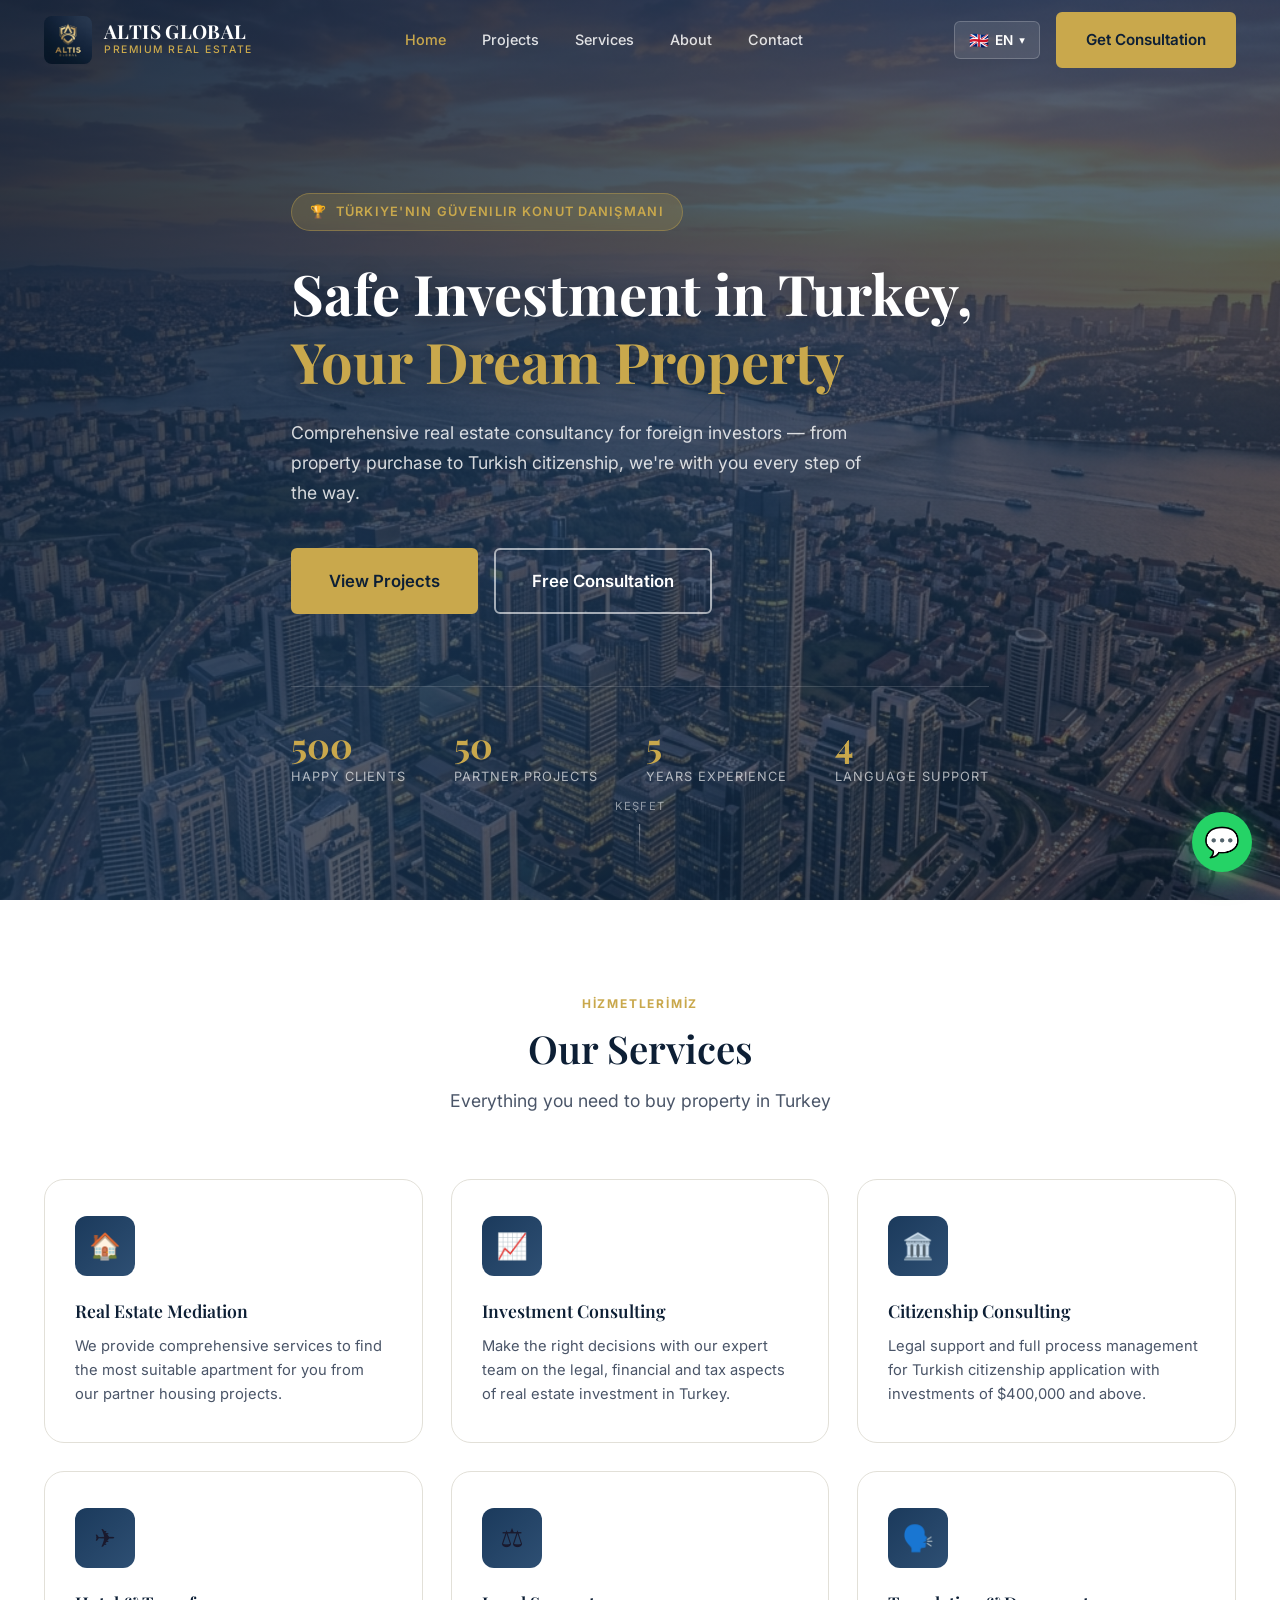
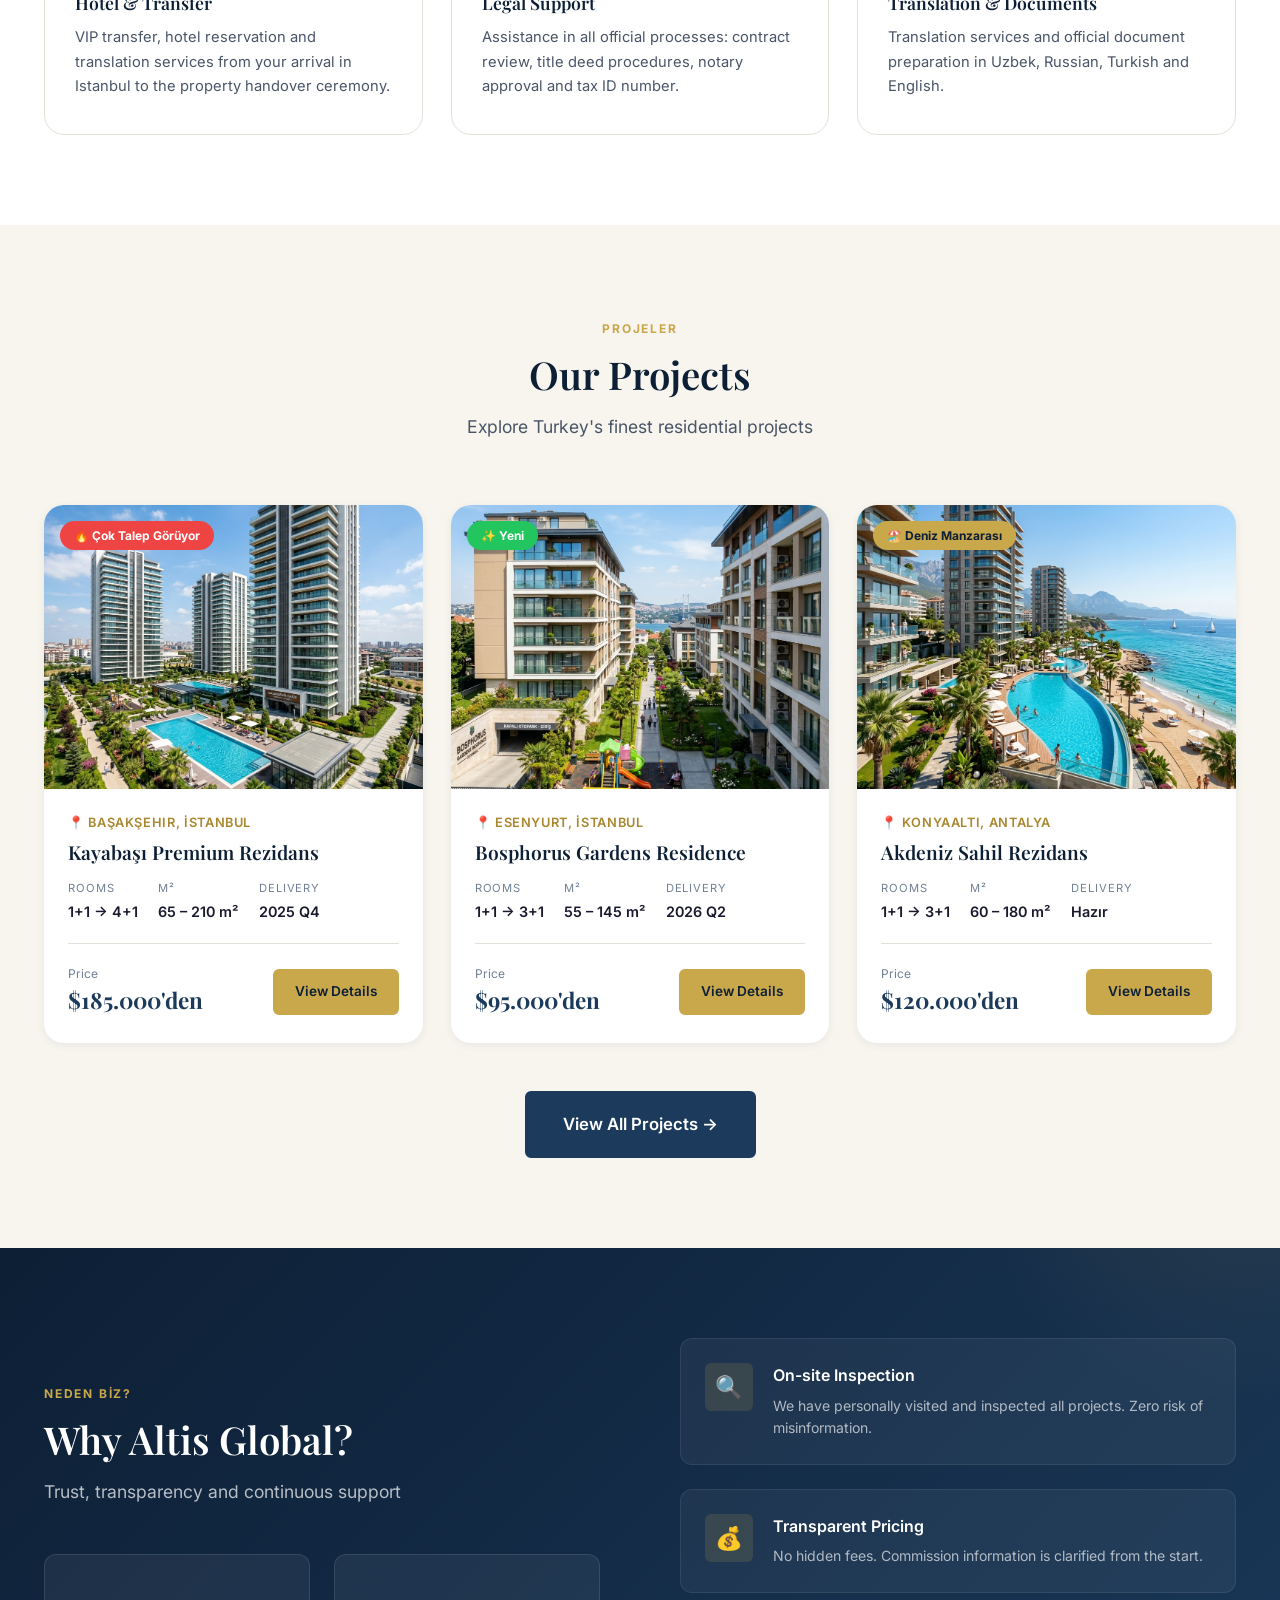
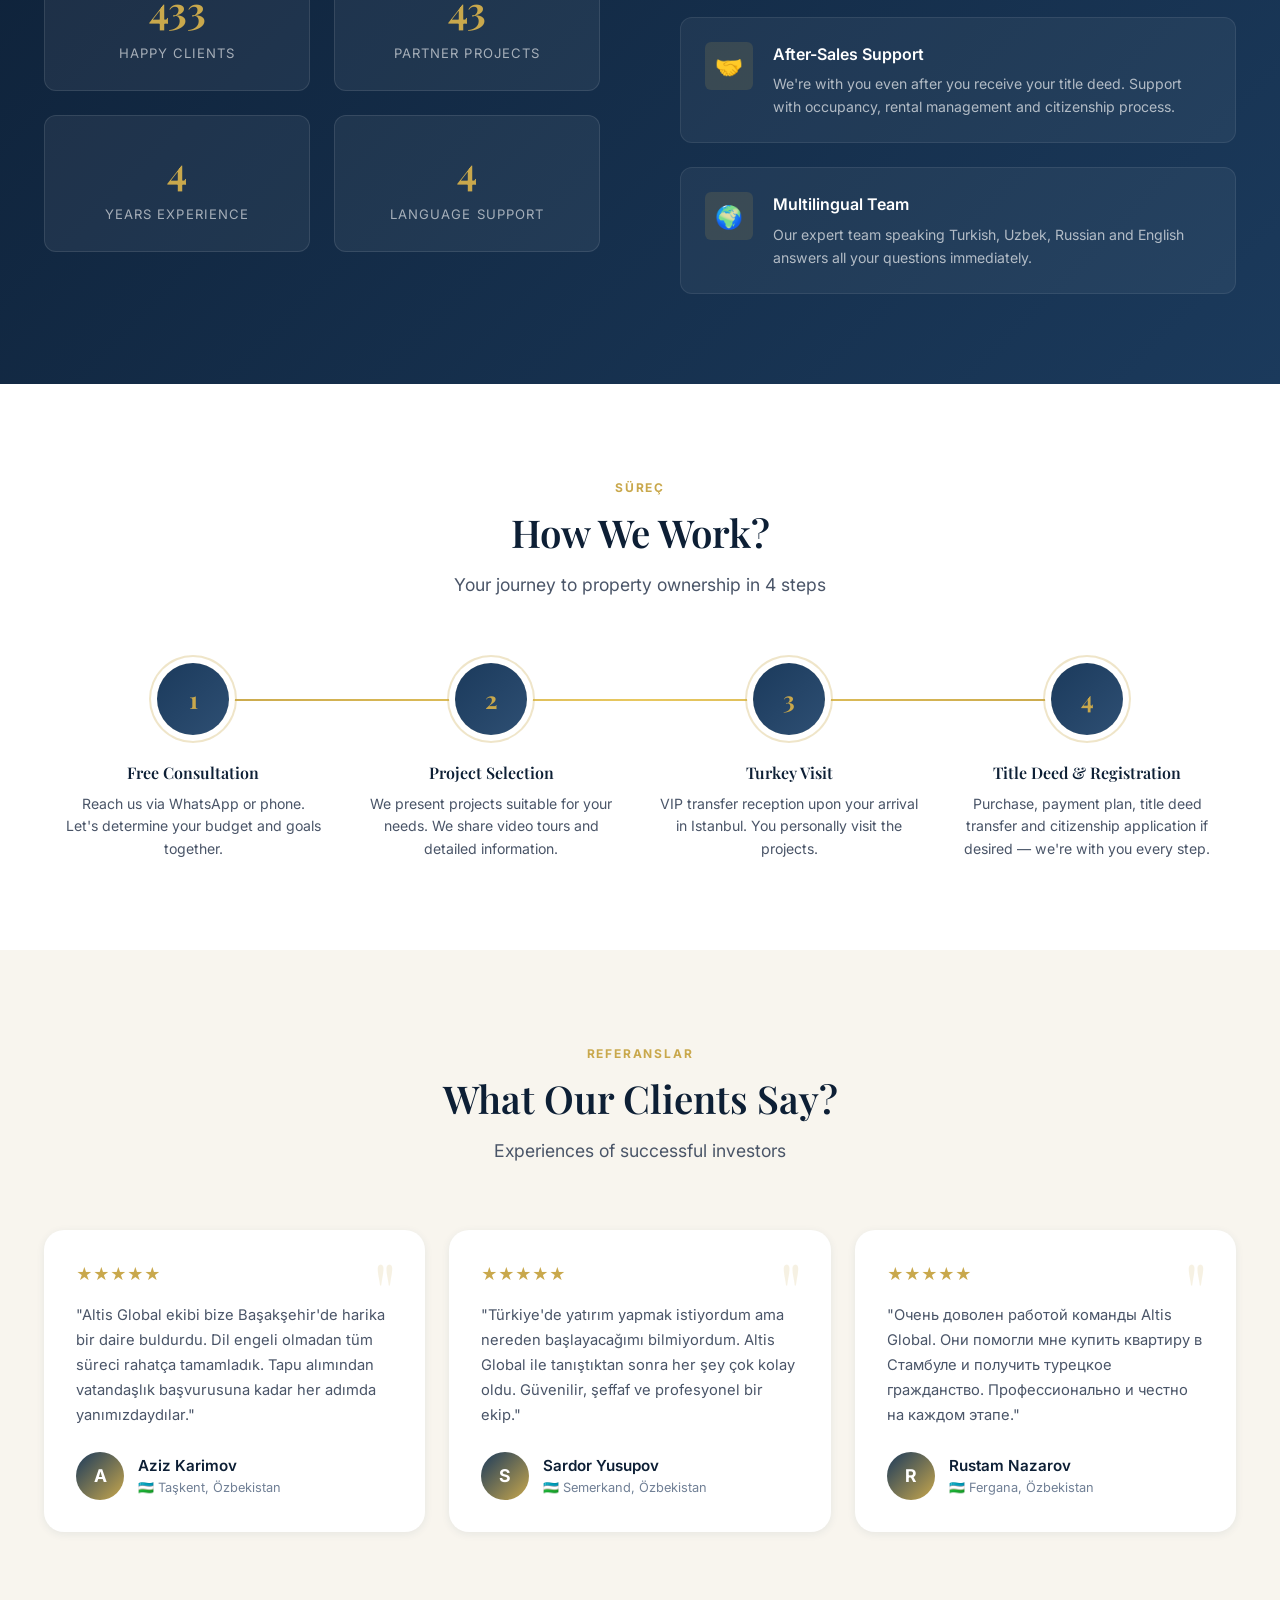
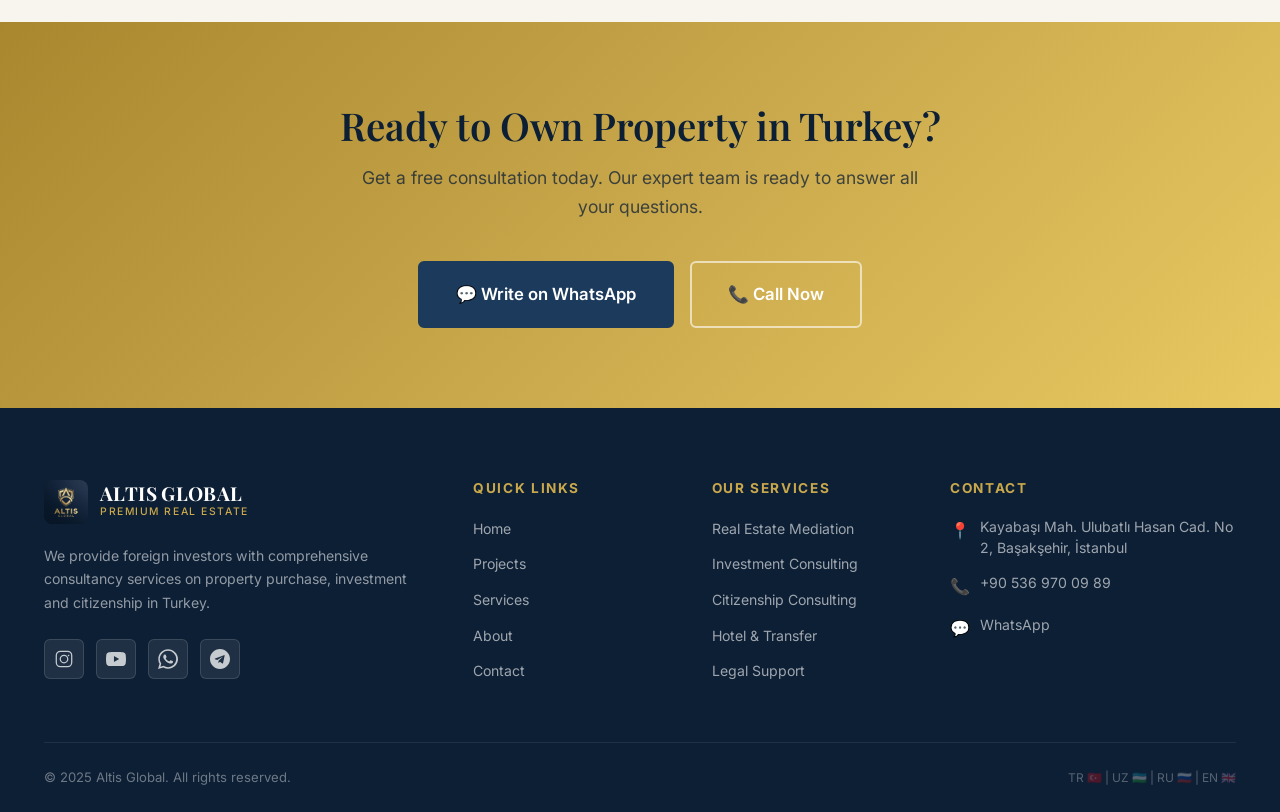
<file: index.html>
<!DOCTYPE html>
<html lang="tr" dir="ltr">
<head>
  <meta charset="UTF-8" />
  <meta name="viewport" content="width=device-width, initial-scale=1.0" />
  <title>Altis Global — Türkiye'de Konut & Yatırım Danışmanlığı</title>
  <meta name="description" content="Yabancı yatırımcılara Türkiye'de konut alımı, yatırım danışmanlığı ve vatandaşlık hizmetleri. Özbekistan ve Orta Asya'dan müşterilere özel çok dilli hizmet." />
  <meta property="og:title" content="Altis Global — Türkiye'de Konut & Yatırım" />
  <meta property="og:description" content="Yabancı yatırımcılara Türkiye'de konut alımı ve vatandaşlık danışmanlığı." />
  <meta property="og:type" content="website" />
  <link rel="stylesheet" href="assets/css/main.css" />
  <link rel="icon" type="image/png" href="assets/images/logo.png" />
</head>
<body>

<!-- ============================================================ NAVBAR -->
<nav id="navbar" class="transparent">
  <div class="nav-inner">
    <a href="index.html" class="nav-logo">
      <img src="assets/images/logo.png" alt="Altis Global Logo" />
      <div class="nav-logo-text">
        <span class="brand-name">ALTIS GLOBAL</span>
        <span class="brand-sub">Premium Real Estate</span>
      </div>
    </a>
    <ul class="nav-links">
      <li><a href="index.html" data-i18n="nav.home">Ana Sayfa</a></li>
      <li><a href="projects.html" data-i18n="nav.projects">Projeler</a></li>
      <li><a href="services.html" data-i18n="nav.services">Hizmetler</a></li>
      <li><a href="about.html" data-i18n="nav.about">Hakkımızda</a></li>
      <li><a href="contact.html" data-i18n="nav.contact">İletişim</a></li>
    </ul>
    <div class="nav-right">
      <div class="lang-switcher">
        <button class="lang-btn" id="langBtn" aria-label="Dil Seç">
          <span class="flag">🇹🇷</span>
          <span class="lang-code">TR</span>
          <span class="chevron">▾</span>
        </button>
        <div class="lang-dropdown" id="langDropdown">
          <div class="lang-option" data-lang="tr"><span class="flag">🇹🇷</span> Türkçe</div>
          <div class="lang-option" data-lang="uz"><span class="flag">🇺🇿</span> O'zbekcha</div>
          <div class="lang-option" data-lang="ru"><span class="flag">🇷🇺</span> Русский</div>
          <div class="lang-option" data-lang="en"><span class="flag">🇬🇧</span> English</div>
        </div>
      </div>
      <a href="contact.html" class="btn btn-primary nav-cta" data-i18n="nav.cta">Danışmanlık Al</a>
      <button class="hamburger" id="hamburger" aria-label="Menü">
        <span></span><span></span><span></span>
      </button>
    </div>
  </div>
</nav>

<!-- Mobile Menu -->
<div class="mobile-menu" id="mobileMenu">
  <a href="index.html"    data-i18n="nav.home">Ana Sayfa</a>
  <a href="projects.html" data-i18n="nav.projects">Projeler</a>
  <a href="services.html" data-i18n="nav.services">Hizmetler</a>
  <a href="about.html"    data-i18n="nav.about">Hakkımızda</a>
  <a href="contact.html"  data-i18n="nav.contact">İletişim</a>
  <a href="contact.html" class="btn btn-primary mobile-cta" data-i18n="nav.cta">Danışmanlık Al</a>
</div>

<!-- ============================================================ HERO -->
<section id="hero">
  <div class="hero-bg"></div>
  <div class="hero-overlay"></div>
  <div class="container hero-content">
    <div class="hero-badge">🏆 <span>Türkiye'nin Güvenilir Konut Danışmanı</span></div>
    <h1 class="hero-title">
      <span data-i18n="hero.tagline">Türkiye'de Güvenli Yatırım,<br/><span class="gold">Hayalinizdeki Konut</span></span>
    </h1>
    <p class="hero-subtitle" data-i18n="hero.subtitle">
      Yabancı yatırımcılar için kapsamlı emlak danışmanlığı — konut alımından Türk vatandaşlığına kadar her adımda yanınızdayız.
    </p>
    <div class="hero-buttons">
      <a href="projects.html" class="btn btn-primary btn-lg" data-i18n="hero.btn_projects">Projeleri İncele</a>
      <a href="contact.html"  class="btn btn-outline btn-lg" data-i18n="hero.btn_contact">Ücretsiz Danışmanlık</a>
    </div>
    <div class="hero-stats">
      <div>
        <div class="hero-stat-val" data-count="500">0</div>
        <div class="hero-stat-label" data-i18n="why.stat1_label">Mutlu Müşteri</div>
      </div>
      <div>
        <div class="hero-stat-val" data-count="50">0</div>
        <div class="hero-stat-label" data-i18n="why.stat2_label">Anlaşmalı Proje</div>
      </div>
      <div>
        <div class="hero-stat-val" data-count="5">0</div>
        <div class="hero-stat-label" data-i18n="why.stat3_label">Yıl Tecrübe</div>
      </div>
      <div>
        <div class="hero-stat-val">4</div>
        <div class="hero-stat-label" data-i18n="why.stat4_label">Dil Desteği</div>
      </div>
    </div>
  </div>
  <div class="scroll-indicator">Keşfet</div>
</section>

<!-- ============================================================ SERVICES -->
<section id="services">
  <div class="container">
    <div class="section-header">
      <span class="section-label">HİZMETLERİMİZ</span>
      <h2 class="section-title" data-i18n="services.title">Hizmetlerimiz</h2>
      <p class="section-subtitle" data-i18n="services.subtitle">Türkiye'de konut satın alma sürecinde ihtiyaç duyduğunuz her şeyi sunuyoruz</p>
    </div>
    <div class="services-grid">
      <div class="service-card reveal">
        <div class="service-icon">🏠</div>
        <h3 class="service-title" data-i18n="services.realty_title">Emlak Aracılığı</h3>
        <p class="service-desc" data-i18n="services.realty_desc">Anlaşmalı olduğumuz seçkin konut projelerinden size en uygun daireyi bulmak için kapsamlı hizmet sunuyoruz.</p>
      </div>
      <div class="service-card reveal reveal-delay-1">
        <div class="service-icon">📈</div>
        <h3 class="service-title" data-i18n="services.consulting_title">Yatırım Danışmanlığı</h3>
        <p class="service-desc" data-i18n="services.consulting_desc">Türkiye'de gayrimenkul yatırımlarının hukuki, finansal ve vergisel boyutlarında uzman ekibimizle doğru kararı alın.</p>
      </div>
      <div class="service-card reveal reveal-delay-2">
        <div class="service-icon">🏛️</div>
        <h3 class="service-title" data-i18n="services.citizenship_title">Vatandaşlık Danışmanlığı</h3>
        <p class="service-desc" data-i18n="services.citizenship_desc">400.000 $ ve üzeri yatırımla Türk vatandaşlığı başvurusunda hukuki destek ve tam süreç yönetimi.</p>
      </div>
      <div class="service-card reveal reveal-delay-1">
        <div class="service-icon">✈️</div>
        <h3 class="service-title" data-i18n="services.transfer_title">Otel & Transfer</h3>
        <p class="service-desc" data-i18n="services.transfer_desc">İstanbul'a gelişinizden konut teslim törenine kadar VIP transfer, otel rezervasyonu ve tercümanlık hizmetleri.</p>
      </div>
      <div class="service-card reveal reveal-delay-2">
        <div class="service-icon">⚖️</div>
        <h3 class="service-title" data-i18n="services.legal_title">Hukuki Destek</h3>
        <p class="service-desc" data-i18n="services.legal_desc">Sözleşme incelemesi, tapu işlemleri, noter onayı ve vergi numarası çıkartma gibi tüm resmi süreçlerde destek.</p>
      </div>
      <div class="service-card reveal reveal-delay-3">
        <div class="service-icon">🗣️</div>
        <h3 class="service-title" data-i18n="services.translation_title">Tercümanlık & Evrak</h3>
        <p class="service-desc" data-i18n="services.translation_desc">Özbekçe, Rusça, Türkçe ve İngilizce dillerinde tercümanlık ve resmi belge hazırlama hizmetleri.</p>
      </div>
    </div>
  </div>
</section>

<!-- ============================================================ PROJECTS -->
<section id="projects">
  <div class="container">
    <div class="section-header">
      <span class="section-label">PROJELER</span>
      <h2 class="section-title" data-i18n="projects.title">Öne Çıkan Projeler</h2>
      <p class="section-subtitle" data-i18n="projects.subtitle">Özenle seçilmiş konut projeleri</p>
    </div>
    <div class="projects-grid">

      <!-- Project 1 -->
      <a href="project-basaksehir.html" class="project-card reveal" data-city="istanbul">
        <div class="project-img-wrap">
          <img src="assets/images/project-basaksehir.jpg" alt="Başakşehir Rezidans" loading="lazy" />
          <span class="project-badge hot">🔥 Çok Talep Görüyor</span>
        </div>
        <div class="project-info">
          <div class="project-location">📍 Başakşehir, İstanbul</div>
          <h3 class="project-name">Kayabaşı Premium Rezidans</h3>
          <div class="project-meta">
            <div class="project-meta-item">
              <span class="project-meta-label" data-i18n="projects.rooms">Oda</span>
              <span class="project-meta-val">1+1 → 4+1</span>
            </div>
            <div class="project-meta-item">
              <span class="project-meta-label" data-i18n="projects.area">m²</span>
              <span class="project-meta-val">65 – 210 m²</span>
            </div>
            <div class="project-meta-item">
              <span class="project-meta-label" data-i18n="projects.delivery">Teslim</span>
              <span class="project-meta-val">2025 Q4</span>
            </div>
          </div>
          <div class="project-price">
            <div>
              <div class="project-price-label" data-i18n="projects.price_from">Fiyat</div>
              <div class="project-price-val">$185.000'den</div>
            </div>
            <span class="btn btn-primary btn-sm" data-i18n="projects.details">Detayları İncele</span>
          </div>
        </div>
      </a>

      <!-- Project 2 -->
      <a href="project-esenyurt.html" class="project-card reveal reveal-delay-1" data-city="istanbul">
        <div class="project-img-wrap">
          <img src="assets/images/project-esenyurt.jpg" alt="Esenyurt Konut" loading="lazy" />
          <span class="project-badge new">✨ Yeni</span>
        </div>
        <div class="project-info">
          <div class="project-location">📍 Esenyurt, İstanbul</div>
          <h3 class="project-name">Bosphorus Gardens Residence</h3>
          <div class="project-meta">
            <div class="project-meta-item">
              <span class="project-meta-label" data-i18n="projects.rooms">Oda</span>
              <span class="project-meta-val">1+1 → 3+1</span>
            </div>
            <div class="project-meta-item">
              <span class="project-meta-label" data-i18n="projects.area">m²</span>
              <span class="project-meta-val">55 – 145 m²</span>
            </div>
            <div class="project-meta-item">
              <span class="project-meta-label" data-i18n="projects.delivery">Teslim</span>
              <span class="project-meta-val">2026 Q2</span>
            </div>
          </div>
          <div class="project-price">
            <div>
              <div class="project-price-label" data-i18n="projects.price_from">Fiyat</div>
              <div class="project-price-val">$95.000'den</div>
            </div>
            <span class="btn btn-primary btn-sm" data-i18n="projects.details">Detayları İncele</span>
          </div>
        </div>
      </a>

      <!-- Project 3 -->
      <a href="project-antalya.html" class="project-card reveal reveal-delay-2" data-city="antalya">
        <div class="project-img-wrap">
          <img src="assets/images/project-antalya.jpg" alt="Antalya Deniz Manzaralı" loading="lazy" />
          <span class="project-badge">🏖️ Deniz Manzarası</span>
        </div>
        <div class="project-info">
          <div class="project-location">📍 Konyaaltı, Antalya</div>
          <h3 class="project-name">Akdeniz Sahil Rezidans</h3>
          <div class="project-meta">
            <div class="project-meta-item">
              <span class="project-meta-label" data-i18n="projects.rooms">Oda</span>
              <span class="project-meta-val">1+1 → 3+1</span>
            </div>
            <div class="project-meta-item">
              <span class="project-meta-label" data-i18n="projects.area">m²</span>
              <span class="project-meta-val">60 – 180 m²</span>
            </div>
            <div class="project-meta-item">
              <span class="project-meta-label" data-i18n="projects.delivery">Teslim</span>
              <span class="project-meta-val">Hazır</span>
            </div>
          </div>
          <div class="project-price">
            <div>
              <div class="project-price-label" data-i18n="projects.price_from">Fiyat</div>
              <div class="project-price-val">$120.000'den</div>
            </div>
            <span class="btn btn-primary btn-sm" data-i18n="projects.details">Detayları İncele</span>
          </div>
        </div>
      </a>

    </div>
    <div class="projects-center">
      <a href="projects.html" class="btn btn-navy btn-lg" data-i18n="projects.view_all">Tüm Projeleri Gör →</a>
    </div>
  </div>
</section>

<!-- ============================================================ WHY US -->
<section id="why">
  <div class="container">
    <div class="why-inner">
      <div class="why-left">
        <span class="section-label">NEDEN BİZ?</span>
        <h2 class="section-title reveal" data-i18n="why.title">Neden Altis Global?</h2>
        <p class="section-subtitle reveal" data-i18n="why.subtitle">Güven, şeffaflık ve kesintisiz destek</p>
        <div class="why-stats">
          <div class="why-stat reveal">
            <span class="why-stat-val" data-count="500" data-i18n="why.stat1_val">500+</span>
            <span class="why-stat-label" data-i18n="why.stat1_label">Mutlu Müşteri</span>
          </div>
          <div class="why-stat reveal reveal-delay-1">
            <span class="why-stat-val" data-count="50" data-i18n="why.stat2_val">50+</span>
            <span class="why-stat-label" data-i18n="why.stat2_label">Anlaşmalı Proje</span>
          </div>
          <div class="why-stat reveal reveal-delay-2">
            <span class="why-stat-val" data-count="5" data-i18n="why.stat3_val">5+</span>
            <span class="why-stat-label" data-i18n="why.stat3_label">Yıl Tecrübe</span>
          </div>
          <div class="why-stat reveal reveal-delay-3">
            <span class="why-stat-val">4</span>
            <span class="why-stat-label" data-i18n="why.stat4_label">Dil Desteği</span>
          </div>
        </div>
      </div>
      <div class="why-reasons">
        <div class="why-reason reveal">
          <div class="why-reason-icon">🔍</div>
          <div>
            <div class="why-reason-title" data-i18n="why.r1_title">Yerinde İnceleme</div>
            <p data-i18n="why.r1_desc">Tüm projeleri bizzat ziyaret ederek inceledik. Yanlış bilgi verme riskimiz sıfır.</p>
          </div>
        </div>
        <div class="why-reason reveal reveal-delay-1">
          <div class="why-reason-icon">💰</div>
          <div>
            <div class="why-reason-title" data-i18n="why.r2_title">Şeffaf Fiyatlama</div>
            <p data-i18n="why.r2_desc">Gizli ücret yok. Komisyon bilgileri başından netleştirilir.</p>
          </div>
        </div>
        <div class="why-reason reveal reveal-delay-2">
          <div class="why-reason-icon">🤝</div>
          <div>
            <div class="why-reason-title" data-i18n="why.r3_title">Satış Sonrası Destek</div>
            <p data-i18n="why.r3_desc">Tapunuzu aldıktan sonra da yanınızdayız. İskân, kira yönetimi ve vatandaşlık sürecinde destek.</p>
          </div>
        </div>
        <div class="why-reason reveal reveal-delay-3">
          <div class="why-reason-icon">🌍</div>
          <div>
            <div class="why-reason-title" data-i18n="why.r4_title">Çok Dilli Ekip</div>
            <p data-i18n="why.r4_desc">Türkçe, Özbekçe, Rusça ve İngilizce konuşan uzman ekibimiz her sorunuza anında cevap verir.</p>
          </div>
        </div>
      </div>
    </div>
  </div>
</section>

<!-- ============================================================ PROCESS -->
<section id="process">
  <div class="container">
    <div class="section-header">
      <span class="section-label">SÜREÇ</span>
      <h2 class="section-title" data-i18n="process.title">Nasıl Çalışıyoruz?</h2>
      <p class="section-subtitle" data-i18n="process.subtitle">Konut sahibi olma yolculuğunuz 4 adımda</p>
    </div>
    <div class="process-steps">
      <div class="process-step reveal">
        <div class="step-number">1</div>
        <h3 class="step-title" data-i18n="process.step1_title">Ücretsiz Danışma</h3>
        <p class="step-desc" data-i18n="process.step1_desc">WhatsApp veya telefon üzerinden bize ulaşın. Bütçenizi ve hedeflerinizi birlikte belirleyelim.</p>
      </div>
      <div class="process-step reveal reveal-delay-1">
        <div class="step-number">2</div>
        <h3 class="step-title" data-i18n="process.step2_title">Proje Seçimi</h3>
        <p class="step-desc" data-i18n="process.step2_desc">İhtiyaçlarınıza uygun projeleri sunuyoruz. Video turları ve detaylı bilgileri paylaşıyoruz.</p>
      </div>
      <div class="process-step reveal reveal-delay-2">
        <div class="step-number">3</div>
        <h3 class="step-title" data-i18n="process.step3_title">Türkiye Ziyareti</h3>
        <p class="step-desc" data-i18n="process.step3_desc">İstanbul'a gelişinizde VIP transfer karşılama. Projeleri bizzat ziyaret ediyorsunuz.</p>
      </div>
      <div class="process-step reveal reveal-delay-3">
        <div class="step-number">4</div>
        <h3 class="step-title" data-i18n="process.step4_title">Tapu & Tescil</h3>
        <p class="step-desc" data-i18n="process.step4_desc">Satın alma, ödeme planı, tapu devri ve isterseniz vatandaşlık başvurusu — her adımda yanınızdayız.</p>
      </div>
    </div>
  </div>
</section>

<!-- ============================================================ TESTIMONIALS -->
<section id="testimonials">
  <div class="container">
    <div class="section-header">
      <span class="section-label">REFERANSLAR</span>
      <h2 class="section-title" data-i18n="testimonials.title">Müşterilerimiz Ne Diyor?</h2>
      <p class="section-subtitle" data-i18n="testimonials.subtitle">Başarılı yatırımcıların deneyimleri</p>
    </div>
    <div class="testimonials-track">
      <div class="testimonial-card reveal">
        <div class="testimonial-stars">★★★★★</div>
        <p class="testimonial-text">"Altis Global ekibi bize Başakşehir'de harika bir daire buldurdu. Dil engeli olmadan tüm süreci rahatça tamamladık. Tapu alımından vatandaşlık başvurusuna kadar her adımda yanımızdaydılar."</p>
        <div class="testimonial-author">
          <div class="testimonial-avatar">A</div>
          <div>
            <div class="testimonial-name">Aziz Karimov</div>
            <div class="testimonial-country">🇺🇿 Taşkent, Özbekistan</div>
          </div>
        </div>
      </div>
      <div class="testimonial-card reveal reveal-delay-1">
        <div class="testimonial-stars">★★★★★</div>
        <p class="testimonial-text">"Türkiye'de yatırım yapmak istiyordum ama nereden başlayacağımı bilmiyordum. Altis Global ile tanıştıktan sonra her şey çok kolay oldu. Güvenilir, şeffaf ve profesyonel bir ekip."</p>
        <div class="testimonial-author">
          <div class="testimonial-avatar">S</div>
          <div>
            <div class="testimonial-name">Sardor Yusupov</div>
            <div class="testimonial-country">🇺🇿 Semerkand, Özbekistan</div>
          </div>
        </div>
      </div>
      <div class="testimonial-card reveal reveal-delay-2">
        <div class="testimonial-stars">★★★★★</div>
        <p class="testimonial-text">"Очень доволен работой команды Altis Global. Они помогли мне купить квартиру в Стамбуле и получить турецкое гражданство. Профессионально и честно на каждом этапе."</p>
        <div class="testimonial-author">
          <div class="testimonial-avatar">R</div>
          <div>
            <div class="testimonial-name">Rustam Nazarov</div>
            <div class="testimonial-country">🇺🇿 Fergana, Özbekistan</div>
          </div>
        </div>
      </div>
    </div>
  </div>
</section>

<!-- ============================================================ CTA -->
<section id="cta">
  <div class="container cta-inner">
    <h2 data-i18n="cta.title">Türkiye'de Konut Sahibi Olmaya Hazır mısınız?</h2>
    <p data-i18n="cta.subtitle">Bugün ücretsiz danışmanlık alın. Uzman ekibimiz tüm sorularınızı yanıtlamak için hazır.</p>
    <div class="cta-buttons">
      <a href="https://wa.me/905369700989?text=Merhaba%2C%20Altis%20Global%20sitesinden%20yaz%C4%B1yorum." target="_blank" class="btn btn-navy btn-lg" data-i18n="cta.whatsapp">
        💬 WhatsApp ile Yazın
      </a>
      <a href="tel:+905369700989" class="btn btn-outline btn-lg" data-i18n="cta.call">📞 Hemen Arayın</a>
    </div>
  </div>
</section>

<!-- ============================================================ FOOTER -->
<footer id="footer">
  <div class="container">
    <div class="footer-grid">
      <div class="footer-brand">
        <div class="nav-logo">
          <img src="assets/images/logo.png" alt="Altis Global" style="height:44px;" />
          <div class="nav-logo-text">
            <span class="brand-name">ALTIS GLOBAL</span>
            <span class="brand-sub">Premium Real Estate</span>
          </div>
        </div>
        <p data-i18n="footer.desc">Yabancı yatırımcılara Türkiye'de konut alımı, yatırım ve vatandaşlık konularında kapsamlı danışmanlık hizmetleri sunuyoruz.</p>
        <div class="footer-socials">
          <a href="https://www.instagram.com/altis_global/" class="social-link" aria-label="Instagram" target="_blank"><svg viewBox="0 0 24 24"><path d="M7.75 2h8.5A5.75 5.75 0 0 1 22 7.75v8.5A5.75 5.75 0 0 1 16.25 22h-8.5A5.75 5.75 0 0 1 2 16.25v-8.5A5.75 5.75 0 0 1 7.75 2Zm0 1.5A4.25 4.25 0 0 0 3.5 7.75v8.5A4.25 4.25 0 0 0 7.75 20.5h8.5A4.25 4.25 0 0 0 20.5 16.25v-8.5A4.25 4.25 0 0 0 16.25 3.5Zm4.25 3.25a5.25 5.25 0 1 1 0 10.5 5.25 5.25 0 0 1 0-10.5Zm0 1.5a3.75 3.75 0 1 0 0 7.5 3.75 3.75 0 0 0 0-7.5Zm5.5-1.5a1 1 0 1 1 0 2 1 1 0 0 1 0-2Z"/></svg></a>
          <a href="https://www.youtube.com/@Altis_Global" class="social-link" aria-label="YouTube" target="_blank"><svg viewBox="0 0 24 24"><path d="M23.5 6.19a3.02 3.02 0 0 0-2.12-2.14C19.5 3.5 12 3.5 12 3.5s-7.5 0-9.38.55A3.02 3.02 0 0 0 .5 6.19 31.6 31.6 0 0 0 0 12a31.6 31.6 0 0 0 .5 5.81 3.02 3.02 0 0 0 2.12 2.14c1.88.55 9.38.55 9.38.55s7.5 0 9.38-.55a3.02 3.02 0 0 0 2.12-2.14A31.6 31.6 0 0 0 24 12a31.6 31.6 0 0 0-.5-5.81ZM9.55 15.57V8.43L15.82 12 9.55 15.57Z"/></svg></a>
          <a href="https://wa.me/905369700989" class="social-link" aria-label="WhatsApp" target="_blank"><svg viewBox="0 0 24 24"><path d="M17.47 14.38c-.29-.14-1.7-.84-1.96-.94-.27-.1-.46-.14-.66.14-.2.29-.76.94-.93 1.13-.17.2-.34.22-.63.07-.29-.14-1.22-.45-2.32-1.43a8.7 8.7 0 0 1-1.6-2c-.17-.29-.02-.44.13-.59.13-.13.29-.34.43-.51.14-.17.2-.29.3-.48.1-.2.04-.37-.03-.51-.07-.15-.65-1.57-.9-2.15-.23-.56-.47-.49-.65-.49h-.55a1.06 1.06 0 0 0-.77.36c-.27.29-1.01.99-1.01 2.41 0 1.42 1.03 2.8 1.18 2.99.14.2 2.03 3.1 4.93 4.34.69.3 1.23.47 1.65.6.69.22 1.32.2 1.82.11.55-.08 1.7-.69 1.94-1.36.24-.67.24-1.24.17-1.36-.07-.12-.27-.2-.56-.33Zm-5.42 7.4a9.87 9.87 0 0 1-5.03-1.38l-.36-.21-3.74.98 1-3.65-.24-.37A9.86 9.86 0 0 1 2.13 12 9.87 9.87 0 0 1 12.05 2.13 9.87 9.87 0 0 1 21.87 12a9.87 9.87 0 0 1-9.82 9.78Zm0-21.56C5.63.22.35 5.46.35 11.88a11.6 11.6 0 0 0 1.56 5.83L0 24l6.47-1.7a11.64 11.64 0 0 0 5.58 1.42C18.47 23.72 24 18.47 24 12 24 5.53 18.47.22 12.05.22Z"/></svg></a>
          <a href="https://t.me/Altis_Global" class="social-link" aria-label="Telegram" target="_blank"><svg viewBox="0 0 24 24"><path d="M12 0C5.37 0 0 5.37 0 12s5.37 12 12 12 12-5.37 12-12S18.63 0 12 0Zm5.53 8.15-1.83 8.63c-.14.61-.5.76-.99.47l-2.76-2.03-1.33 1.28c-.15.15-.27.27-.56.27l.2-2.79 5.1-4.61c.22-.2-.05-.31-.34-.12l-6.31 3.98-2.72-.85c-.59-.18-.6-.59.12-.88l10.64-4.1c.49-.18.92.12.76.85Z"/></svg></a>
        </div>
      </div>
      <div class="footer-col">
        <h4 data-i18n="footer.links_title">Hızlı Bağlantılar</h4>
        <ul>
          <li><a href="index.html"    data-i18n="nav.home">Ana Sayfa</a></li>
          <li><a href="projects.html" data-i18n="nav.projects">Projeler</a></li>
          <li><a href="services.html" data-i18n="nav.services">Hizmetler</a></li>
          <li><a href="about.html"    data-i18n="nav.about">Hakkımızda</a></li>
          <li><a href="contact.html"  data-i18n="nav.contact">İletişim</a></li>
        </ul>
      </div>
      <div class="footer-col">
        <h4 data-i18n="footer.services_title">Hizmetlerimiz</h4>
        <ul>
          <li><a href="services.html" data-i18n="services.realty_title">Emlak Aracılığı</a></li>
          <li><a href="services.html" data-i18n="services.consulting_title">Yatırım Danışmanlığı</a></li>
          <li><a href="services.html" data-i18n="services.citizenship_title">Vatandaşlık</a></li>
          <li><a href="services.html" data-i18n="services.transfer_title">Otel & Transfer</a></li>
          <li><a href="services.html" data-i18n="services.legal_title">Hukuki Destek</a></li>
        </ul>
      </div>
      <div class="footer-col">
        <h4 data-i18n="footer.contact_title">İletişim</h4>
        <div class="footer-contact-item">
          <span class="footer-contact-icon">📍</span>
          <p data-i18n="footer.address">Kayabaşı Mah. Ulubatlı Hasan Cad. No 2, Başakşehir, İstanbul</p>
        </div>
        <div class="footer-contact-item">
          <span class="footer-contact-icon">📞</span>
          <a href="tel:+905369700989">+90 536 970 09 89</a>
        </div>
        <div class="footer-contact-item">
          <span class="footer-contact-icon">💬</span>
          <a href="https://wa.me/905369700989" target="_blank">WhatsApp</a>
        </div>
      </div>
    </div>
    <div class="footer-bottom">
      <p>© 2025 Altis Global. <span data-i18n="footer.rights">Tüm hakları saklıdır.</span></p>
      <p style="color:rgba(255,255,255,0.3);font-size:0.75rem;">TR 🇹🇷 | UZ 🇺🇿 | RU 🇷🇺 | EN 🇬🇧</p>
    </div>
  </div>
</footer>

<!-- WhatsApp Float -->
<a href="https://wa.me/905369700989" target="_blank" class="whatsapp-float" aria-label="WhatsApp">💬</a>

<script src="assets/js/translations.js"></script>
<script src="assets/js/i18n.js"></script>
<script src="assets/js/main.js"></script>
</body>
</html>
</file>
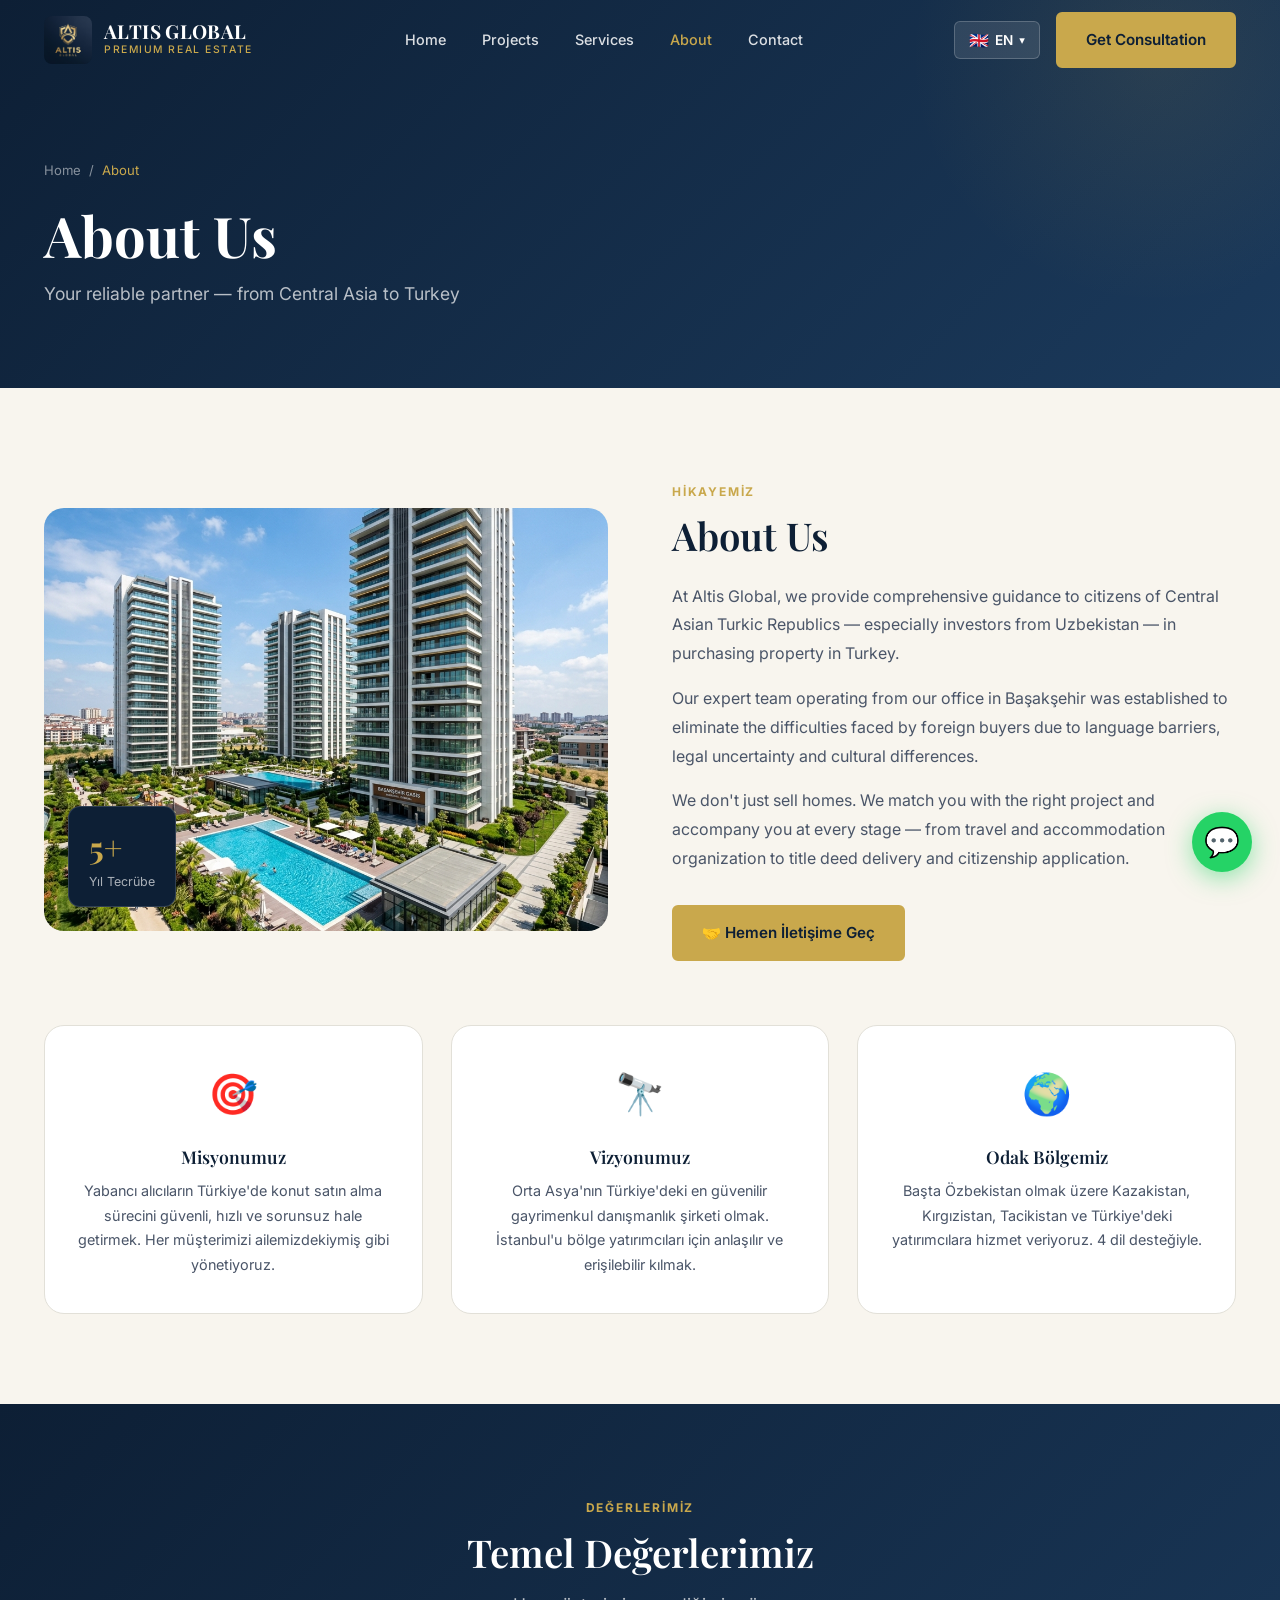
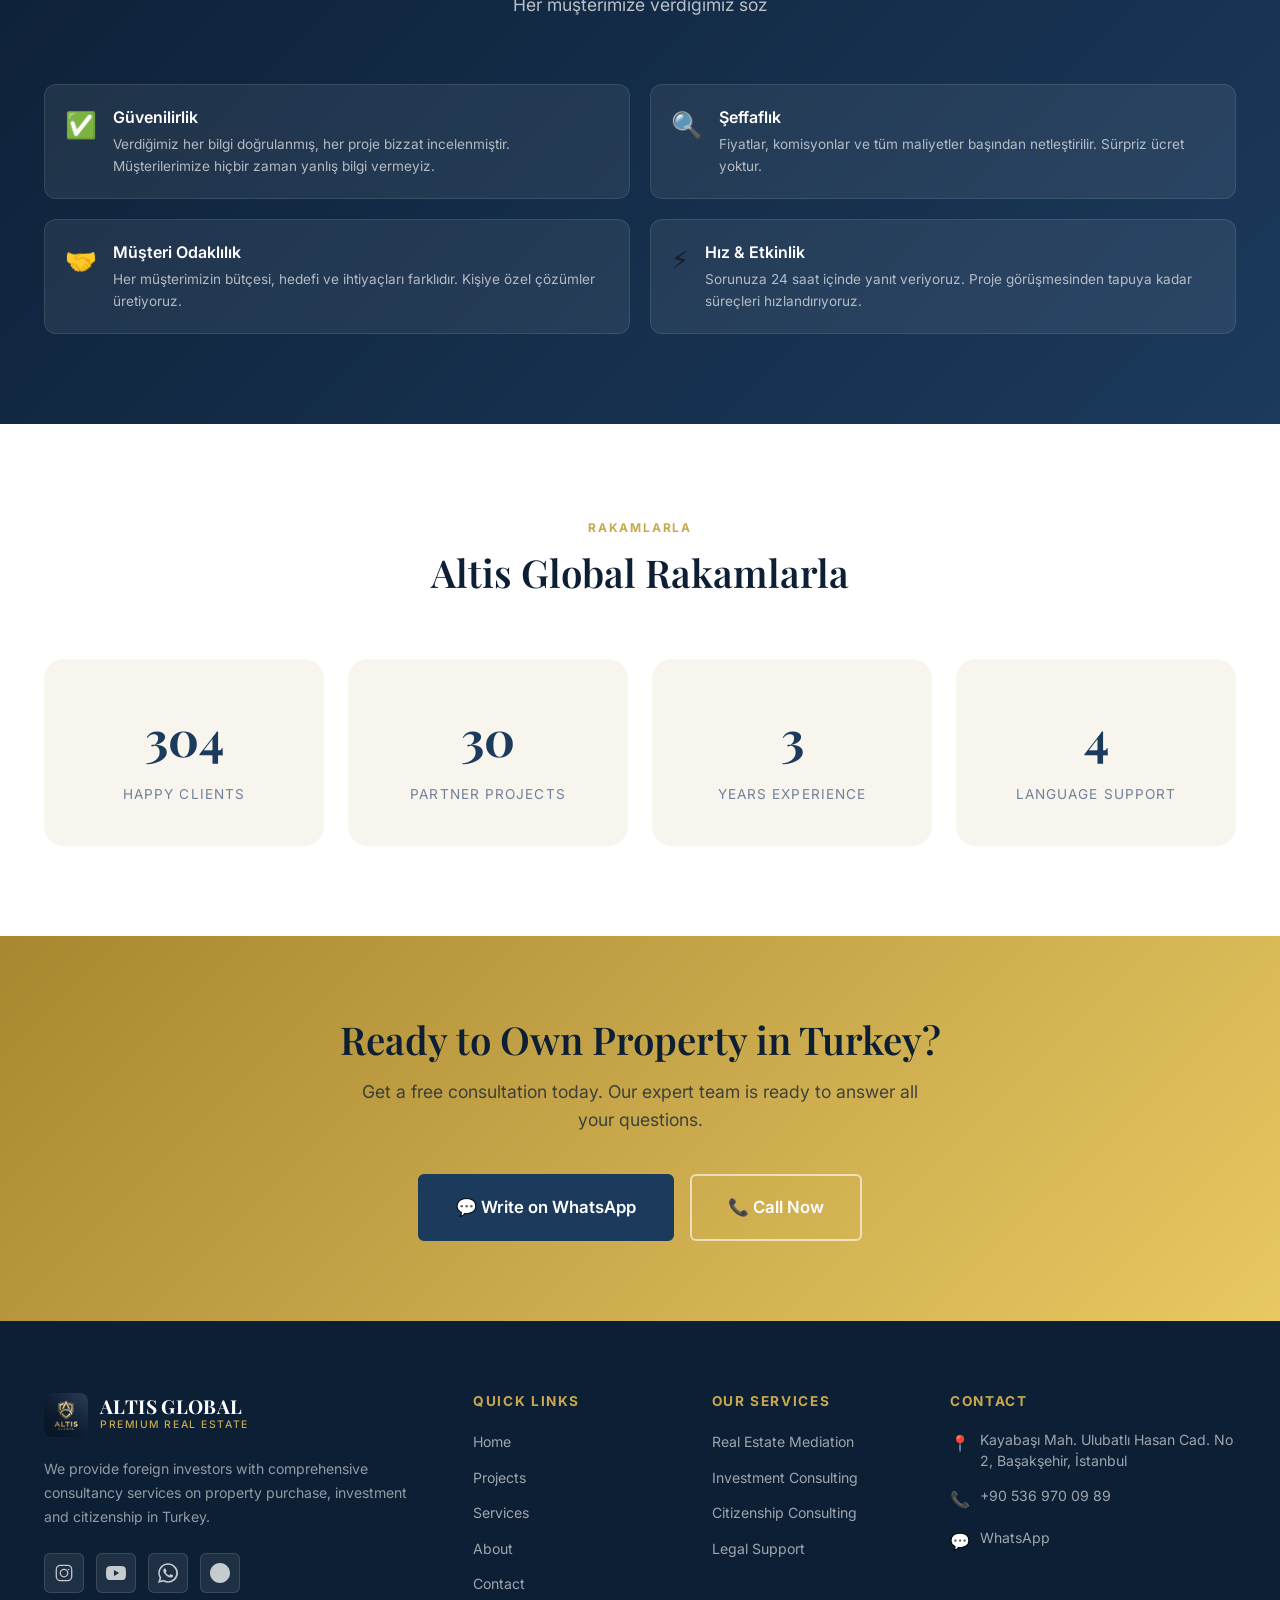
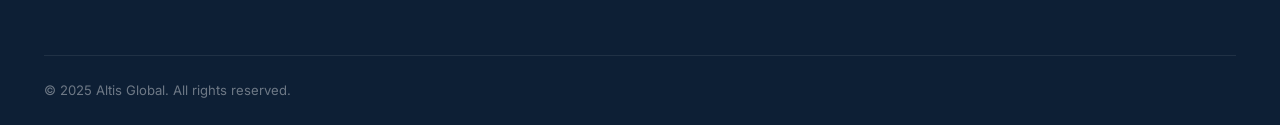
<file: about.html>
<!DOCTYPE html>
<html lang="tr" dir="ltr">
<head>
  <meta charset="UTF-8" />
  <meta name="viewport" content="width=device-width, initial-scale=1.0" />
  <title>Hakkımızda — Altis Global</title>
  <meta name="description" content="Altis Global hakkında bilgi alın. Orta Asya'dan Türkiye'ye konut alımı ve yatırım konusunda uzman ekibimiz." />
  <link rel="stylesheet" href="assets/css/main.css" />
  <link rel="icon" type="image/png" href="assets/images/logo.png" />
  <style>
    .mission-grid { display: grid; grid-template-columns: repeat(3, 1fr); gap: 28px; margin-top: 64px; }
    .mission-card {
      background: var(--white);
      border-radius: var(--radius-lg);
      padding: 36px 28px;
      text-align: center;
      border: 1px solid var(--border);
      transition: all var(--transition);
    }
    .mission-card:hover { transform: translateY(-6px); box-shadow: var(--shadow-lg); }
    .mission-icon { font-size: 2.5rem; margin-bottom: 20px; }
    .mission-card h3 { color: var(--navy-dark); margin-bottom: 12px; font-size: 1.1rem; }
    .mission-card p { font-size: 0.9rem; line-height: 1.7; }
    .values-grid { display: grid; grid-template-columns: repeat(2, 1fr); gap: 20px; margin-top: 40px; }
    .value-item {
      display: flex;
      gap: 16px;
      padding: 20px;
      background: rgba(255,255,255,0.07);
      border: 1px solid rgba(255,255,255,0.1);
      border-radius: var(--radius-md);
    }
    .value-icon { font-size: 1.6rem; }
    .value-title { font-weight: 600; color: var(--white); margin-bottom: 4px; }
    .value-desc { font-size: 0.85rem; color: rgba(255,255,255,0.65); }
    @media (max-width: 768px) {
      .mission-grid { grid-template-columns: 1fr; }
      .values-grid { grid-template-columns: 1fr; }
    }
  </style>
</head>
<body>

<!-- NAVBAR -->
<nav id="navbar" class="scrolled">
  <div class="nav-inner">
    <a href="index.html" class="nav-logo">
      <img src="assets/images/logo.png" alt="Altis Global" />
      <div class="nav-logo-text"><span class="brand-name">ALTIS GLOBAL</span><span class="brand-sub">Premium Real Estate</span></div>
    </a>
    <ul class="nav-links">
      <li><a href="index.html"    data-i18n="nav.home">Ana Sayfa</a></li>
      <li><a href="projects.html" data-i18n="nav.projects">Projeler</a></li>
      <li><a href="services.html" data-i18n="nav.services">Hizmetler</a></li>
      <li><a href="about.html"    data-i18n="nav.about" class="active">Hakkımızda</a></li>
      <li><a href="contact.html"  data-i18n="nav.contact">İletişim</a></li>
    </ul>
    <div class="nav-right">
      <div class="lang-switcher">
        <button class="lang-btn" id="langBtn"><span class="flag">🇹🇷</span><span class="lang-code">TR</span><span class="chevron">▾</span></button>
        <div class="lang-dropdown" id="langDropdown">
          <div class="lang-option" data-lang="tr"><span class="flag">🇹🇷</span> Türkçe</div>
          <div class="lang-option" data-lang="uz"><span class="flag">🇺🇿</span> O'zbekcha</div>
          <div class="lang-option" data-lang="ru"><span class="flag">🇷🇺</span> Русский</div>
          <div class="lang-option" data-lang="en"><span class="flag">🇬🇧</span> English</div>
        </div>
      </div>
      <a href="contact.html" class="btn btn-primary nav-cta" data-i18n="nav.cta">Danışmanlık Al</a>
      <button class="hamburger" id="hamburger"><span></span><span></span><span></span></button>
    </div>
  </div>
</nav>
<div class="mobile-menu" id="mobileMenu">
  <a href="index.html"    data-i18n="nav.home">Ana Sayfa</a>
  <a href="projects.html" data-i18n="nav.projects">Projeler</a>
  <a href="services.html" data-i18n="nav.services">Hizmetler</a>
  <a href="about.html"    data-i18n="nav.about">Hakkımızda</a>
  <a href="contact.html"  data-i18n="nav.contact">İletişim</a>
  <a href="contact.html" class="btn btn-primary mobile-cta" data-i18n="nav.cta">Danışmanlık Al</a>
</div>

<!-- PAGE HERO -->
<div class="page-hero">
  <div class="container">
    <div class="breadcrumb">
      <a href="index.html" data-i18n="nav.home">Ana Sayfa</a> / <span data-i18n="nav.about">Hakkımızda</span>
    </div>
    <h1 data-i18n="about.title">Hakkımızda</h1>
    <p data-i18n="about.subtitle">Güvenilir ortağınız — Orta Asya'dan Türkiye'ye</p>
  </div>
</div>

<!-- ABOUT INTRO -->
<section style="background:var(--cream);">
  <div class="container">
    <div class="about-intro">
      <div class="about-img-wrap reveal">
        <img src="assets/images/project-basaksehir.jpg" alt="Altis Global Ofis" />
        <div class="about-img-badge">
          <div class="num">5+</div>
          <div class="lbl">Yıl Tecrübe</div>
        </div>
      </div>
      <div class="about-text reveal reveal-delay-1">
        <span class="section-label">HİKAYEMİZ</span>
        <h2 class="section-title" data-i18n="about.title">Biz Kimiz?</h2>
        <p data-i18n="about.text1">Altis Global olarak, Orta Asya Türk Cumhuriyetleri vatandaşlarına — özellikle Özbekistan'dan yatırımcılara — Türkiye'de konut satın alma sürecinde kapsamlı rehberlik sunuyoruz.</p>
        <p data-i18n="about.text2">Başakşehir'deki ofisimizden hizmet veren uzman ekibimiz; dil engeli, hukuki belirsizlik ve kültürel farklılıklar nedeniyle yabancı alıcıların yaşadığı güçlükleri ortadan kaldırmak için kurulmuştur.</p>
        <p data-i18n="about.text3">Sadece ev satmıyoruz. Sizi doğru projeyle buluşturuyoruz, seyahat ve konaklama organizasyonundan tapu teslimi ve vatandaşlık başvurusuna kadar her süreçte yanınızda oluyoruz.</p>
        <a href="contact.html" class="btn btn-primary" style="margin-top:16px;">
          🤝 Hemen İletişime Geç
        </a>
      </div>
    </div>

    <!-- Mission Cards -->
    <div class="mission-grid">
      <div class="mission-card reveal">
        <div class="mission-icon">🎯</div>
        <h3>Misyonumuz</h3>
        <p>Yabancı alıcıların Türkiye'de konut satın alma sürecini güvenli, hızlı ve sorunsuz hale getirmek. Her müşterimizi ailemizdekiymiş gibi yönetiyoruz.</p>
      </div>
      <div class="mission-card reveal reveal-delay-1">
        <div class="mission-icon">🔭</div>
        <h3>Vizyonumuz</h3>
        <p>Orta Asya'nın Türkiye'deki en güvenilir gayrimenkul danışmanlık şirketi olmak. İstanbul'u bölge yatırımcıları için anlaşılır ve erişilebilir kılmak.</p>
      </div>
      <div class="mission-card reveal reveal-delay-2">
        <div class="mission-icon">🌍</div>
        <h3>Odak Bölgemiz</h3>
        <p>Başta Özbekistan olmak üzere Kazakistan, Kırgızistan, Tacikistan ve Türkiye'deki yatırımcılara hizmet veriyoruz. 4 dil desteğiyle.</p>
      </div>
    </div>
  </div>
</section>

<!-- VALUES -->
<section style="background:linear-gradient(135deg,var(--navy-dark),var(--navy));position:relative;overflow:hidden;">
  <div class="container">
    <div class="section-header">
      <span class="section-label">DEĞERLERİMİZ</span>
      <h2 class="section-title" style="color:var(--white);">Temel Değerlerimiz</h2>
      <p class="section-subtitle" style="color:rgba(255,255,255,0.7);">Her müşterimize verdiğimiz söz</p>
    </div>
    <div class="values-grid">
      <div class="value-item reveal">
        <div class="value-icon">✅</div>
        <div>
          <div class="value-title">Güvenilirlik</div>
          <div class="value-desc">Verdiğimiz her bilgi doğrulanmış, her proje bizzat incelenmiştir. Müşterilerimize hiçbir zaman yanlış bilgi vermeyiz.</div>
        </div>
      </div>
      <div class="value-item reveal reveal-delay-1">
        <div class="value-icon">🔍</div>
        <div>
          <div class="value-title">Şeffaflık</div>
          <div class="value-desc">Fiyatlar, komisyonlar ve tüm maliyetler başından netleştirilir. Sürpriz ücret yoktur.</div>
        </div>
      </div>
      <div class="value-item reveal reveal-delay-2">
        <div class="value-icon">🤝</div>
        <div>
          <div class="value-title">Müşteri Odaklılık</div>
          <div class="value-desc">Her müşterimizin bütçesi, hedefi ve ihtiyaçları farklıdır. Kişiye özel çözümler üretiyoruz.</div>
        </div>
      </div>
      <div class="value-item reveal reveal-delay-3">
        <div class="value-icon">⚡</div>
        <div>
          <div class="value-title">Hız & Etkinlik</div>
          <div class="value-desc">Sorunuza 24 saat içinde yanıt veriyoruz. Proje görüşmesinden tapuya kadar süreçleri hızlandırıyoruz.</div>
        </div>
      </div>
    </div>
  </div>
</section>

<!-- STATS -->
<section style="background:var(--white);">
  <div class="container">
    <div class="section-header">
      <span class="section-label">RAKAMLARLA</span>
      <h2 class="section-title">Altis Global Rakamlarla</h2>
    </div>
    <div style="display:grid;grid-template-columns:repeat(4,1fr);gap:24px;text-align:center;">
      <div style="padding:40px 20px;background:var(--cream);border-radius:var(--radius-lg);" class="reveal">
        <div style="font-family:var(--font-head);font-size:3rem;font-weight:700;color:var(--navy);" data-count="500">0</div>
        <div style="color:var(--text-light);font-size:0.85rem;margin-top:8px;text-transform:uppercase;letter-spacing:0.08em;" data-i18n="why.stat1_label">Mutlu Müşteri</div>
      </div>
      <div style="padding:40px 20px;background:var(--cream);border-radius:var(--radius-lg);" class="reveal reveal-delay-1">
        <div style="font-family:var(--font-head);font-size:3rem;font-weight:700;color:var(--navy);" data-count="50">0</div>
        <div style="color:var(--text-light);font-size:0.85rem;margin-top:8px;text-transform:uppercase;letter-spacing:0.08em;" data-i18n="why.stat2_label">Anlaşmalı Proje</div>
      </div>
      <div style="padding:40px 20px;background:var(--cream);border-radius:var(--radius-lg);" class="reveal reveal-delay-2">
        <div style="font-family:var(--font-head);font-size:3rem;font-weight:700;color:var(--navy);" data-count="5">0</div>
        <div style="color:var(--text-light);font-size:0.85rem;margin-top:8px;text-transform:uppercase;letter-spacing:0.08em;" data-i18n="why.stat3_label">Yıl Tecrübe</div>
      </div>
      <div style="padding:40px 20px;background:var(--cream);border-radius:var(--radius-lg);" class="reveal reveal-delay-3">
        <div style="font-family:var(--font-head);font-size:3rem;font-weight:700;color:var(--navy);">4</div>
        <div style="color:var(--text-light);font-size:0.85rem;margin-top:8px;text-transform:uppercase;letter-spacing:0.08em;" data-i18n="why.stat4_label">Dil Desteği</div>
      </div>
    </div>
  </div>
</section>

<!-- CTA -->
<section id="cta">
  <div class="container cta-inner">
    <h2 data-i18n="cta.title">Türkiye'de Konut Sahibi Olmaya Hazır mısınız?</h2>
    <p data-i18n="cta.subtitle">Bugün ücretsiz danışmanlık alın. Uzman ekibimiz tüm sorularınızı yanıtlamak için hazır.</p>
    <div class="cta-buttons">
      <a href="https://wa.me/905369700989?text=Merhaba%2C%20Hakkımızda%20sayfasından%20yazıyorum." target="_blank" class="btn btn-navy btn-lg" data-i18n="cta.whatsapp">💬 WhatsApp ile Yazın</a>
      <a href="tel:+905369700989" class="btn btn-outline btn-lg" data-i18n="cta.call">📞 Hemen Arayın</a>
    </div>
  </div>
</section>

<!-- FOOTER -->
<footer id="footer">
  <div class="container">
    <div class="footer-grid">
      <div class="footer-brand">
        <div class="nav-logo">
          <img src="assets/images/logo.png" alt="Altis Global" style="height:44px;" />
          <div class="nav-logo-text"><span class="brand-name">ALTIS GLOBAL</span><span class="brand-sub">Premium Real Estate</span></div>
        </div>
        <p data-i18n="footer.desc">Yabancı yatırımcılara Türkiye'de konut alımı, yatırım ve vatandaşlık konularında kapsamlı danışmanlık.</p>
        <div class="footer-socials">
          <a href="#" class="social-link" aria-label="Instagram"><svg viewBox="0 0 24 24"><path d="M7.75 2h8.5A5.75 5.75 0 0 1 22 7.75v8.5A5.75 5.75 0 0 1 16.25 22h-8.5A5.75 5.75 0 0 1 2 16.25v-8.5A5.75 5.75 0 0 1 7.75 2Zm0 1.5A4.25 4.25 0 0 0 3.5 7.75v8.5A4.25 4.25 0 0 0 7.75 20.5h8.5A4.25 4.25 0 0 0 20.5 16.25v-8.5A4.25 4.25 0 0 0 16.25 3.5Zm4.25 3.25a5.25 5.25 0 1 1 0 10.5 5.25 5.25 0 0 1 0-10.5Zm0 1.5a3.75 3.75 0 1 0 0 7.5 3.75 3.75 0 0 0 0-7.5Zm5.5-1.5a1 1 0 1 1 0 2 1 1 0 0 1 0-2Z"/></svg></a>
          <a href="#" class="social-link" aria-label="YouTube"><svg viewBox="0 0 24 24"><path d="M23.5 6.19a3.02 3.02 0 0 0-2.12-2.14C19.5 3.5 12 3.5 12 3.5s-7.5 0-9.38.55A3.02 3.02 0 0 0 .5 6.19 31.6 31.6 0 0 0 0 12a31.6 31.6 0 0 0 .5 5.81 3.02 3.02 0 0 0 2.12 2.14c1.88.55 9.38.55 9.38.55s7.5 0 9.38-.55a3.02 3.02 0 0 0 2.12-2.14A31.6 31.6 0 0 0 24 12a31.6 31.6 0 0 0-.5-5.81ZM9.55 15.57V8.43L15.82 12 9.55 15.57Z"/></svg></a>
          <a href="https://wa.me/905369700989" class="social-link" aria-label="WhatsApp" target="_blank"><svg viewBox="0 0 24 24"><path d="M17.47 14.38c-.29-.14-1.7-.84-1.96-.94-.27-.1-.46-.14-.66.14-.2.29-.76.94-.93 1.13-.17.2-.34.22-.63.07-.29-.14-1.22-.45-2.32-1.43a8.7 8.7 0 0 1-1.6-2c-.17-.29-.02-.44.13-.59.13-.13.29-.34.43-.51.14-.17.2-.29.3-.48.1-.2.04-.37-.03-.51-.07-.15-.65-1.57-.9-2.15-.23-.56-.47-.49-.65-.49h-.55a1.06 1.06 0 0 0-.77.36c-.27.29-1.01.99-1.01 2.41 0 1.42 1.03 2.8 1.18 2.99.14.2 2.03 3.1 4.93 4.34.69.3 1.23.47 1.65.6.69.22 1.32.2 1.82.11.55-.08 1.7-.69 1.94-1.36.24-.67.24-1.24.17-1.36-.07-.12-.27-.2-.56-.33Zm-5.42 7.4a9.87 9.87 0 0 1-5.03-1.38l-.36-.21-3.74.98 1-3.65-.24-.37A9.86 9.86 0 0 1 2.13 12 9.87 9.87 0 0 1 12.05 2.13 9.87 9.87 0 0 1 21.87 12a9.87 9.87 0 0 1-9.82 9.78Zm0-21.56C5.63.22.35 5.46.35 11.88a11.6 11.6 0 0 0 1.56 5.83L0 24l6.47-1.7a11.64 11.64 0 0 0 5.58 1.42C18.47 23.72 24 18.47 24 12 24 5.53 18.47.22 12.05.22Z"/></svg></a>
          <a href="#" class="social-link" aria-label="Telegram"><svg viewBox="0 0 24 24"><path d="M11.94 24c-6.6 0-11.94-5.34-11.94-11.94C0 5.46 5.34 0 11.94 0 18.66 0 24 5.34 24 12.06 24 18.66 18.66 24 11.94 24Zm-3.3-8.46.06-.02 1.38-4.5 9.6-5.88c.42-.24.72.1.48.42l-7.92 7.2-.3 4.38c0 .42-.48.54-.72.24l-2.1-2.34-2.7 1.38c-.36.18-.66-.06-.54-.42l1.56-5.04-4.38-1.44c-.42-.12-.42-.48.06-.66l13.62-5.22c.36-.12.72.06.6.48l-2.28 10.86c-.18.42-.54.54-.84.36l-3.6-2.64-1.74 1.68c-.12.12-.24.18-.24.06Z"/></svg></a>
        </div>
      </div>
      <div class="footer-col">
        <h4 data-i18n="footer.links_title">Sayfalar</h4>
        <ul>
          <li><a href="index.html"    data-i18n="nav.home">Ana Sayfa</a></li>
          <li><a href="projects.html" data-i18n="nav.projects">Projeler</a></li>
          <li><a href="services.html" data-i18n="nav.services">Hizmetler</a></li>
          <li><a href="about.html"    data-i18n="nav.about">Hakkımızda</a></li>
          <li><a href="contact.html"  data-i18n="nav.contact">İletişim</a></li>
        </ul>
      </div>
      <div class="footer-col">
        <h4 data-i18n="footer.services_title">Hizmetler</h4>
        <ul>
          <li><a href="services.html" data-i18n="services.realty_title">Emlak</a></li>
          <li><a href="services.html" data-i18n="services.consulting_title">Yatırım</a></li>
          <li><a href="services.html" data-i18n="services.citizenship_title">Vatandaşlık</a></li>
          <li><a href="services.html" data-i18n="services.legal_title">Hukuki Destek</a></li>
        </ul>
      </div>
      <div class="footer-col">
        <h4 data-i18n="footer.contact_title">İletişim</h4>
        <div class="footer-contact-item"><span class="footer-contact-icon">📍</span><p data-i18n="footer.address">Kayabaşı, Başakşehir, İstanbul</p></div>
        <div class="footer-contact-item"><span class="footer-contact-icon">📞</span><a href="tel:+905369700989">+90 536 970 09 89</a></div>
        <div class="footer-contact-item"><span class="footer-contact-icon">💬</span><a href="https://wa.me/905369700989" target="_blank">WhatsApp</a></div>
      </div>
    </div>
    <div class="footer-bottom">
      <p>© 2025 Altis Global. <span data-i18n="footer.rights">Tüm hakları saklıdır.</span></p>
    </div>
  </div>
</footer>

<a href="https://wa.me/905369700989" target="_blank" class="whatsapp-float">💬</a>
<script src="assets/js/translations.js"></script>
<script src="assets/js/i18n.js"></script>
<script src="assets/js/main.js"></script>
</body>
</html>
</file>
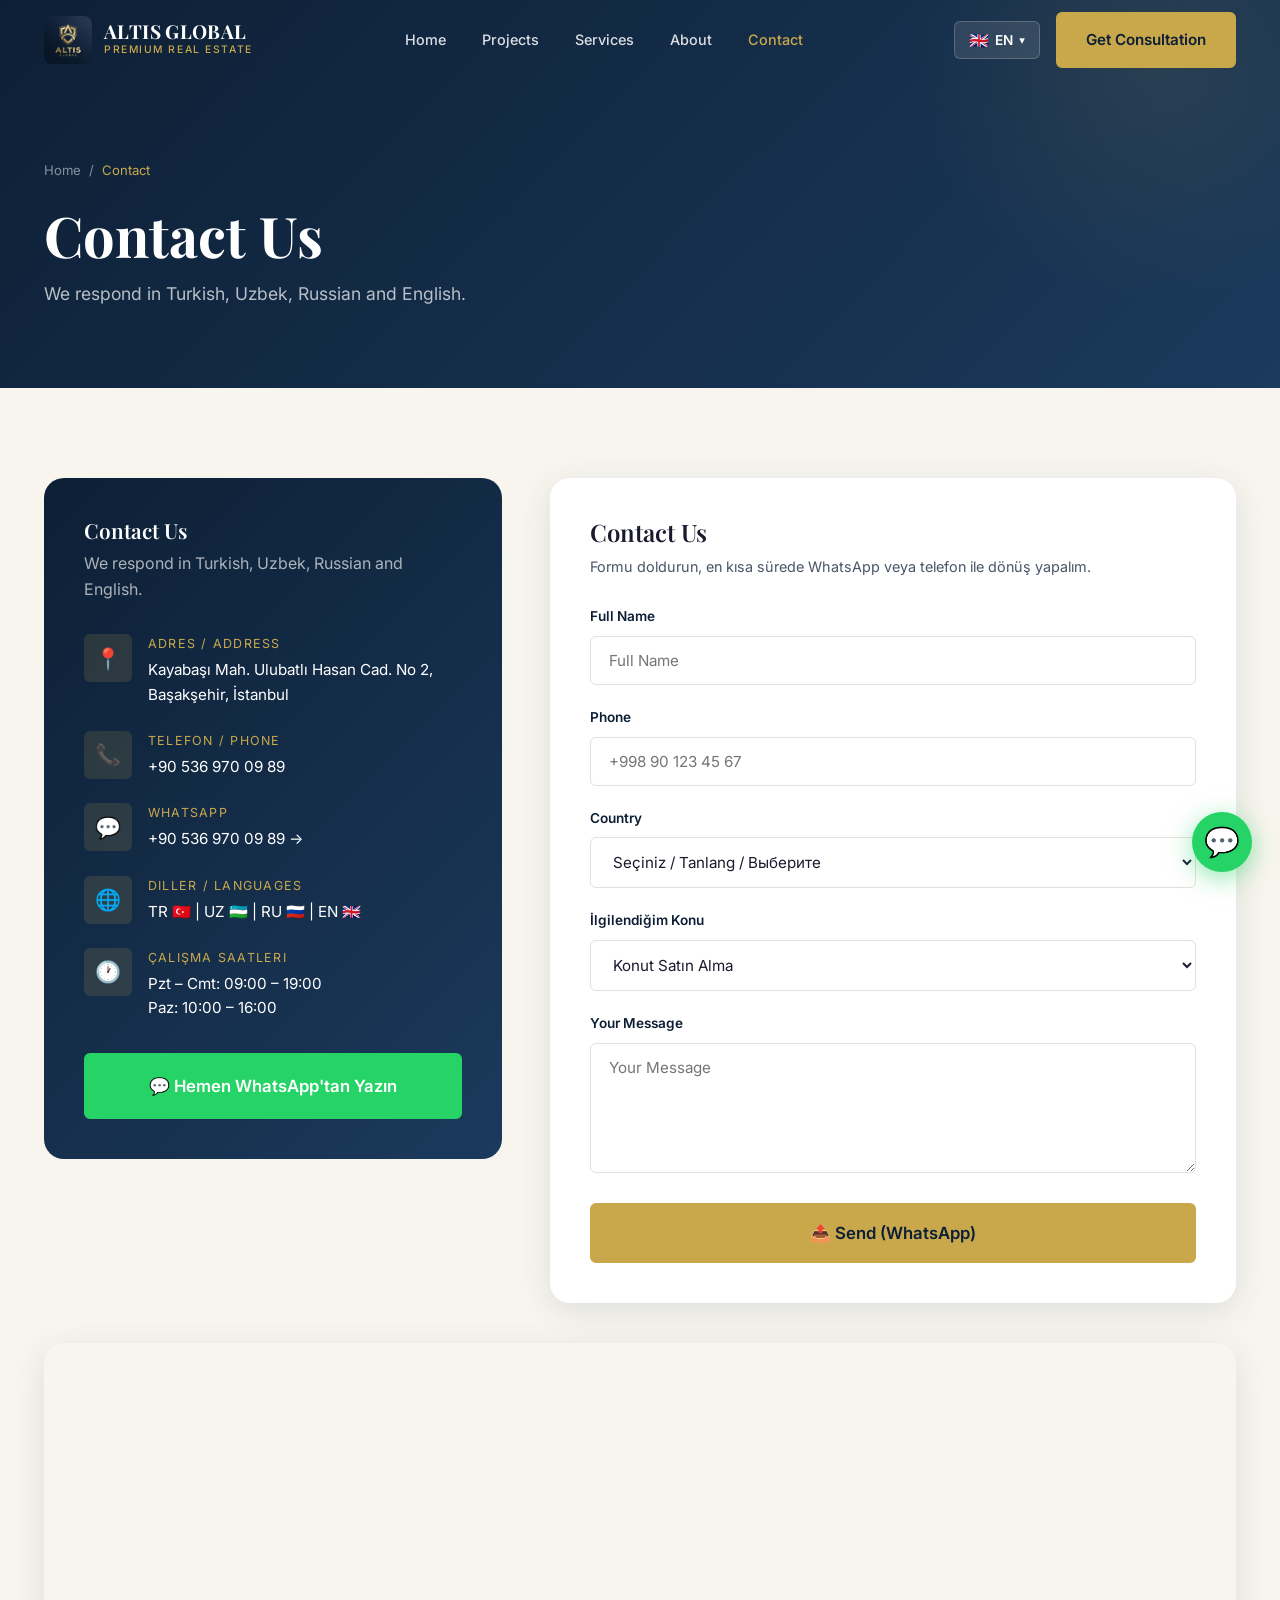
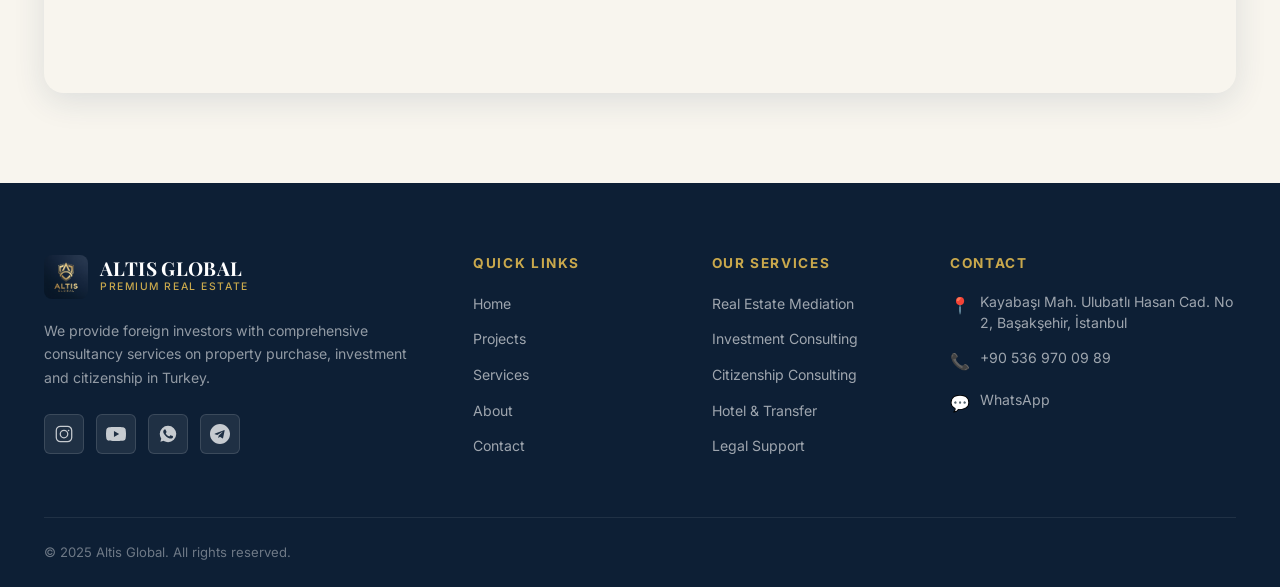
<file: contact.html>
<!DOCTYPE html>
<html lang="tr" dir="ltr">
<head>
  <meta charset="UTF-8" />
  <meta name="viewport" content="width=device-width, initial-scale=1.0" />
  <title>İletişim — Altis Global</title>
  <meta name="description" content="Altis Global ile iletişime geçin. Türkiye'de konut alımı, yatırım ve vatandaşlık konularında ücretsiz danışmanlık alın." />
  <link rel="stylesheet" href="assets/css/main.css" />
  <link rel="icon" type="image/png" href="assets/images/logo.png" />
</head>
<body>

<!-- NAVBAR -->
<nav id="navbar" class="scrolled">
  <div class="nav-inner">
    <a href="index.html" class="nav-logo">
      <img src="assets/images/logo.png" alt="Altis Global" />
      <div class="nav-logo-text"><span class="brand-name">ALTIS GLOBAL</span><span class="brand-sub">Premium Real Estate</span></div>
    </a>
    <ul class="nav-links">
      <li><a href="index.html"    data-i18n="nav.home">Ana Sayfa</a></li>
      <li><a href="projects.html" data-i18n="nav.projects">Projeler</a></li>
      <li><a href="services.html" data-i18n="nav.services">Hizmetler</a></li>
      <li><a href="about.html"    data-i18n="nav.about">Hakkımızda</a></li>
      <li><a href="contact.html"  data-i18n="nav.contact" class="active">İletişim</a></li>
    </ul>
    <div class="nav-right">
      <div class="lang-switcher">
        <button class="lang-btn" id="langBtn"><span class="flag">🇹🇷</span><span class="lang-code">TR</span><span class="chevron">▾</span></button>
        <div class="lang-dropdown" id="langDropdown">
          <div class="lang-option" data-lang="tr"><span class="flag">🇹🇷</span> Türkçe</div>
          <div class="lang-option" data-lang="uz"><span class="flag">🇺🇿</span> O'zbekcha</div>
          <div class="lang-option" data-lang="ru"><span class="flag">🇷🇺</span> Русский</div>
          <div class="lang-option" data-lang="en"><span class="flag">🇬🇧</span> English</div>
        </div>
      </div>
      <a href="contact.html" class="btn btn-primary nav-cta" data-i18n="nav.cta">Danışmanlık Al</a>
      <button class="hamburger" id="hamburger"><span></span><span></span><span></span></button>
    </div>
  </div>
</nav>
<div class="mobile-menu" id="mobileMenu">
  <a href="index.html"    data-i18n="nav.home">Ana Sayfa</a>
  <a href="projects.html" data-i18n="nav.projects">Projeler</a>
  <a href="services.html" data-i18n="nav.services">Hizmetler</a>
  <a href="about.html"    data-i18n="nav.about">Hakkımızda</a>
  <a href="contact.html"  data-i18n="nav.contact">İletişim</a>
  <a href="contact.html" class="btn btn-primary mobile-cta" data-i18n="nav.cta">Danışmanlık Al</a>
</div>

<!-- PAGE HERO -->
<div class="page-hero">
  <div class="container">
    <div class="breadcrumb">
      <a href="index.html" data-i18n="nav.home">Ana Sayfa</a> / <span data-i18n="nav.contact">İletişim</span>
    </div>
    <h1 data-i18n="contact.title">Bize Ulaşın</h1>
    <p data-i18n="contact.subtitle">Sorularınız için bizimle iletişime geçin — Türkçe, Özbekçe, Rusça ve İngilizce cevap veriyoruz.</p>
  </div>
</div>

<!-- CONTACT SECTION -->
<section style="background:var(--cream);">
  <div class="container">
    <div class="contact-grid">

      <!-- Info Card -->
      <div class="contact-info-card">
        <h3 data-i18n="contact.title">Bize Ulaşın</h3>
        <p data-i18n="contact.subtitle">Türkçe, Özbekçe, Rusça ve İngilizce destek sunuyoruz.</p>
        <div class="contact-info-items">
          <div class="contact-info-item">
            <div class="contact-info-icon">📍</div>
            <div>
              <div class="contact-info-label">Adres / Address</div>
              <div class="contact-info-val" data-i18n="footer.address">Kayabaşı Mah. Ulubatlı Hasan Cad. No 2, Başakşehir, İstanbul</div>
            </div>
          </div>
          <div class="contact-info-item">
            <div class="contact-info-icon">📞</div>
            <div>
              <div class="contact-info-label">Telefon / Phone</div>
              <div class="contact-info-val"><a href="tel:+905369700989">+90 536 970 09 89</a></div>
            </div>
          </div>
          <div class="contact-info-item">
            <div class="contact-info-icon">💬</div>
            <div>
              <div class="contact-info-label">WhatsApp</div>
              <div class="contact-info-val">
                <a href="https://wa.me/905369700989?text=Merhaba%2C%20Altis%20Global%20sitesinden%20yaz%C4%B1yorum." target="_blank">
                  +90 536 970 09 89 →
                </a>
              </div>
            </div>
          </div>
          <div class="contact-info-item">
            <div class="contact-info-icon">🌐</div>
            <div>
              <div class="contact-info-label">Diller / Languages</div>
              <div class="contact-info-val">TR 🇹🇷 | UZ 🇺🇿 | RU 🇷🇺 | EN 🇬🇧</div>
            </div>
          </div>
          <div class="contact-info-item">
            <div class="contact-info-icon">🕐</div>
            <div>
              <div class="contact-info-label">Çalışma Saatleri</div>
              <div class="contact-info-val">Pzt – Cmt: 09:00 – 19:00<br/>Paz: 10:00 – 16:00</div>
            </div>
          </div>
        </div>

        <!-- Direct WhatsApp -->
        <div style="margin-top:32px;">
          <a href="https://wa.me/905369700989?text=Merhaba%2C%20Türkiye'de%20konut%20almak%20istiyorum.%20Bilgi%20alabilir%20miyim%3F" target="_blank" class="btn btn-whatsapp btn-lg" style="width:100%;justify-content:center;">
            💬 Hemen WhatsApp'tan Yazın
          </a>
        </div>
      </div>

      <!-- Form Card -->
      <div class="contact-form-card">
        <h3 style="margin-bottom:8px;">
          <span data-i18n="contact.title">Mesaj Gönderin</span>
        </h3>
        <p style="margin-bottom:28px;color:var(--text-mid);font-size:0.9rem;">Formu doldurun, en kısa sürede WhatsApp veya telefon ile dönüş yapalım.</p>
        <form id="contactForm" novalidate>
          <div class="form-group">
            <label for="name" data-i18n="contact.name">Ad Soyad</label>
            <input type="text" id="name" name="name" required data-i18n="contact.name" placeholder="Ad Soyad" />
          </div>
          <div class="form-group">
            <label for="phone" data-i18n="contact.phone">Telefon</label>
            <input type="tel" id="phone" name="phone" required placeholder="+998 90 123 45 67" />
          </div>
          <div class="form-group">
            <label for="country" data-i18n="contact.country">Ülke / Mamlakat</label>
            <select id="country" name="country">
              <option value="">Seçiniz / Tanlang / Выберите</option>
              <option value="uzbekistan">🇺🇿 Özbekistan / O'zbekiston</option>
              <option value="kazakhstan">🇰🇿 Kazakistan / Qozog'iston</option>
              <option value="kyrgyzstan">🇰🇬 Kırgızistan / Qirg'iziston</option>
              <option value="tajikistan">🇹🇯 Tacikistan / Tojikiston</option>
              <option value="russia">🇷🇺 Rusya / Rossiya</option>
              <option value="turkey">🇹🇷 Türkiye / Turkiya</option>
              <option value="other">🌍 Diğer / Boshqa</option>
            </select>
          </div>
          <div class="form-group">
            <label for="interest">İlgilendiğim Konu</label>
            <select id="interest" name="interest">
              <option>Konut Satın Alma</option>
              <option>Yatırım Danışmanlığı</option>
              <option>Türk Vatandaşlığı</option>
              <option>Proje Bilgisi</option>
              <option>Diğer</option>
            </select>
          </div>
          <div class="form-group">
            <label for="message" data-i18n="contact.message">Mesajınız</label>
            <textarea id="message" name="message" rows="4" data-i18n="contact.message" placeholder="Mesajınız..."></textarea>
          </div>
          <button type="submit" class="btn btn-primary btn-lg" style="width:100%;justify-content:center;" data-i18n="contact.send">
            📤 Gönder (WhatsApp)
          </button>
        </form>
      </div>
    </div>

    <!-- Map -->
    <div class="map-wrap">
      <iframe
        src="https://www.google.com/maps/embed?pb=!1m18!1m12!1m3!1d3007.3!2d28.779!3d41.093!2m3!1f0!2f0!3f0!3m2!1i1024!2i768!4f13.1!3m3!1m2!1s0x14caa!2sUlubatl%C4%B1%20Hasan%20Cad.%20Ba%C5%9Fak%C5%9Fehir!5e0!3m2!1str!2str!4v1700000000000"
        allowfullscreen loading="lazy" referrerpolicy="no-referrer-when-downgrade">
      </iframe>
    </div>
  </div>
</section>

<!-- FOOTER -->
<footer id="footer">
  <div class="container">
    <div class="footer-grid">
      <div class="footer-brand">
        <div class="nav-logo">
          <img src="assets/images/logo.png" alt="Altis Global" style="height:44px;" />
          <div class="nav-logo-text"><span class="brand-name">ALTIS GLOBAL</span><span class="brand-sub">Premium Real Estate</span></div>
        </div>
        <p data-i18n="footer.desc">Yabancı yatırımcılara Türkiye'de konut alımı, yatırım ve vatandaşlık konularında kapsamlı danışmanlık hizmetleri sunuyoruz.</p>
        <div class="footer-socials">
          <a href="#" class="social-link" aria-label="Instagram"><svg viewBox="0 0 24 24"><path d="M7.75 2h8.5A5.75 5.75 0 0 1 22 7.75v8.5A5.75 5.75 0 0 1 16.25 22h-8.5A5.75 5.75 0 0 1 2 16.25v-8.5A5.75 5.75 0 0 1 7.75 2Zm0 1.5A4.25 4.25 0 0 0 3.5 7.75v8.5c0 2.35 1.9 4.25 4.25 4.25h8.5c2.35 0 4.25-1.9 4.25-4.25v-8.5c0-2.35-1.9-4.25-4.25-4.25Zm4.25 3.25a5.25 5.25 0 1 1 0 10.5 5.25 5.25 0 0 1 0-10.5Zm0 1.5a3.75 3.75 0 1 0 0 7.5 3.75 3.75 0 0 0 0-7.5Zm5.5-1.5a1 1 0 1 1 0 2 1 1 0 0 1 0-2Z"/></svg></a>
          <a href="#" class="social-link" aria-label="YouTube"><svg viewBox="0 0 24 24"><path d="M23.5 6.19a3.02 3.02 0 0 0-2.12-2.14C19.5 3.5 12 3.5 12 3.5s-7.5 0-9.38.55A3.02 3.02 0 0 0 .5 6.19 31.6 31.6 0 0 0 0 12c0 2 .17 3.9.5 5.81a3.02 3.02 0 0 0 2.12 2.14c1.88.55 9.38.55 9.38.55s7.5 0 9.38-.55a3.02 3.02 0 0 0 2.12-2.14c.33-1.91.5-3.81.5-5.81s-.17-3.9-.5-5.81ZM9.55 15.57V8.43L15.82 12 9.55 15.57Z"/></svg></a>
          <a href="https://wa.me/905369700989" class="social-link" aria-label="WhatsApp" target="_blank"><svg viewBox="0 0 24 24"><path d="M12.05 2.13A9.87 9.87 0 0 1 21.87 12a9.87 9.87 0 0 1-9.82 9.78 9.87 9.87 0 0 1-5.03-1.38l-.36-.21-3.74.98 1-3.65-.24-.37A9.86 9.86 0 0 1 2.13 12 9.87 9.87 0 0 1 12.05 2.13Zm5.42 12.25c-.29-.14-1.7-.84-1.96-.94-.27-.1-.46-.14-.66.14s-.76.94-.93 1.13c-.17.2-.34.22-.63.07-.29-.14-1.22-.45-2.32-1.43a8.7 8.7 0 0 1-1.6-2c-.17-.29-.02-.44.13-.59l.43-.51c.14-.17.2-.29.3-.48.1-.2.04-.37-.03-.51-.07-.15-.65-1.57-.9-2.15-.23-.56-.47-.49-.65-.49h-.55c-.29 0-.77.11-.77.36-.27.29-1.01.99-1.01 2.41s1.03 2.8 1.18 2.99c.14.2 2.03 3.1 4.93 4.34.69.3 1.23.47 1.65.6.69.22 1.32.2 1.82.11.55-.08 1.7-.69 1.94-1.36.24-.67.24-1.24.17-1.36-.07-.12-.27-.2-.56-.33Z"/></svg></a>
          <a href="#" class="social-link" aria-label="Telegram"><svg viewBox="0 0 24 24"><path d="M12 0C5.37 0 0 5.37 0 12s5.37 12 12 12 12-5.37 12-12S18.63 0 12 0Zm5.53 8.15-1.83 8.63c-.14.61-.5.76-.99.47l-2.76-2.03-1.33 1.28c-.15.15-.27.27-.56.27l.2-2.79 5.1-4.61c.22-.2-.05-.31-.34-.12l-6.31 3.98-2.72-.85c-.59-.18-.6-.59.12-.88l10.64-4.1c.49-.18.92.12.76.85Z"/></svg></a>
        </div>
      </div>
      <div class="footer-col">
        <h4 data-i18n="footer.links_title">Sayfalar</h4>
        <ul>
          <li><a href="index.html"    data-i18n="nav.home">Ana Sayfa</a></li>
          <li><a href="projects.html" data-i18n="nav.projects">Projeler</a></li>
          <li><a href="services.html" data-i18n="nav.services">Hizmetler</a></li>
          <li><a href="about.html"    data-i18n="nav.about">Hakkımızda</a></li>
          <li><a href="contact.html"  data-i18n="nav.contact">İletişim</a></li>
        </ul>
      </div>
      <div class="footer-col">
        <h4 data-i18n="footer.services_title">Hizmetler</h4>
        <ul>
          <li><a href="services.html" data-i18n="services.realty_title">Emlak</a></li>
          <li><a href="services.html" data-i18n="services.consulting_title">Yatırım</a></li>
          <li><a href="services.html" data-i18n="services.citizenship_title">Vatandaşlık</a></li>
          <li><a href="services.html" data-i18n="services.transfer_title">Transfer</a></li>
          <li><a href="services.html" data-i18n="services.legal_title">Hukuk</a></li>
        </ul>
      </div>
      <div class="footer-col">
        <h4 data-i18n="footer.contact_title">İletişim</h4>
        <div class="footer-contact-item"><span class="footer-contact-icon">📍</span><p data-i18n="footer.address">Kayabaşı Mah. Ulubatlı Hasan Cad. No 2, Başakşehir, İstanbul</p></div>
        <div class="footer-contact-item"><span class="footer-contact-icon">📞</span><a href="tel:+905369700989">+90 536 970 09 89</a></div>
        <div class="footer-contact-item"><span class="footer-contact-icon">💬</span><a href="https://wa.me/905369700989" target="_blank">WhatsApp</a></div>
      </div>
    </div>
    <div class="footer-bottom">
      <p>© 2025 Altis Global. <span data-i18n="footer.rights">Tüm hakları saklıdır.</span></p>
    </div>
  </div>
</footer>

<a href="https://wa.me/905369700989" target="_blank" class="whatsapp-float">💬</a>
<script src="assets/js/translations.js"></script>
<script src="assets/js/i18n.js"></script>
<script src="assets/js/main.js"></script>
</body>
</html>
</file>
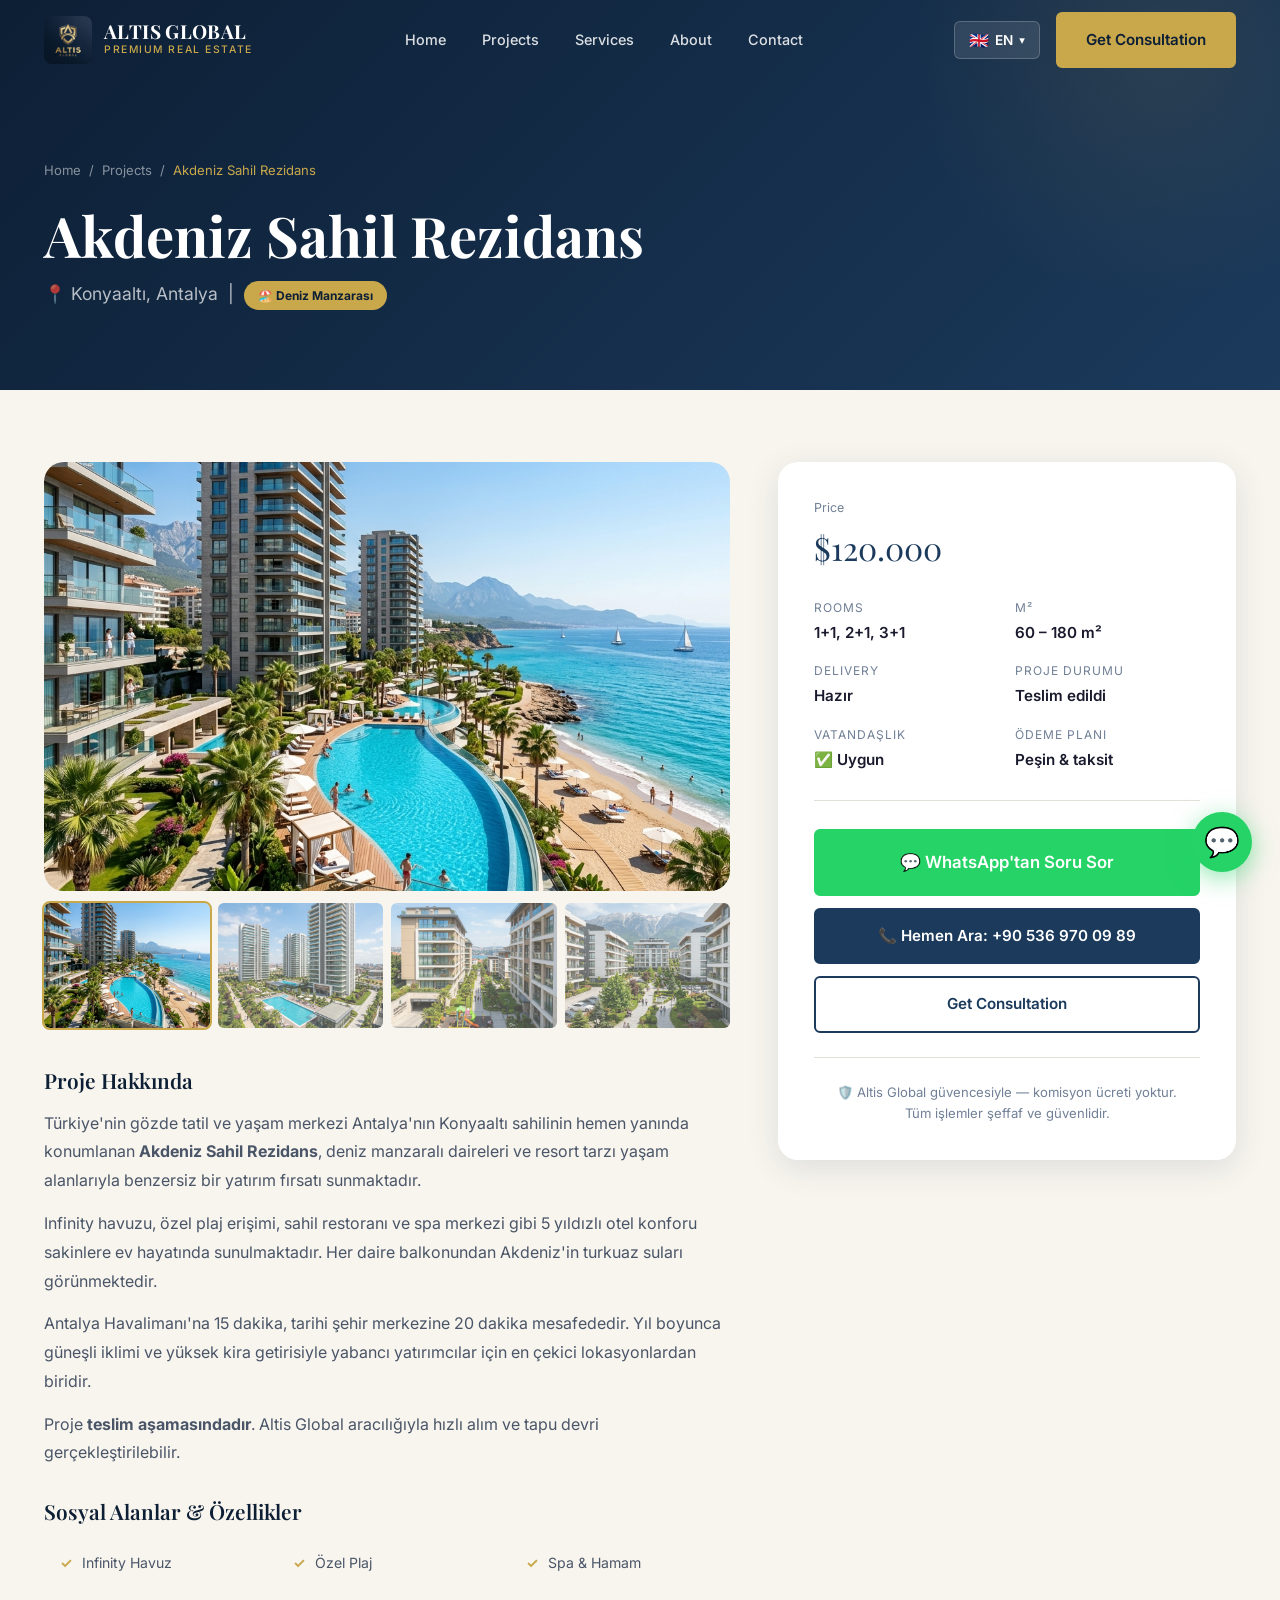
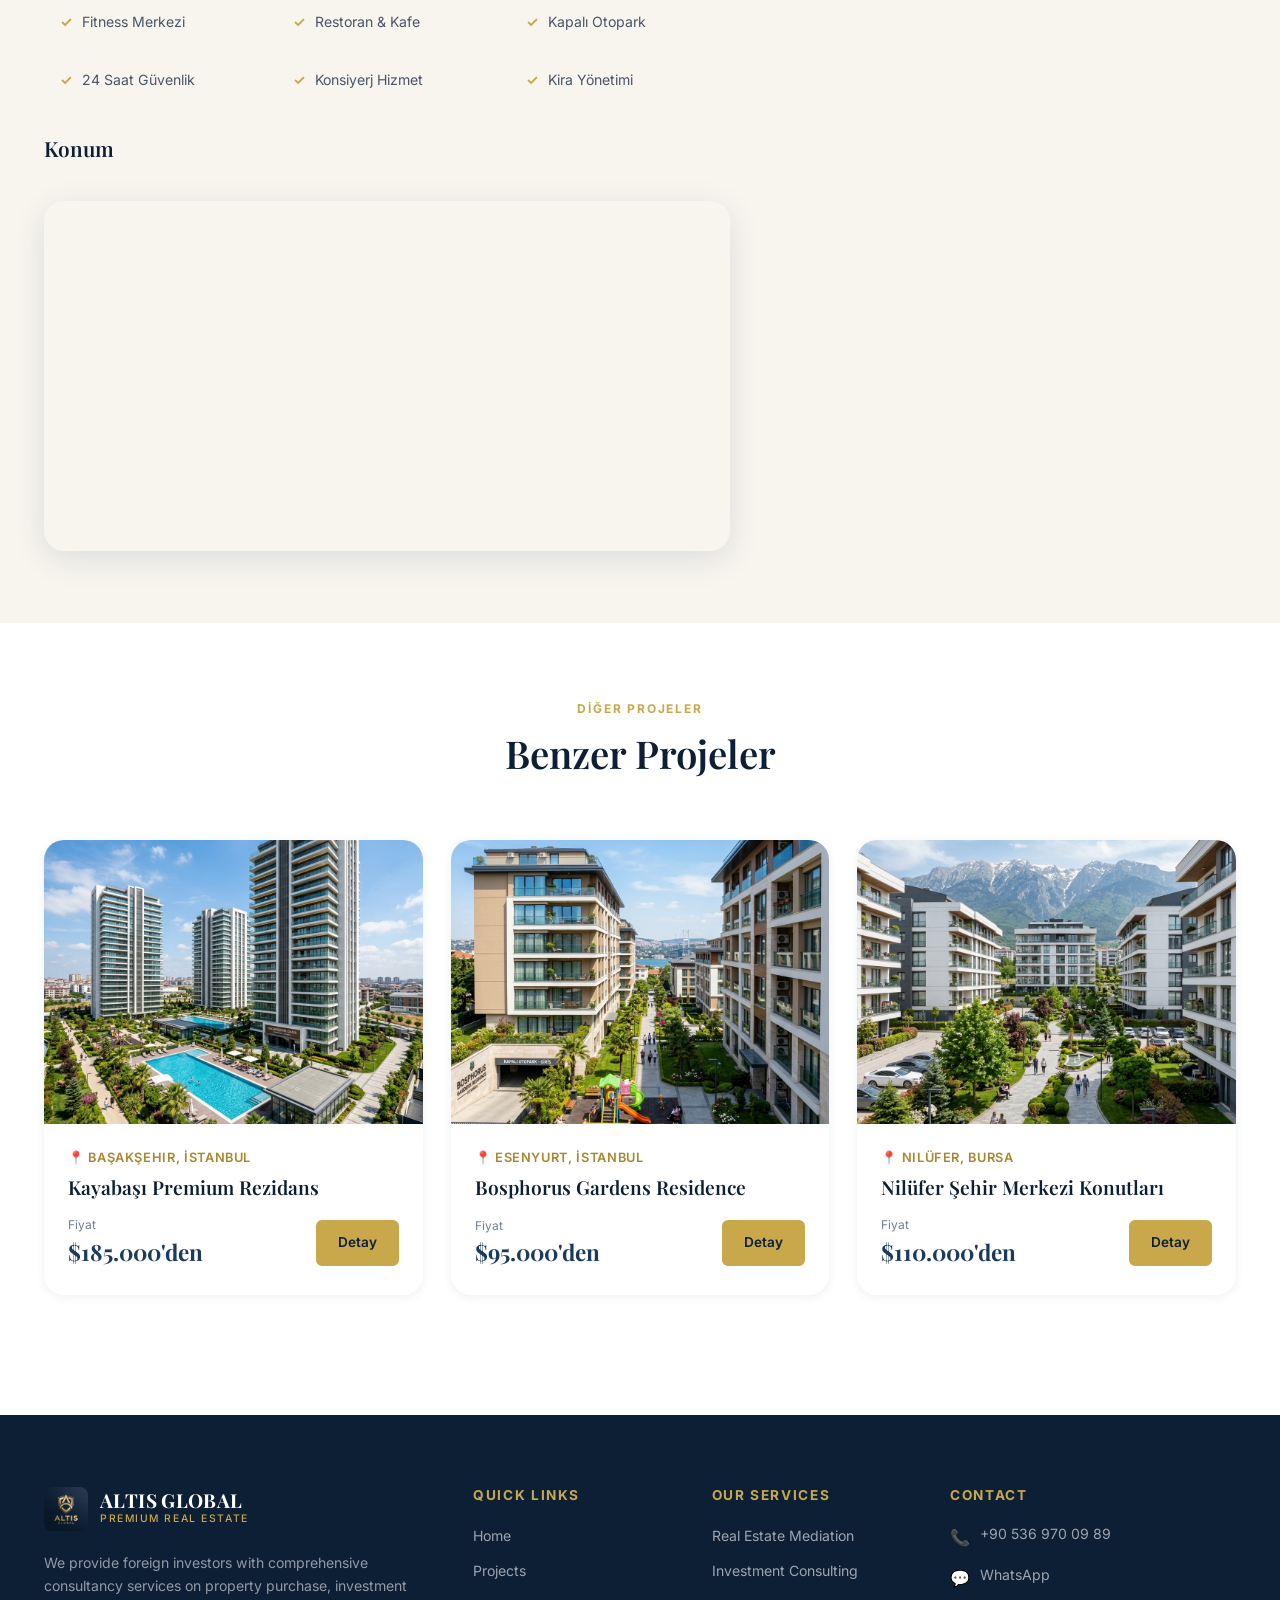
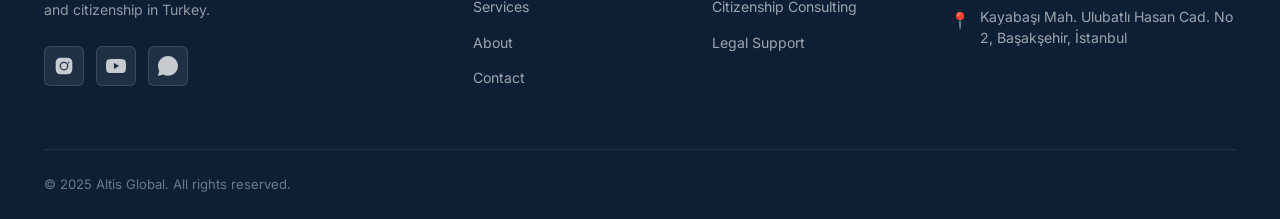
<file: project-antalya.html>
<!DOCTYPE html>
<html lang="tr" dir="ltr">
<head>
  <meta charset="UTF-8" />
  <meta name="viewport" content="width=device-width, initial-scale=1.0" />
  <title>Akdeniz Sahil Rezidans — Altis Global</title>
  <meta name="description" content="Antalya Konyaaltı'nda deniz manzaralı lüks konut projesi. 1+1'den 3+1'e. Fiyatlar $120.000'den başlamaktadır." />
  <link rel="stylesheet" href="assets/css/main.css" />
  <link rel="icon" type="image/png" href="assets/images/logo.png" />
  <style>
    .project-detail-section { padding: 72px 0; background: var(--cream); }
    .project-desc { margin-top: 40px; }
    .project-desc h3 { font-size: 1.3rem; color: var(--navy-dark); margin-bottom: 16px; }
    .project-desc p { margin-bottom: 14px; line-height: 1.8; color: var(--text-mid); }
  </style>
</head>
<body>

<nav id="navbar" class="scrolled">
  <div class="nav-inner">
    <a href="index.html" class="nav-logo">
      <img src="assets/images/logo.png" alt="Altis Global Logo" />
      <div class="nav-logo-text"><span class="brand-name">ALTIS GLOBAL</span><span class="brand-sub">Premium Real Estate</span></div>
    </a>
    <ul class="nav-links">
      <li><a href="index.html"    data-i18n="nav.home">Ana Sayfa</a></li>
      <li><a href="projects.html" data-i18n="nav.projects">Projeler</a></li>
      <li><a href="services.html" data-i18n="nav.services">Hizmetler</a></li>
      <li><a href="about.html"    data-i18n="nav.about">Hakkımızda</a></li>
      <li><a href="contact.html"  data-i18n="nav.contact">İletişim</a></li>
    </ul>
    <div class="nav-right">
      <div class="lang-switcher">
        <button class="lang-btn" id="langBtn"><span class="flag">🇹🇷</span><span class="lang-code">TR</span><span class="chevron">▾</span></button>
        <div class="lang-dropdown" id="langDropdown">
          <div class="lang-option" data-lang="tr"><span class="flag">🇹🇷</span> Türkçe</div>
          <div class="lang-option" data-lang="uz"><span class="flag">🇺🇿</span> O'zbekcha</div>
          <div class="lang-option" data-lang="ru"><span class="flag">🇷🇺</span> Русский</div>
          <div class="lang-option" data-lang="en"><span class="flag">🇬🇧</span> English</div>
        </div>
      </div>
      <a href="contact.html" class="btn btn-primary nav-cta" data-i18n="nav.cta">Danışmanlık Al</a>
      <button class="hamburger" id="hamburger"><span></span><span></span><span></span></button>
    </div>
  </div>
</nav>
<div class="mobile-menu" id="mobileMenu">
  <a href="index.html"    data-i18n="nav.home">Ana Sayfa</a>
  <a href="projects.html" data-i18n="nav.projects">Projeler</a>
  <a href="services.html" data-i18n="nav.services">Hizmetler</a>
  <a href="about.html"    data-i18n="nav.about">Hakkımızda</a>
  <a href="contact.html"  data-i18n="nav.contact">İletişim</a>
  <a href="contact.html" class="btn btn-primary mobile-cta" data-i18n="nav.cta">Danışmanlık Al</a>
</div>

<div class="page-hero">
  <div class="container">
    <div class="breadcrumb">
      <a href="index.html" data-i18n="nav.home">Ana Sayfa</a> /
      <a href="projects.html" data-i18n="nav.projects">Projeler</a> /
      <span>Akdeniz Sahil Rezidans</span>
    </div>
    <h1>Akdeniz Sahil Rezidans</h1>
    <p>📍 Konyaaltı, Antalya &nbsp;|&nbsp; <span class="project-badge" style="position:static;display:inline-block;">🏖️ Deniz Manzarası</span></p>
  </div>
</div>

<div class="project-detail-section">
  <div class="container">
    <div class="project-detail-grid">
      <div>
        <div class="gallery-main">
          <img id="galleryMain" src="assets/images/project-antalya.jpg" alt="Akdeniz Sahil Rezidans" />
        </div>
        <div class="gallery-thumbs" style="margin-top:12px;">
          <div class="gallery-thumb active"><img src="assets/images/project-antalya.jpg" alt="Görünüm 1" /></div>
          <div class="gallery-thumb"><img src="assets/images/project-basaksehir.jpg" alt="Görünüm 2" /></div>
          <div class="gallery-thumb"><img src="assets/images/project-esenyurt.jpg" alt="Görünüm 3" /></div>
          <div class="gallery-thumb"><img src="assets/images/project-bursa.jpg" alt="Görünüm 4" /></div>
        </div>
        <div class="project-desc">
          <h3>Proje Hakkında</h3>
          <p>Türkiye'nin gözde tatil ve yaşam merkezi Antalya'nın Konyaaltı sahilinin hemen yanında konumlanan <strong>Akdeniz Sahil Rezidans</strong>, deniz manzaralı daireleri ve resort tarzı yaşam alanlarıyla benzersiz bir yatırım fırsatı sunmaktadır.</p>
          <p>Infinity havuzu, özel plaj erişimi, sahil restoranı ve spa merkezi gibi 5 yıldızlı otel konforu sakinlere ev hayatında sunulmaktadır. Her daire balkonundan Akdeniz'in turkuaz suları görünmektedir.</p>
          <p>Antalya Havalimanı'na 15 dakika, tarihi şehir merkezine 20 dakika mesafededir. Yıl boyunca güneşli iklimi ve yüksek kira getirisiyle yabancı yatırımcılar için en çekici lokasyonlardan biridir.</p>
          <p>Proje <strong>teslim aşamasındadır</strong>. Altis Global aracılığıyla hızlı alım ve tapu devri gerçekleştirilebilir.</p>

          <h3 style="margin-top:32px;">Sosyal Alanlar & Özellikler</h3>
          <div class="features-grid" style="margin-top:16px;">
            <div class="feature-item">Infinity Havuz</div>
            <div class="feature-item">Özel Plaj</div>
            <div class="feature-item">Spa & Hamam</div>
            <div class="feature-item">Fitness Merkezi</div>
            <div class="feature-item">Restoran & Kafe</div>
            <div class="feature-item">Kapalı Otopark</div>
            <div class="feature-item">24 Saat Güvenlik</div>
            <div class="feature-item">Konsiyerj Hizmet</div>
            <div class="feature-item">Kira Yönetimi</div>
          </div>

          <h3 style="margin-top:32px;">Konum</h3>
          <div class="map-wrap">
            <iframe src="https://www.google.com/maps/embed?pb=!1m18!1m12!1m3!1d12575.0!2d30.636!3d36.878!2m3!1f0!2f0!3f0!3m2!1i1024!2i768!4f13.1!3m3!1m2!1s0x14c39ed5!2sKonyaalt%C4%B1%2C%20Antalya!5e0!3m2!1str!2str!4v1700000000000"
              allowfullscreen loading="lazy" referrerpolicy="no-referrer-when-downgrade"></iframe>
          </div>
        </div>
      </div>

      <div>
        <div class="detail-card">
          <div class="detail-price-label" data-i18n="projects.price_from">Başlangıç Fiyatı</div>
          <div class="detail-price">$120.000</div>
          <div class="detail-specs">
            <div class="spec-item"><div class="spec-label" data-i18n="projects.rooms">Oda Seçenekleri</div><div class="spec-val">1+1, 2+1, 3+1</div></div>
            <div class="spec-item"><div class="spec-label" data-i18n="projects.area">Alan</div><div class="spec-val">60 – 180 m²</div></div>
            <div class="spec-item"><div class="spec-label" data-i18n="projects.delivery">Teslim Tarihi</div><div class="spec-val">Hazır</div></div>
            <div class="spec-item"><div class="spec-label">Proje Durumu</div><div class="spec-val">Teslim edildi</div></div>
            <div class="spec-item"><div class="spec-label">Vatandaşlık</div><div class="spec-val">✅ Uygun</div></div>
            <div class="spec-item"><div class="spec-label">Ödeme Planı</div><div class="spec-val">Peşin & taksit</div></div>
          </div>
          <div class="detail-actions">
            <a href="https://wa.me/905369700989?text=Merhaba%2C%20Akdeniz%20Sahil%20Rezidans%20hakkında%20bilgi%20almak%20istiyorum." target="_blank" class="btn btn-whatsapp btn-lg" style="width:100%;justify-content:center;">💬 WhatsApp'tan Soru Sor</a>
            <a href="tel:+905369700989" class="btn btn-navy" style="width:100%;justify-content:center;">📞 Hemen Ara: +90 536 970 09 89</a>
            <a href="contact.html" class="btn btn-outline" style="width:100%;justify-content:center;border-color:var(--navy);color:var(--navy);" data-i18n="nav.cta">📋 Danışmanlık Formu</a>
          </div>
          <div style="margin-top:24px;padding-top:24px;border-top:1px solid var(--border);text-align:center;">
            <p style="font-size:0.82rem;color:var(--text-light);">🛡️ Altis Global güvencesiyle — komisyon ücreti yoktur.<br/>Tüm işlemler şeffaf ve güvenlidir.</p>
          </div>
        </div>
      </div>
    </div>
  </div>
</div>

<section style="background:var(--white);padding:72px 0;">
  <div class="container">
    <div class="section-header"><span class="section-label">DİĞER PROJELER</span><h2 class="section-title">Benzer Projeler</h2></div>
    <div class="projects-grid" style="grid-template-columns:repeat(3,1fr);">
      <a href="project-basaksehir.html" class="project-card">
        <div class="project-img-wrap"><img src="assets/images/project-basaksehir.jpg" alt="" loading="lazy" /></div>
        <div class="project-info"><div class="project-location">📍 Başakşehir, İstanbul</div><h3 class="project-name">Kayabaşı Premium Rezidans</h3>
          <div class="project-price"><div><div class="project-price-label">Fiyat</div><div class="project-price-val">$185.000'den</div></div><span class="btn btn-primary btn-sm">Detay</span></div></div>
      </a>
      <a href="project-esenyurt.html" class="project-card">
        <div class="project-img-wrap"><img src="assets/images/project-esenyurt.jpg" alt="" loading="lazy" /></div>
        <div class="project-info"><div class="project-location">📍 Esenyurt, İstanbul</div><h3 class="project-name">Bosphorus Gardens Residence</h3>
          <div class="project-price"><div><div class="project-price-label">Fiyat</div><div class="project-price-val">$95.000'den</div></div><span class="btn btn-primary btn-sm">Detay</span></div></div>
      </a>
      <a href="project-bursa.html" class="project-card">
        <div class="project-img-wrap"><img src="assets/images/project-bursa.jpg" alt="" loading="lazy" /></div>
        <div class="project-info"><div class="project-location">📍 Nilüfer, Bursa</div><h3 class="project-name">Nilüfer Şehir Merkezi Konutları</h3>
          <div class="project-price"><div><div class="project-price-label">Fiyat</div><div class="project-price-val">$110.000'den</div></div><span class="btn btn-primary btn-sm">Detay</span></div></div>
      </a>
    </div>
  </div>
</section>

<footer id="footer"><div class="container">
  <div class="footer-grid">
    <div class="footer-brand">
      <div class="nav-logo"><img src="assets/images/logo.png" alt="Altis Global" style="height:44px;" /><div class="nav-logo-text"><span class="brand-name">ALTIS GLOBAL</span><span class="brand-sub">Premium Real Estate</span></div></div>
      <p data-i18n="footer.desc">Yabancı yatırımcılara Türkiye'de konut alımı, yatırım ve vatandaşlık danışmanlığı.</p>
      <div class="footer-socials"><a href="#" class="social-link" aria-label="Instagram"><svg viewBox="0 0 24 24"><path d="M7.75 2h8.5A5.75 5.75 0 0 1 22 7.75v8.5A5.75 5.75 0 0 1 16.25 22h-8.5A5.75 5.75 0 0 1 2 16.25v-8.5A5.75 5.75 0 0 1 7.75 2Zm4.25 4.75a5.25 5.25 0 1 0 0 10.5 5.25 5.25 0 0 0 0-10.5Zm0 1.5a3.75 3.75 0 1 1 0 7.5 3.75 3.75 0 0 1 0-7.5Zm5.5-1.5a1 1 0 1 0 0 2 1 1 0 0 0 0-2Z"/></svg></a><a href="#" class="social-link" aria-label="YouTube"><svg viewBox="0 0 24 24"><path d="M23.5 6.19a3.02 3.02 0 0 0-2.12-2.14C19.5 3.5 12 3.5 12 3.5s-7.5 0-9.38.55A3.02 3.02 0 0 0 .5 6.19C.17 8.1 0 10 0 12s.17 3.9.5 5.81a3.02 3.02 0 0 0 2.12 2.14c1.88.55 9.38.55 9.38.55s7.5 0 9.38-.55a3.02 3.02 0 0 0 2.12-2.14c.33-1.91.5-3.81.5-5.81s-.17-3.9-.5-5.81ZM9.55 15.57V8.43L15.82 12 9.55 15.57Z"/></svg></a><a href="https://wa.me/905369700989" class="social-link" aria-label="WhatsApp" target="_blank"><svg viewBox="0 0 24 24"><path d="M12 0C5.37 0 0 5.37 0 12c0 2.12.55 4.11 1.56 5.83L0 24l6.47-1.7A11.64 11.64 0 0 0 12 23.72C18.63 23.72 24 18.47 24 12S18.63 0 12 0Zm5.47 14.38c-.29-.14-1.7-.84-1.96-.94-.27-.1-.46-.14-.66.14s-.76.94-.93 1.13c-.17.2-.34.22-.63.07a8.7 8.7 0 0 1-3.92-3.43c-.17-.29-.02-.44.13-.59l.43-.51c.14-.17.2-.29.3-.48.1-.2.04-.37-.03-.51-.07-.15-.65-1.57-.9-2.15-.23-.56-.47-.49-.65-.49h-.55c-.29 0-.77.36-.77.36-.27.29-1.01.99-1.01 2.41s1.03 2.8 1.18 2.99c.14.2 2.03 3.1 4.93 4.34 1.38.6 1.97.71 2.47.71.55-.08 1.7-.69 1.94-1.36.24-.67.24-1.24.17-1.36Z"/></svg></a></div>
    </div>
    <div class="footer-col"><h4 data-i18n="footer.links_title">Sayfalar</h4><ul><li><a href="index.html" data-i18n="nav.home">Ana Sayfa</a></li><li><a href="projects.html" data-i18n="nav.projects">Projeler</a></li><li><a href="services.html" data-i18n="nav.services">Hizmetler</a></li><li><a href="about.html" data-i18n="nav.about">Hakkımızda</a></li><li><a href="contact.html" data-i18n="nav.contact">İletişim</a></li></ul></div>
    <div class="footer-col"><h4 data-i18n="footer.services_title">Hizmetler</h4><ul><li><a href="services.html" data-i18n="services.realty_title">Emlak</a></li><li><a href="services.html" data-i18n="services.consulting_title">Yatırım</a></li><li><a href="services.html" data-i18n="services.citizenship_title">Vatandaşlık</a></li><li><a href="services.html" data-i18n="services.legal_title">Hukuki</a></li></ul></div>
    <div class="footer-col"><h4 data-i18n="footer.contact_title">İletişim</h4>
      <div class="footer-contact-item"><span class="footer-contact-icon">📞</span><a href="tel:+905369700989">+90 536 970 09 89</a></div>
      <div class="footer-contact-item"><span class="footer-contact-icon">💬</span><a href="https://wa.me/905369700989">WhatsApp</a></div>
      <div class="footer-contact-item"><span class="footer-contact-icon">📍</span><p data-i18n="footer.address">Başakşehir, İstanbul</p></div>
    </div>
  </div>
  <div class="footer-bottom"><p>© 2025 Altis Global. <span data-i18n="footer.rights">Tüm hakları saklıdır.</span></p></div>
</div></footer>

<a href="https://wa.me/905369700989?text=Akdeniz%20Sahil%20Rezidans%20hakkında%20bilgi%20istiyorum." target="_blank" class="whatsapp-float">💬</a>
<script src="assets/js/translations.js"></script>
<script src="assets/js/i18n.js"></script>
<script src="assets/js/main.js"></script>
</body>
</html>
</file>
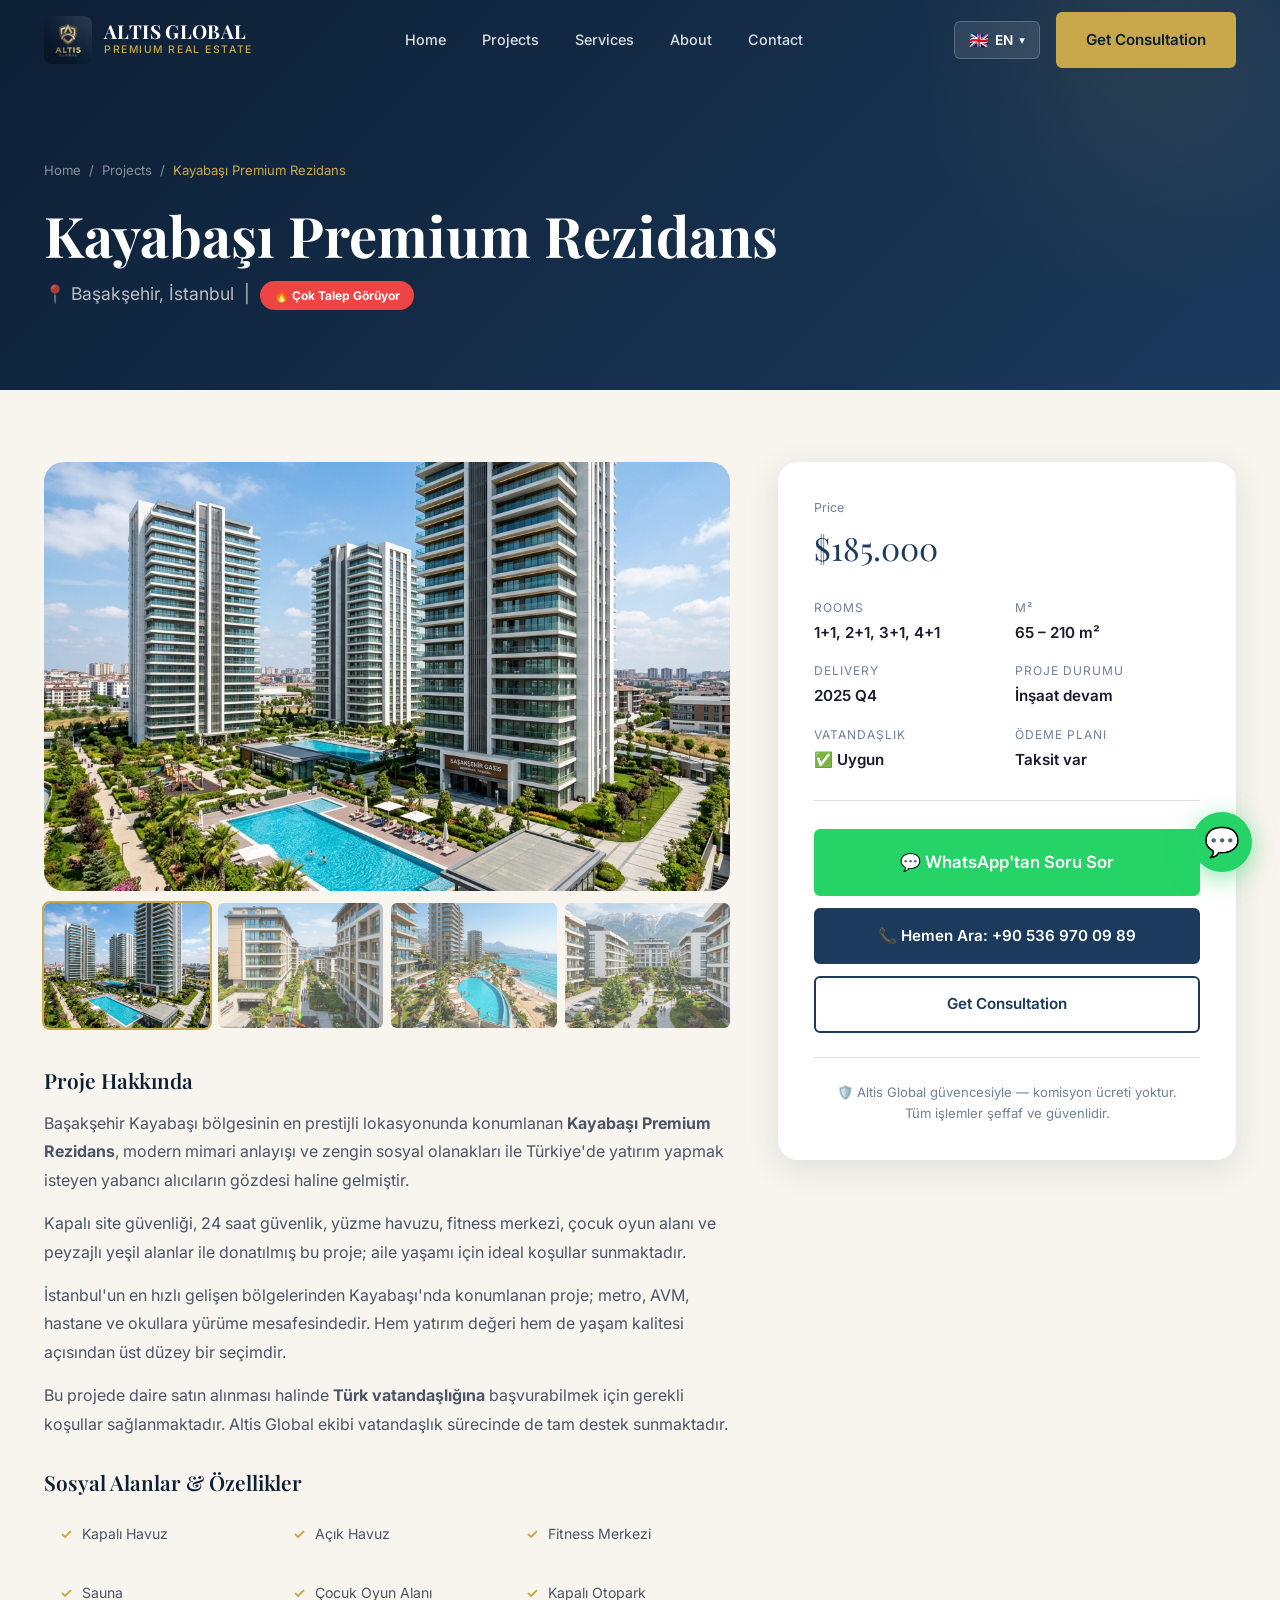
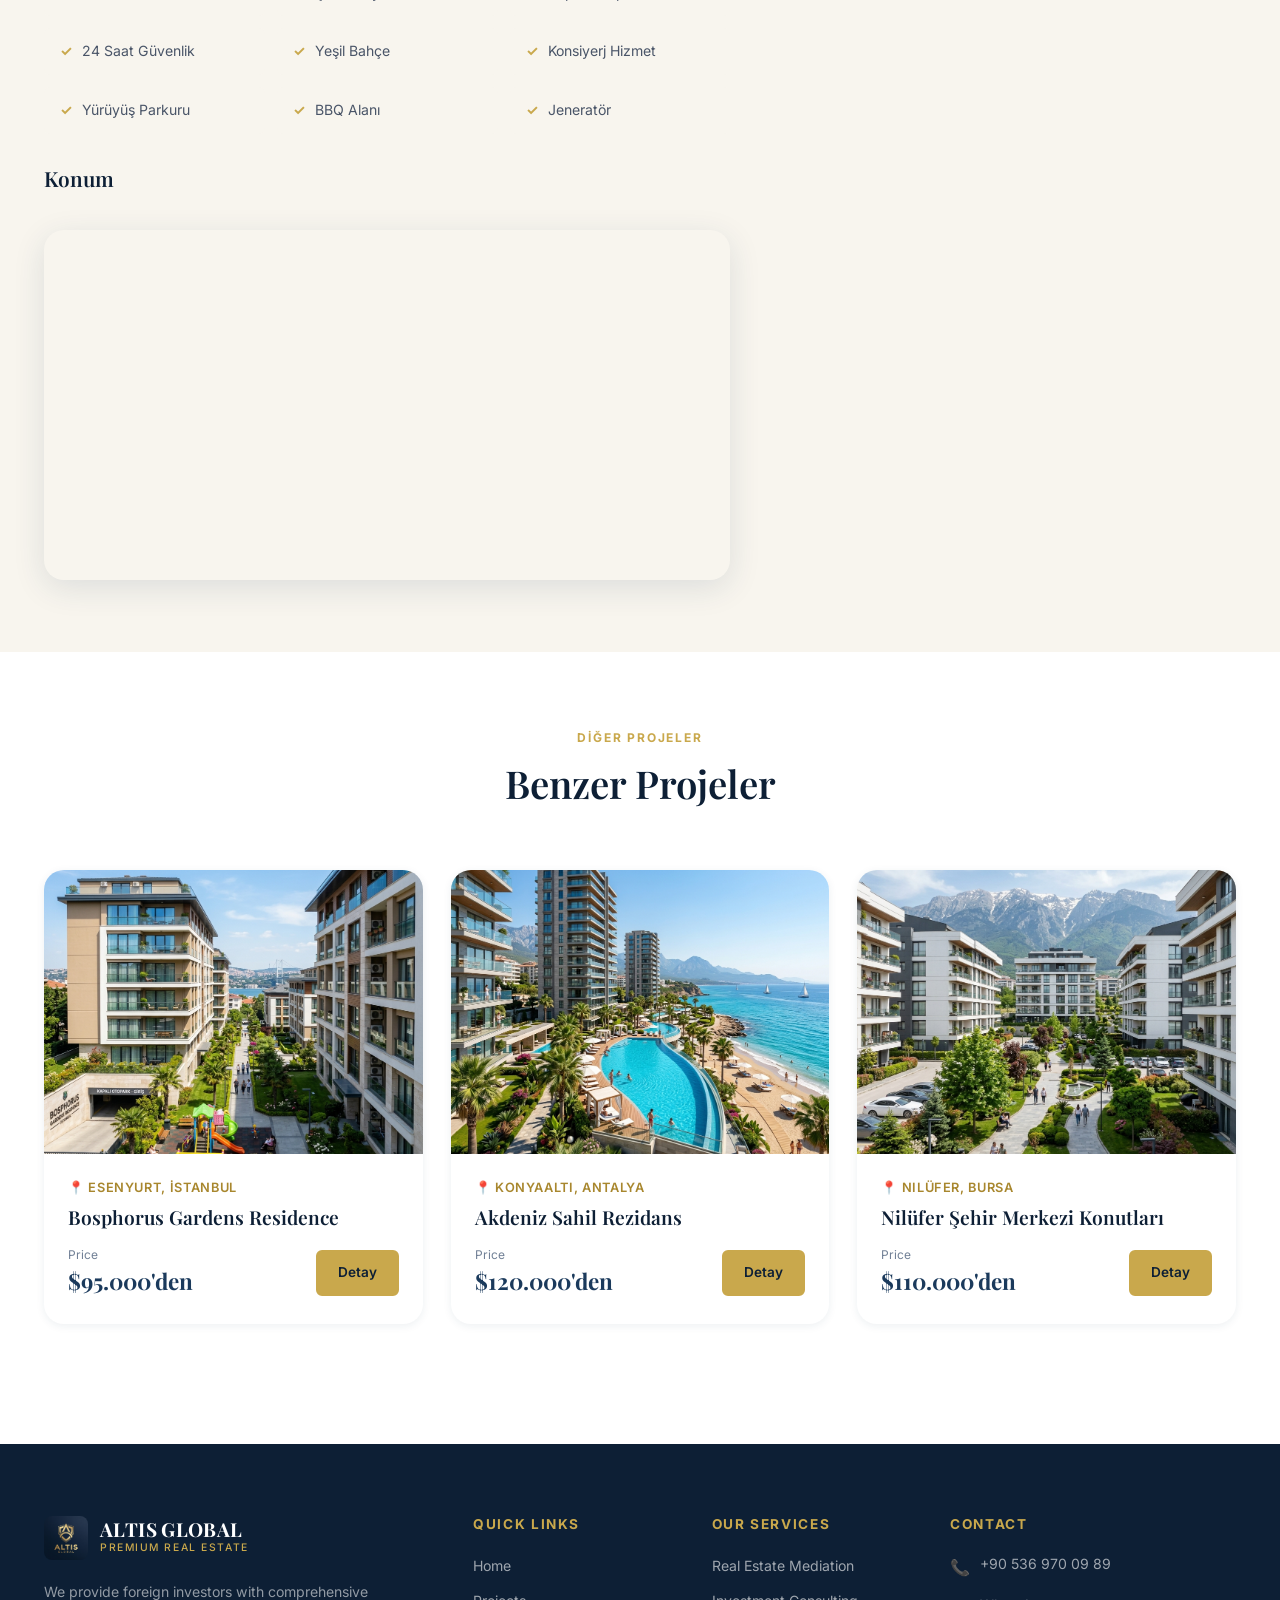
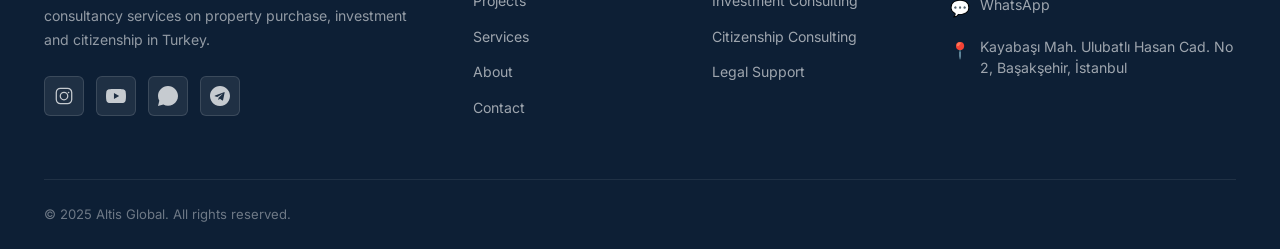
<file: project-basaksehir.html>
<!DOCTYPE html>
<html lang="tr" dir="ltr">
<head>
  <meta charset="UTF-8" />
  <meta name="viewport" content="width=device-width, initial-scale=1.0" />
  <title>Kayabaşı Premium Rezidans — Altis Global</title>
  <meta name="description" content="Başakşehir Kayabaşı'nda 1+1'den 4+1'e premium konut projesi. Sosyal alanlar, havuz, güvenlik. Fiyatlar $185.000'den başlamaktadır." />
  <link rel="stylesheet" href="assets/css/main.css" />
  <link rel="icon" type="image/png" href="assets/images/logo.png" />
  <style>
    .project-detail-section { padding: 72px 0; background: var(--cream); }
    .project-desc { margin-top: 40px; }
    .project-desc h3 { font-size: 1.3rem; color: var(--navy-dark); margin-bottom: 16px; }
    .project-desc p { margin-bottom: 14px; line-height: 1.8; color: var(--text-mid); }
  </style>
</head>
<body>

<!-- NAVBAR -->
<nav id="navbar" class="scrolled">
  <div class="nav-inner">
    <a href="index.html" class="nav-logo">
      <img src="assets/images/logo.png" alt="Altis Global Logo" />
      <div class="nav-logo-text">
        <span class="brand-name">ALTIS GLOBAL</span>
        <span class="brand-sub">Premium Real Estate</span>
      </div>
    </a>
    <ul class="nav-links">
      <li><a href="index.html"    data-i18n="nav.home">Ana Sayfa</a></li>
      <li><a href="projects.html" data-i18n="nav.projects">Projeler</a></li>
      <li><a href="services.html" data-i18n="nav.services">Hizmetler</a></li>
      <li><a href="about.html"    data-i18n="nav.about">Hakkımızda</a></li>
      <li><a href="contact.html"  data-i18n="nav.contact">İletişim</a></li>
    </ul>
    <div class="nav-right">
      <div class="lang-switcher">
        <button class="lang-btn" id="langBtn">
          <span class="flag">🇹🇷</span><span class="lang-code">TR</span><span class="chevron">▾</span>
        </button>
        <div class="lang-dropdown" id="langDropdown">
          <div class="lang-option" data-lang="tr"><span class="flag">🇹🇷</span> Türkçe</div>
          <div class="lang-option" data-lang="uz"><span class="flag">🇺🇿</span> O'zbekcha</div>
          <div class="lang-option" data-lang="ru"><span class="flag">🇷🇺</span> Русский</div>
          <div class="lang-option" data-lang="en"><span class="flag">🇬🇧</span> English</div>
        </div>
      </div>
      <a href="contact.html" class="btn btn-primary nav-cta" data-i18n="nav.cta">Danışmanlık Al</a>
      <button class="hamburger" id="hamburger"><span></span><span></span><span></span></button>
    </div>
  </div>
</nav>
<div class="mobile-menu" id="mobileMenu">
  <a href="index.html"    data-i18n="nav.home">Ana Sayfa</a>
  <a href="projects.html" data-i18n="nav.projects">Projeler</a>
  <a href="services.html" data-i18n="nav.services">Hizmetler</a>
  <a href="about.html"    data-i18n="nav.about">Hakkımızda</a>
  <a href="contact.html"  data-i18n="nav.contact">İletişim</a>
  <a href="contact.html" class="btn btn-primary mobile-cta" data-i18n="nav.cta">Danışmanlık Al</a>
</div>

<!-- PAGE HERO -->
<div class="page-hero">
  <div class="container">
    <div class="breadcrumb">
      <a href="index.html" data-i18n="nav.home">Ana Sayfa</a> /
      <a href="projects.html" data-i18n="nav.projects">Projeler</a> /
      <span>Kayabaşı Premium Rezidans</span>
    </div>
    <h1>Kayabaşı Premium Rezidans</h1>
    <p>📍 Başakşehir, İstanbul &nbsp;|&nbsp; <span class="project-badge hot" style="position:static;display:inline-block;">🔥 Çok Talep Görüyor</span></p>
  </div>
</div>

<!-- DETAIL -->
<div class="project-detail-section">
  <div class="container">
    <div class="project-detail-grid">

      <!-- LEFT: Gallery + Description -->
      <div>
        <!-- Gallery -->
        <div class="gallery-main">
          <img id="galleryMain" src="assets/images/project-basaksehir.jpg" alt="Kayabaşı Premium Rezidans" />
        </div>
        <div class="gallery-thumbs" style="margin-top:12px;">
          <div class="gallery-thumb active"><img src="assets/images/project-basaksehir.jpg" alt="Görünüm 1" /></div>
          <div class="gallery-thumb"><img src="assets/images/project-esenyurt.jpg" alt="Görünüm 2" /></div>
          <div class="gallery-thumb"><img src="assets/images/project-antalya.jpg" alt="Görünüm 3" /></div>
          <div class="gallery-thumb"><img src="assets/images/project-bursa.jpg" alt="Görünüm 4" /></div>
        </div>

        <!-- Description -->
        <div class="project-desc">
          <h3>Proje Hakkında</h3>
          <p>Başakşehir Kayabaşı bölgesinin en prestijli lokasyonunda konumlanan <strong>Kayabaşı Premium Rezidans</strong>, modern mimari anlayışı ve zengin sosyal olanakları ile Türkiye'de yatırım yapmak isteyen yabancı alıcıların gözdesi haline gelmiştir.</p>
          <p>Kapalı site güvenliği, 24 saat güvenlik, yüzme havuzu, fitness merkezi, çocuk oyun alanı ve peyzajlı yeşil alanlar ile donatılmış bu proje; aile yaşamı için ideal koşullar sunmaktadır.</p>
          <p>İstanbul'un en hızlı gelişen bölgelerinden Kayabaşı'nda konumlanan proje; metro, AVM, hastane ve okullara yürüme mesafesindedir. Hem yatırım değeri hem de yaşam kalitesi açısından üst düzey bir seçimdir.</p>
          <p>Bu projede daire satın alınması halinde <strong>Türk vatandaşlığına</strong> başvurabilmek için gerekli koşullar sağlanmaktadır. Altis Global ekibi vatandaşlık sürecinde de tam destek sunmaktadır.</p>

          <h3 style="margin-top:32px;">Sosyal Alanlar & Özellikler</h3>
          <div class="features-grid" style="margin-top:16px;">
            <div class="feature-item">Kapalı Havuz</div>
            <div class="feature-item">Açık Havuz</div>
            <div class="feature-item">Fitness Merkezi</div>
            <div class="feature-item">Sauna</div>
            <div class="feature-item">Çocuk Oyun Alanı</div>
            <div class="feature-item">Kapalı Otopark</div>
            <div class="feature-item">24 Saat Güvenlik</div>
            <div class="feature-item">Yeşil Bahçe</div>
            <div class="feature-item">Konsiyerj Hizmet</div>
            <div class="feature-item">Yürüyüş Parkuru</div>
            <div class="feature-item">BBQ Alanı</div>
            <div class="feature-item">Jeneratör</div>
          </div>

          <h3 style="margin-top:32px;">Konum</h3>
          <div class="map-wrap">
            <iframe
              src="https://www.google.com/maps/embed?pb=!1m18!1m12!1m3!1d3007.3!2d28.769!3d41.093!2m3!1f0!2f0!3f0!3m2!1i1024!2i768!4f13.1!3m3!1m2!1s0x14caa4a97e3b!2sKayaba%C5%9F%C4%B1%2C%20Ba%C5%9Fak%C5%9Fehir%2C%20%C4%B0stanbul!5e0!3m2!1str!2str!4v1700000000000"
              allowfullscreen loading="lazy" referrerpolicy="no-referrer-when-downgrade">
            </iframe>
          </div>
        </div>
      </div>

      <!-- RIGHT: Price card -->
      <div>
        <div class="detail-card">
          <div class="detail-price-label" data-i18n="projects.price_from">Başlangıç Fiyatı</div>
          <div class="detail-price">$185.000</div>

          <div class="detail-specs">
            <div class="spec-item">
              <div class="spec-label" data-i18n="projects.rooms">Oda Seçenekleri</div>
              <div class="spec-val">1+1, 2+1, 3+1, 4+1</div>
            </div>
            <div class="spec-item">
              <div class="spec-label" data-i18n="projects.area">Alan</div>
              <div class="spec-val">65 – 210 m²</div>
            </div>
            <div class="spec-item">
              <div class="spec-label" data-i18n="projects.delivery">Teslim Tarihi</div>
              <div class="spec-val">2025 Q4</div>
            </div>
            <div class="spec-item">
              <div class="spec-label">Proje Durumu</div>
              <div class="spec-val">İnşaat devam</div>
            </div>
            <div class="spec-item">
              <div class="spec-label">Vatandaşlık</div>
              <div class="spec-val">✅ Uygun</div>
            </div>
            <div class="spec-item">
              <div class="spec-label">Ödeme Planı</div>
              <div class="spec-val">Taksit var</div>
            </div>
          </div>

          <div class="detail-actions">
            <a href="https://wa.me/905369700989?text=Merhaba%2C%20Kayabaşı%20Premium%20Rezidans%20hakkında%20bilgi%20almak%20istiyorum." target="_blank" class="btn btn-whatsapp btn-lg" style="width:100%;justify-content:center;">
              💬 WhatsApp'tan Soru Sor
            </a>
            <a href="tel:+905369700989" class="btn btn-navy" style="width:100%;justify-content:center;">
              📞 Hemen Ara: +90 536 970 09 89
            </a>
            <a href="contact.html" class="btn btn-outline" style="width:100%;justify-content:center;border-color:var(--navy);color:var(--navy);" data-i18n="nav.cta">
              📋 Danışmanlık Formu
            </a>
          </div>

          <div style="margin-top:24px;padding-top:24px;border-top:1px solid var(--border);text-align:center;">
            <p style="font-size:0.82rem;color:var(--text-light);">
              🛡️ Altis Global güvencesiyle — komisyon ücreti yoktur.<br/>Tüm işlemler şeffaf ve güvenlidir.
            </p>
          </div>
        </div>
      </div>

    </div>
  </div>
</div>

<!-- Related Projects -->
<section style="background:var(--white);padding:72px 0;">
  <div class="container">
    <div class="section-header">
      <span class="section-label">DİĞER PROJELER</span>
      <h2 class="section-title">Benzer Projeler</h2>
    </div>
    <div class="projects-grid" style="grid-template-columns:repeat(3,1fr);">
      <a href="project-esenyurt.html" class="project-card">
        <div class="project-img-wrap">
          <img src="assets/images/project-esenyurt.jpg" alt="Bosphorus Gardens" loading="lazy" />
        </div>
        <div class="project-info">
          <div class="project-location">📍 Esenyurt, İstanbul</div>
          <h3 class="project-name">Bosphorus Gardens Residence</h3>
          <div class="project-price">
            <div><div class="project-price-label" data-i18n="projects.price_from">Fiyat</div>
            <div class="project-price-val">$95.000'den</div></div>
            <span class="btn btn-primary btn-sm">Detay</span>
          </div>
        </div>
      </a>
      <a href="project-antalya.html" class="project-card">
        <div class="project-img-wrap">
          <img src="assets/images/project-antalya.jpg" alt="Akdeniz Sahil" loading="lazy" />
        </div>
        <div class="project-info">
          <div class="project-location">📍 Konyaaltı, Antalya</div>
          <h3 class="project-name">Akdeniz Sahil Rezidans</h3>
          <div class="project-price">
            <div><div class="project-price-label" data-i18n="projects.price_from">Fiyat</div>
            <div class="project-price-val">$120.000'den</div></div>
            <span class="btn btn-primary btn-sm">Detay</span>
          </div>
        </div>
      </a>
      <a href="project-bursa.html" class="project-card">
        <div class="project-img-wrap">
          <img src="assets/images/project-bursa.jpg" alt="Nilüfer Bursa" loading="lazy" />
        </div>
        <div class="project-info">
          <div class="project-location">📍 Nilüfer, Bursa</div>
          <h3 class="project-name">Nilüfer Şehir Merkezi Konutları</h3>
          <div class="project-price">
            <div><div class="project-price-label" data-i18n="projects.price_from">Fiyat</div>
            <div class="project-price-val">$110.000'den</div></div>
            <span class="btn btn-primary btn-sm">Detay</span>
          </div>
        </div>
      </a>
    </div>
  </div>
</section>

<!-- FOOTER -->
<footer id="footer">
  <div class="container">
    <div class="footer-grid">
      <div class="footer-brand">
        <div class="nav-logo">
          <img src="assets/images/logo.png" alt="Altis Global" style="height:44px;" />
          <div class="nav-logo-text"><span class="brand-name">ALTIS GLOBAL</span><span class="brand-sub">Premium Real Estate</span></div>
        </div>
        <p data-i18n="footer.desc">Yabancı yatırımcılara Türkiye'de konut alımı, yatırım ve vatandaşlık danışmanlığı.</p>
        <div class="footer-socials">
          <a href="#" class="social-link" aria-label="Instagram"><svg viewBox="0 0 24 24"><path d="M7.75 2h8.5A5.75 5.75 0 0 1 22 7.75v8.5A5.75 5.75 0 0 1 16.25 22h-8.5A5.75 5.75 0 0 1 2 16.25v-8.5A5.75 5.75 0 0 1 7.75 2Zm0 1.5A4.25 4.25 0 0 0 3.5 7.75v8.5c0 2.35 1.9 4.25 4.25 4.25h8.5c2.35 0 4.25-1.9 4.25-4.25v-8.5c0-2.35-1.9-4.25-4.25-4.25Zm4.25 3.25a5.25 5.25 0 1 1 0 10.5 5.25 5.25 0 0 1 0-10.5Zm0 1.5a3.75 3.75 0 1 0 0 7.5 3.75 3.75 0 0 0 0-7.5Zm5.5-1.5a1 1 0 1 1 0 2 1 1 0 0 1 0-2Z"/></svg></a>
          <a href="#" class="social-link" aria-label="YouTube"><svg viewBox="0 0 24 24"><path d="M23.5 6.19a3.02 3.02 0 0 0-2.12-2.14C19.5 3.5 12 3.5 12 3.5s-7.5 0-9.38.55A3.02 3.02 0 0 0 .5 6.19C.17 8.1 0 10 0 12s.17 3.9.5 5.81a3.02 3.02 0 0 0 2.12 2.14c1.88.55 9.38.55 9.38.55s7.5 0 9.38-.55a3.02 3.02 0 0 0 2.12-2.14c.33-1.91.5-3.81.5-5.81s-.17-3.9-.5-5.81ZM9.55 15.57V8.43L15.82 12 9.55 15.57Z"/></svg></a>
          <a href="https://wa.me/905369700989" class="social-link" aria-label="WhatsApp" target="_blank"><svg viewBox="0 0 24 24"><path d="M12 0C5.37 0 0 5.37 0 12c0 2.12.55 4.11 1.56 5.83L0 24l6.47-1.7A11.64 11.64 0 0 0 12 23.72C18.63 23.72 24 18.47 24 12S18.63 0 12 0Zm5.47 14.38c-.29-.14-1.7-.84-1.96-.94-.27-.1-.46-.14-.66.14s-.76.94-.93 1.13c-.17.2-.34.22-.63.07-.29-.14-1.22-.45-2.32-1.43a8.7 8.7 0 0 1-1.6-2c-.17-.29-.02-.44.13-.59l.43-.51c.14-.17.2-.29.3-.48.1-.2.04-.37-.03-.51-.07-.15-.65-1.57-.9-2.15-.23-.56-.47-.49-.65-.49h-.55c-.29 0-.77.36-.77.36-.27.29-1.01.99-1.01 2.41s1.03 2.8 1.18 2.99c.14.2 2.03 3.1 4.93 4.34.69.3 1.23.47 1.65.6.69.22 1.32.2 1.82.11.55-.08 1.7-.69 1.94-1.36.24-.67.24-1.24.17-1.36-.07-.12-.27-.2-.56-.33Z"/></svg></a>
          <a href="#" class="social-link" aria-label="Telegram"><svg viewBox="0 0 24 24"><path d="M12 0C5.37 0 0 5.37 0 12s5.37 12 12 12 12-5.37 12-12S18.63 0 12 0Zm5.53 8.15-1.83 8.63c-.14.61-.5.76-.99.47l-2.76-2.03-1.33 1.28c-.15.15-.27.27-.56.27l.2-2.79 5.1-4.61c.22-.2-.05-.31-.34-.12l-6.31 3.98-2.72-.85c-.59-.18-.6-.59.12-.88l10.64-4.1c.49-.18.92.12.76.85Z"/></svg></a>
        </div>
      </div>
      <div class="footer-col">
        <h4 data-i18n="footer.links_title">Sayfalar</h4>
        <ul>
          <li><a href="index.html"    data-i18n="nav.home">Ana Sayfa</a></li>
          <li><a href="projects.html" data-i18n="nav.projects">Projeler</a></li>
          <li><a href="services.html" data-i18n="nav.services">Hizmetler</a></li>
          <li><a href="about.html"    data-i18n="nav.about">Hakkımızda</a></li>
          <li><a href="contact.html"  data-i18n="nav.contact">İletişim</a></li>
        </ul>
      </div>
      <div class="footer-col">
        <h4 data-i18n="footer.services_title">Hizmetler</h4>
        <ul>
          <li><a href="services.html" data-i18n="services.realty_title">Emlak</a></li>
          <li><a href="services.html" data-i18n="services.consulting_title">Yatırım</a></li>
          <li><a href="services.html" data-i18n="services.citizenship_title">Vatandaşlık</a></li>
          <li><a href="services.html" data-i18n="services.legal_title">Hukuki</a></li>
        </ul>
      </div>
      <div class="footer-col">
        <h4 data-i18n="footer.contact_title">İletişim</h4>
        <div class="footer-contact-item"><span class="footer-contact-icon">📞</span><a href="tel:+905369700989">+90 536 970 09 89</a></div>
        <div class="footer-contact-item"><span class="footer-contact-icon">💬</span><a href="https://wa.me/905369700989">WhatsApp</a></div>
        <div class="footer-contact-item"><span class="footer-contact-icon">📍</span><p data-i18n="footer.address">Başakşehir, İstanbul</p></div>
      </div>
    </div>
    <div class="footer-bottom">
      <p>© 2025 Altis Global. <span data-i18n="footer.rights">Tüm hakları saklıdır.</span></p>
    </div>
  </div>
</footer>

<a href="https://wa.me/905369700989?text=Kayabaşı%20Premium%20Rezidans%20hakkında%20bilgi%20istiyorum." target="_blank" class="whatsapp-float">💬</a>
<script src="assets/js/translations.js"></script>
<script src="assets/js/i18n.js"></script>
<script src="assets/js/main.js"></script>
</body>
</html>
</file>
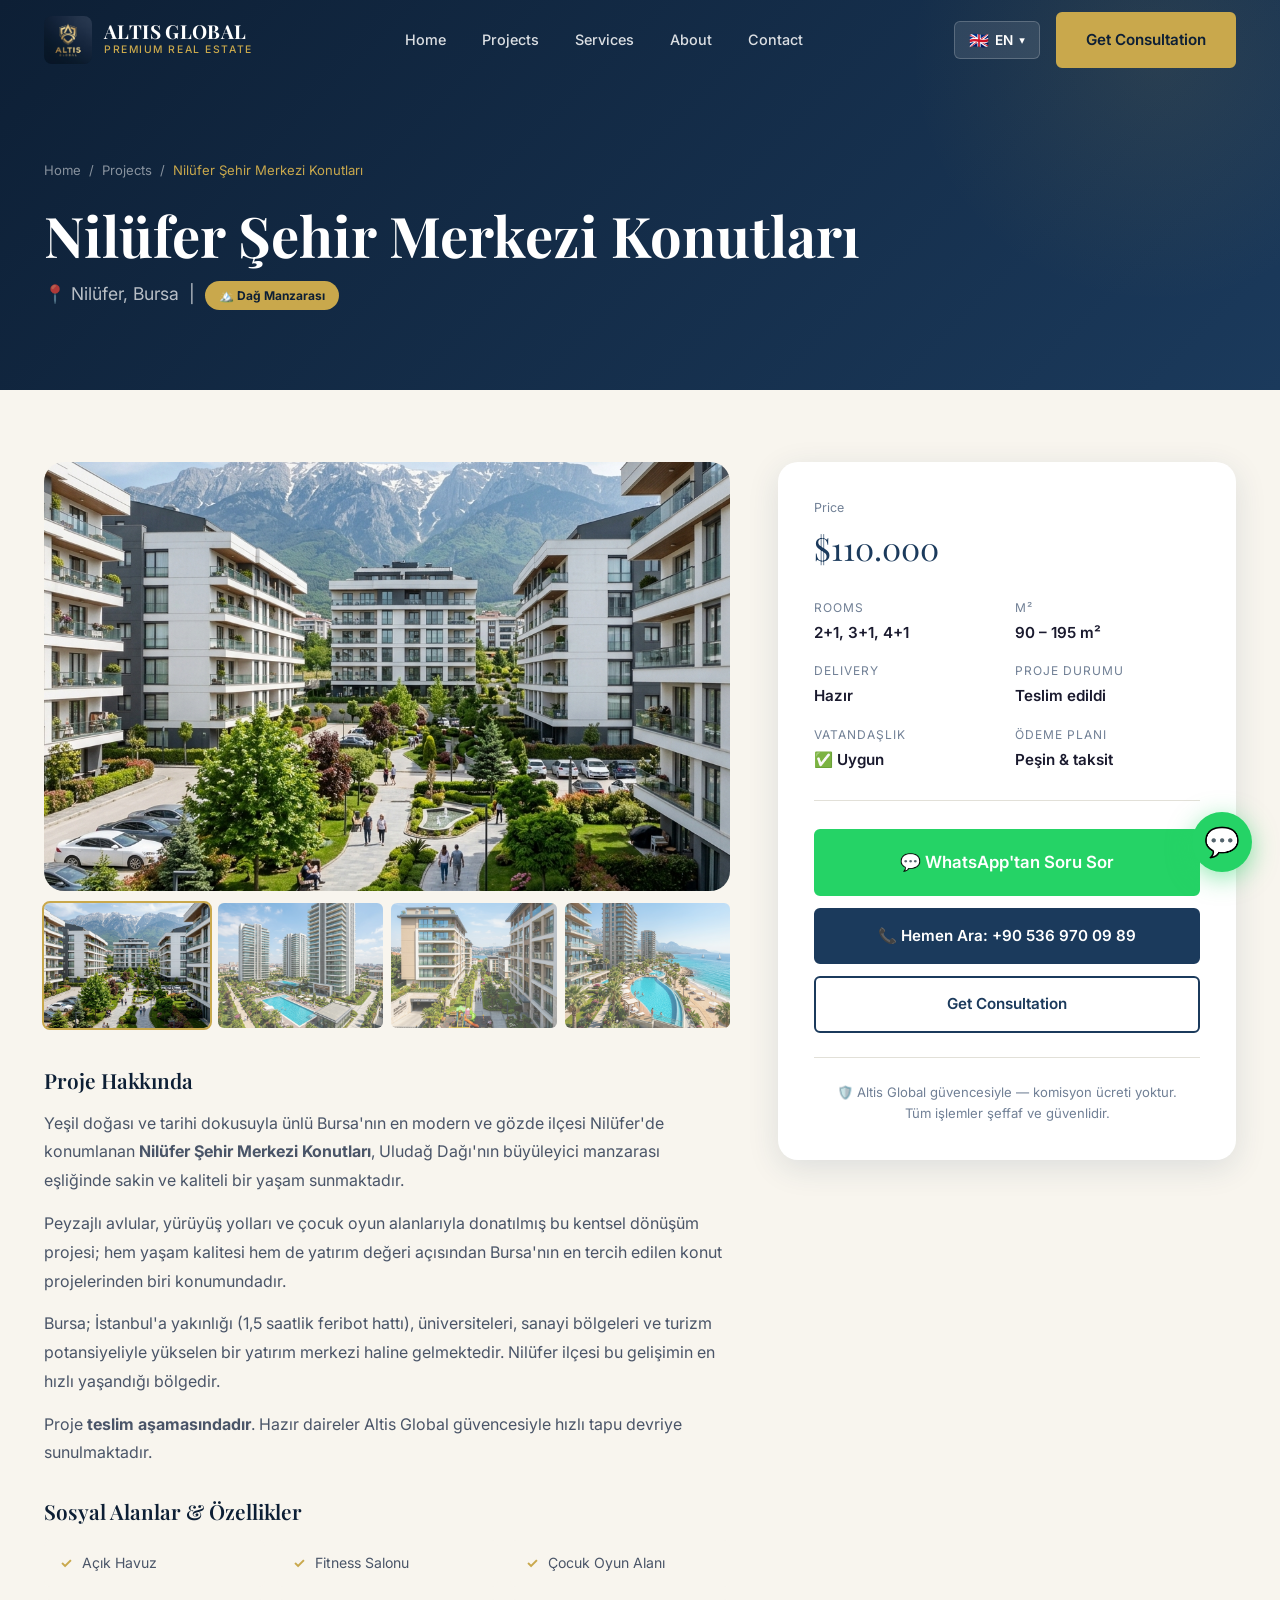
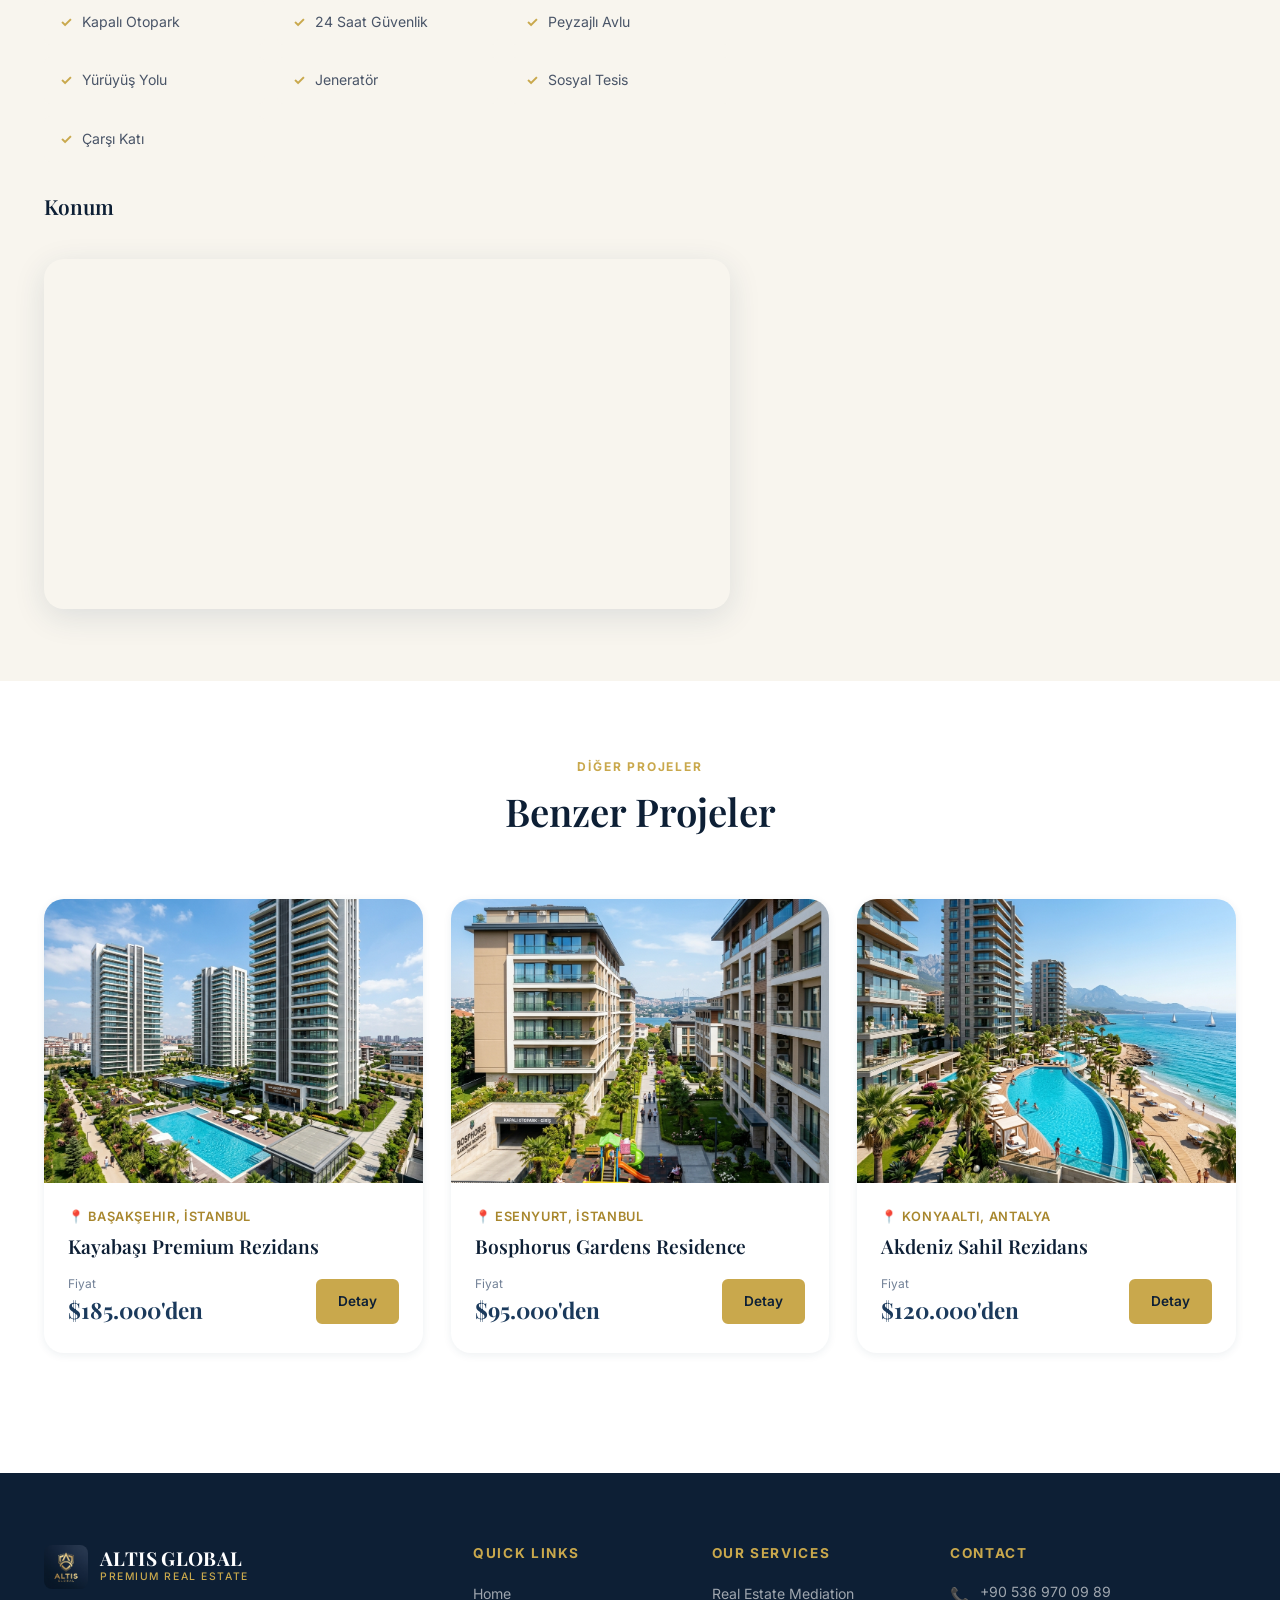
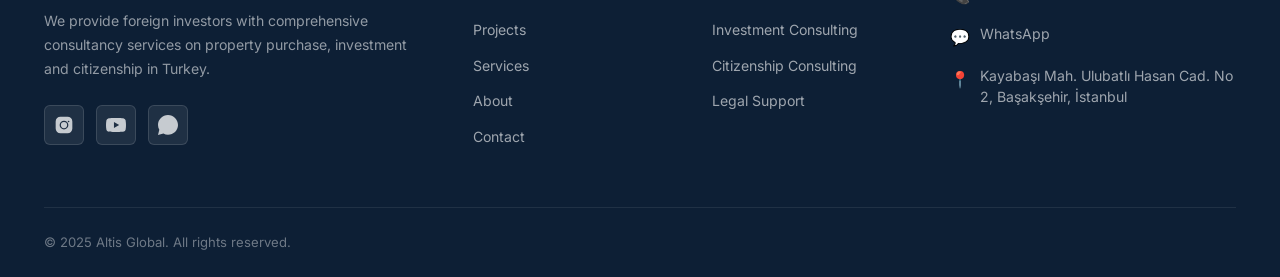
<file: project-bursa.html>
<!DOCTYPE html>
<html lang="tr" dir="ltr">
<head>
  <meta charset="UTF-8" />
  <meta name="viewport" content="width=device-width, initial-scale=1.0" />
  <title>Nilüfer Şehir Merkezi Konutları — Altis Global</title>
  <meta name="description" content="Bursa Nilüfer'de dağ manzaralı şehir merkezi konut projesi. 2+1'den 4+1'e. Fiyatlar $110.000'den başlamaktadır." />
  <link rel="stylesheet" href="assets/css/main.css" />
  <link rel="icon" type="image/png" href="assets/images/logo.png" />
  <style>
    .project-detail-section { padding: 72px 0; background: var(--cream); }
    .project-desc { margin-top: 40px; }
    .project-desc h3 { font-size: 1.3rem; color: var(--navy-dark); margin-bottom: 16px; }
    .project-desc p { margin-bottom: 14px; line-height: 1.8; color: var(--text-mid); }
  </style>
</head>
<body>

<nav id="navbar" class="scrolled">
  <div class="nav-inner">
    <a href="index.html" class="nav-logo">
      <img src="assets/images/logo.png" alt="Altis Global Logo" />
      <div class="nav-logo-text"><span class="brand-name">ALTIS GLOBAL</span><span class="brand-sub">Premium Real Estate</span></div>
    </a>
    <ul class="nav-links">
      <li><a href="index.html"    data-i18n="nav.home">Ana Sayfa</a></li>
      <li><a href="projects.html" data-i18n="nav.projects">Projeler</a></li>
      <li><a href="services.html" data-i18n="nav.services">Hizmetler</a></li>
      <li><a href="about.html"    data-i18n="nav.about">Hakkımızda</a></li>
      <li><a href="contact.html"  data-i18n="nav.contact">İletişim</a></li>
    </ul>
    <div class="nav-right">
      <div class="lang-switcher">
        <button class="lang-btn" id="langBtn"><span class="flag">🇹🇷</span><span class="lang-code">TR</span><span class="chevron">▾</span></button>
        <div class="lang-dropdown" id="langDropdown">
          <div class="lang-option" data-lang="tr"><span class="flag">🇹🇷</span> Türkçe</div>
          <div class="lang-option" data-lang="uz"><span class="flag">🇺🇿</span> O'zbekcha</div>
          <div class="lang-option" data-lang="ru"><span class="flag">🇷🇺</span> Русский</div>
          <div class="lang-option" data-lang="en"><span class="flag">🇬🇧</span> English</div>
        </div>
      </div>
      <a href="contact.html" class="btn btn-primary nav-cta" data-i18n="nav.cta">Danışmanlık Al</a>
      <button class="hamburger" id="hamburger"><span></span><span></span><span></span></button>
    </div>
  </div>
</nav>
<div class="mobile-menu" id="mobileMenu">
  <a href="index.html"    data-i18n="nav.home">Ana Sayfa</a>
  <a href="projects.html" data-i18n="nav.projects">Projeler</a>
  <a href="services.html" data-i18n="nav.services">Hizmetler</a>
  <a href="about.html"    data-i18n="nav.about">Hakkımızda</a>
  <a href="contact.html"  data-i18n="nav.contact">İletişim</a>
  <a href="contact.html" class="btn btn-primary mobile-cta" data-i18n="nav.cta">Danışmanlık Al</a>
</div>

<div class="page-hero">
  <div class="container">
    <div class="breadcrumb">
      <a href="index.html" data-i18n="nav.home">Ana Sayfa</a> /
      <a href="projects.html" data-i18n="nav.projects">Projeler</a> /
      <span>Nilüfer Şehir Merkezi Konutları</span>
    </div>
    <h1>Nilüfer Şehir Merkezi Konutları</h1>
    <p>📍 Nilüfer, Bursa &nbsp;|&nbsp; <span class="project-badge" style="position:static;display:inline-block;">🏔️ Dağ Manzarası</span></p>
  </div>
</div>

<div class="project-detail-section">
  <div class="container">
    <div class="project-detail-grid">
      <div>
        <div class="gallery-main">
          <img id="galleryMain" src="assets/images/project-bursa.jpg" alt="Nilüfer Şehir Merkezi Konutları" />
        </div>
        <div class="gallery-thumbs" style="margin-top:12px;">
          <div class="gallery-thumb active"><img src="assets/images/project-bursa.jpg" alt="Görünüm 1" /></div>
          <div class="gallery-thumb"><img src="assets/images/project-basaksehir.jpg" alt="Görünüm 2" /></div>
          <div class="gallery-thumb"><img src="assets/images/project-esenyurt.jpg" alt="Görünüm 3" /></div>
          <div class="gallery-thumb"><img src="assets/images/project-antalya.jpg" alt="Görünüm 4" /></div>
        </div>
        <div class="project-desc">
          <h3>Proje Hakkında</h3>
          <p>Yeşil doğası ve tarihi dokusuyla ünlü Bursa'nın en modern ve gözde ilçesi Nilüfer'de konumlanan <strong>Nilüfer Şehir Merkezi Konutları</strong>, Uludağ Dağı'nın büyüleyici manzarası eşliğinde sakin ve kaliteli bir yaşam sunmaktadır.</p>
          <p>Peyzajlı avlular, yürüyüş yolları ve çocuk oyun alanlarıyla donatılmış bu kentsel dönüşüm projesi; hem yaşam kalitesi hem de yatırım değeri açısından Bursa'nın en tercih edilen konut projelerinden biri konumundadır.</p>
          <p>Bursa; İstanbul'a yakınlığı (1,5 saatlik feribot hattı), üniversiteleri, sanayi bölgeleri ve turizm potansiyeliyle yükselen bir yatırım merkezi haline gelmektedir. Nilüfer ilçesi bu gelişimin en hızlı yaşandığı bölgedir.</p>
          <p>Proje <strong>teslim aşamasındadır</strong>. Hazır daireler Altis Global güvencesiyle hızlı tapu devriye sunulmaktadır.</p>

          <h3 style="margin-top:32px;">Sosyal Alanlar & Özellikler</h3>
          <div class="features-grid" style="margin-top:16px;">
            <div class="feature-item">Açık Havuz</div>
            <div class="feature-item">Fitness Salonu</div>
            <div class="feature-item">Çocuk Oyun Alanı</div>
            <div class="feature-item">Kapalı Otopark</div>
            <div class="feature-item">24 Saat Güvenlik</div>
            <div class="feature-item">Peyzajlı Avlu</div>
            <div class="feature-item">Yürüyüş Yolu</div>
            <div class="feature-item">Jeneratör</div>
            <div class="feature-item">Sosyal Tesis</div>
            <div class="feature-item">Çarşı Katı</div>
          </div>

          <h3 style="margin-top:32px;">Konum</h3>
          <div class="map-wrap">
            <iframe src="https://www.google.com/maps/embed?pb=!1m18!1m12!1m3!1d12288.0!2d28.959!3d40.230!2m3!1f0!2f0!3f0!3m2!1i1024!2i768!4f13.1!3m3!1m2!1s0x14ca15!2sNilüfer%2C%20Bursa!5e0!3m2!1str!2str!4v1700000000000"
              allowfullscreen loading="lazy" referrerpolicy="no-referrer-when-downgrade"></iframe>
          </div>
        </div>
      </div>

      <div>
        <div class="detail-card">
          <div class="detail-price-label" data-i18n="projects.price_from">Başlangıç Fiyatı</div>
          <div class="detail-price">$110.000</div>
          <div class="detail-specs">
            <div class="spec-item"><div class="spec-label" data-i18n="projects.rooms">Oda Seçenekleri</div><div class="spec-val">2+1, 3+1, 4+1</div></div>
            <div class="spec-item"><div class="spec-label" data-i18n="projects.area">Alan</div><div class="spec-val">90 – 195 m²</div></div>
            <div class="spec-item"><div class="spec-label" data-i18n="projects.delivery">Teslim Tarihi</div><div class="spec-val">Hazır</div></div>
            <div class="spec-item"><div class="spec-label">Proje Durumu</div><div class="spec-val">Teslim edildi</div></div>
            <div class="spec-item"><div class="spec-label">Vatandaşlık</div><div class="spec-val">✅ Uygun</div></div>
            <div class="spec-item"><div class="spec-label">Ödeme Planı</div><div class="spec-val">Peşin & taksit</div></div>
          </div>
          <div class="detail-actions">
            <a href="https://wa.me/905369700989?text=Merhaba%2C%20Nilüfer%20Şehir%20Merkezi%20Konutları%20hakkında%20bilgi%20almak%20istiyorum." target="_blank" class="btn btn-whatsapp btn-lg" style="width:100%;justify-content:center;">💬 WhatsApp'tan Soru Sor</a>
            <a href="tel:+905369700989" class="btn btn-navy" style="width:100%;justify-content:center;">📞 Hemen Ara: +90 536 970 09 89</a>
            <a href="contact.html" class="btn btn-outline" style="width:100%;justify-content:center;border-color:var(--navy);color:var(--navy);" data-i18n="nav.cta">📋 Danışmanlık Formu</a>
          </div>
          <div style="margin-top:24px;padding-top:24px;border-top:1px solid var(--border);text-align:center;">
            <p style="font-size:0.82rem;color:var(--text-light);">🛡️ Altis Global güvencesiyle — komisyon ücreti yoktur.<br/>Tüm işlemler şeffaf ve güvenlidir.</p>
          </div>
        </div>
      </div>
    </div>
  </div>
</div>

<section style="background:var(--white);padding:72px 0;">
  <div class="container">
    <div class="section-header"><span class="section-label">DİĞER PROJELER</span><h2 class="section-title">Benzer Projeler</h2></div>
    <div class="projects-grid" style="grid-template-columns:repeat(3,1fr);">
      <a href="project-basaksehir.html" class="project-card">
        <div class="project-img-wrap"><img src="assets/images/project-basaksehir.jpg" alt="" loading="lazy" /></div>
        <div class="project-info"><div class="project-location">📍 Başakşehir, İstanbul</div><h3 class="project-name">Kayabaşı Premium Rezidans</h3>
          <div class="project-price"><div><div class="project-price-label">Fiyat</div><div class="project-price-val">$185.000'den</div></div><span class="btn btn-primary btn-sm">Detay</span></div></div>
      </a>
      <a href="project-esenyurt.html" class="project-card">
        <div class="project-img-wrap"><img src="assets/images/project-esenyurt.jpg" alt="" loading="lazy" /></div>
        <div class="project-info"><div class="project-location">📍 Esenyurt, İstanbul</div><h3 class="project-name">Bosphorus Gardens Residence</h3>
          <div class="project-price"><div><div class="project-price-label">Fiyat</div><div class="project-price-val">$95.000'den</div></div><span class="btn btn-primary btn-sm">Detay</span></div></div>
      </a>
      <a href="project-antalya.html" class="project-card">
        <div class="project-img-wrap"><img src="assets/images/project-antalya.jpg" alt="" loading="lazy" /></div>
        <div class="project-info"><div class="project-location">📍 Konyaaltı, Antalya</div><h3 class="project-name">Akdeniz Sahil Rezidans</h3>
          <div class="project-price"><div><div class="project-price-label">Fiyat</div><div class="project-price-val">$120.000'den</div></div><span class="btn btn-primary btn-sm">Detay</span></div></div>
      </a>
    </div>
  </div>
</section>

<footer id="footer"><div class="container">
  <div class="footer-grid">
    <div class="footer-brand">
      <div class="nav-logo"><img src="assets/images/logo.png" alt="Altis Global" style="height:44px;" /><div class="nav-logo-text"><span class="brand-name">ALTIS GLOBAL</span><span class="brand-sub">Premium Real Estate</span></div></div>
      <p data-i18n="footer.desc">Yabancı yatırımcılara Türkiye'de konut alımı, yatırım ve vatandaşlık danışmanlığı.</p>
      <div class="footer-socials"><a href="#" class="social-link" aria-label="Instagram"><svg viewBox="0 0 24 24"><path d="M7.75 2h8.5A5.75 5.75 0 0 1 22 7.75v8.5A5.75 5.75 0 0 1 16.25 22h-8.5A5.75 5.75 0 0 1 2 16.25v-8.5A5.75 5.75 0 0 1 7.75 2Zm4.25 4.75a5.25 5.25 0 1 0 0 10.5 5.25 5.25 0 0 0 0-10.5Zm0 1.5a3.75 3.75 0 1 1 0 7.5 3.75 3.75 0 0 1 0-7.5Zm5.5-1.5a1 1 0 1 0 0 2 1 1 0 0 0 0-2Z"/></svg></a><a href="#" class="social-link" aria-label="YouTube"><svg viewBox="0 0 24 24"><path d="M23.5 6.19a3.02 3.02 0 0 0-2.12-2.14C19.5 3.5 12 3.5 12 3.5s-7.5 0-9.38.55A3.02 3.02 0 0 0 .5 6.19C.17 8.1 0 10 0 12s.17 3.9.5 5.81a3.02 3.02 0 0 0 2.12 2.14c1.88.55 9.38.55 9.38.55s7.5 0 9.38-.55a3.02 3.02 0 0 0 2.12-2.14c.33-1.91.5-3.81.5-5.81s-.17-3.9-.5-5.81ZM9.55 15.57V8.43L15.82 12 9.55 15.57Z"/></svg></a><a href="https://wa.me/905369700989" class="social-link" aria-label="WhatsApp" target="_blank"><svg viewBox="0 0 24 24"><path d="M12 0C5.37 0 0 5.37 0 12c0 2.12.55 4.11 1.56 5.83L0 24l6.47-1.7A11.64 11.64 0 0 0 12 23.72C18.63 23.72 24 18.47 24 12S18.63 0 12 0Zm5.47 14.38c-.29-.14-1.7-.84-1.96-.94-.27-.1-.46-.14-.66.14s-.76.94-.93 1.13c-.17.2-.34.22-.63.07a8.7 8.7 0 0 1-3.92-3.43c-.17-.29-.02-.44.13-.59l.43-.51c.14-.17.2-.29.3-.48.1-.2.04-.37-.03-.51-.07-.15-.65-1.57-.9-2.15-.23-.56-.47-.49-.65-.49h-.55c-.29 0-.77.36-.77.36-.27.29-1.01.99-1.01 2.41s1.03 2.8 1.18 2.99c.14.2 2.03 3.1 4.93 4.34 1.38.6 1.97.71 2.47.71.55-.08 1.7-.69 1.94-1.36.24-.67.24-1.24.17-1.36Z"/></svg></a></div>
    </div>
    <div class="footer-col"><h4 data-i18n="footer.links_title">Sayfalar</h4><ul><li><a href="index.html" data-i18n="nav.home">Ana Sayfa</a></li><li><a href="projects.html" data-i18n="nav.projects">Projeler</a></li><li><a href="services.html" data-i18n="nav.services">Hizmetler</a></li><li><a href="about.html" data-i18n="nav.about">Hakkımızda</a></li><li><a href="contact.html" data-i18n="nav.contact">İletişim</a></li></ul></div>
    <div class="footer-col"><h4 data-i18n="footer.services_title">Hizmetler</h4><ul><li><a href="services.html" data-i18n="services.realty_title">Emlak</a></li><li><a href="services.html" data-i18n="services.consulting_title">Yatırım</a></li><li><a href="services.html" data-i18n="services.citizenship_title">Vatandaşlık</a></li><li><a href="services.html" data-i18n="services.legal_title">Hukuki</a></li></ul></div>
    <div class="footer-col"><h4 data-i18n="footer.contact_title">İletişim</h4>
      <div class="footer-contact-item"><span class="footer-contact-icon">📞</span><a href="tel:+905369700989">+90 536 970 09 89</a></div>
      <div class="footer-contact-item"><span class="footer-contact-icon">💬</span><a href="https://wa.me/905369700989">WhatsApp</a></div>
      <div class="footer-contact-item"><span class="footer-contact-icon">📍</span><p data-i18n="footer.address">Başakşehir, İstanbul</p></div>
    </div>
  </div>
  <div class="footer-bottom"><p>© 2025 Altis Global. <span data-i18n="footer.rights">Tüm hakları saklıdır.</span></p></div>
</div></footer>

<a href="https://wa.me/905369700989?text=Nilüfer%20Şehir%20Merkezi%20Konutları%20hakkında%20bilgi%20istiyorum." target="_blank" class="whatsapp-float">💬</a>
<script src="assets/js/translations.js"></script>
<script src="assets/js/i18n.js"></script>
<script src="assets/js/main.js"></script>
</body>
</html>
</file>
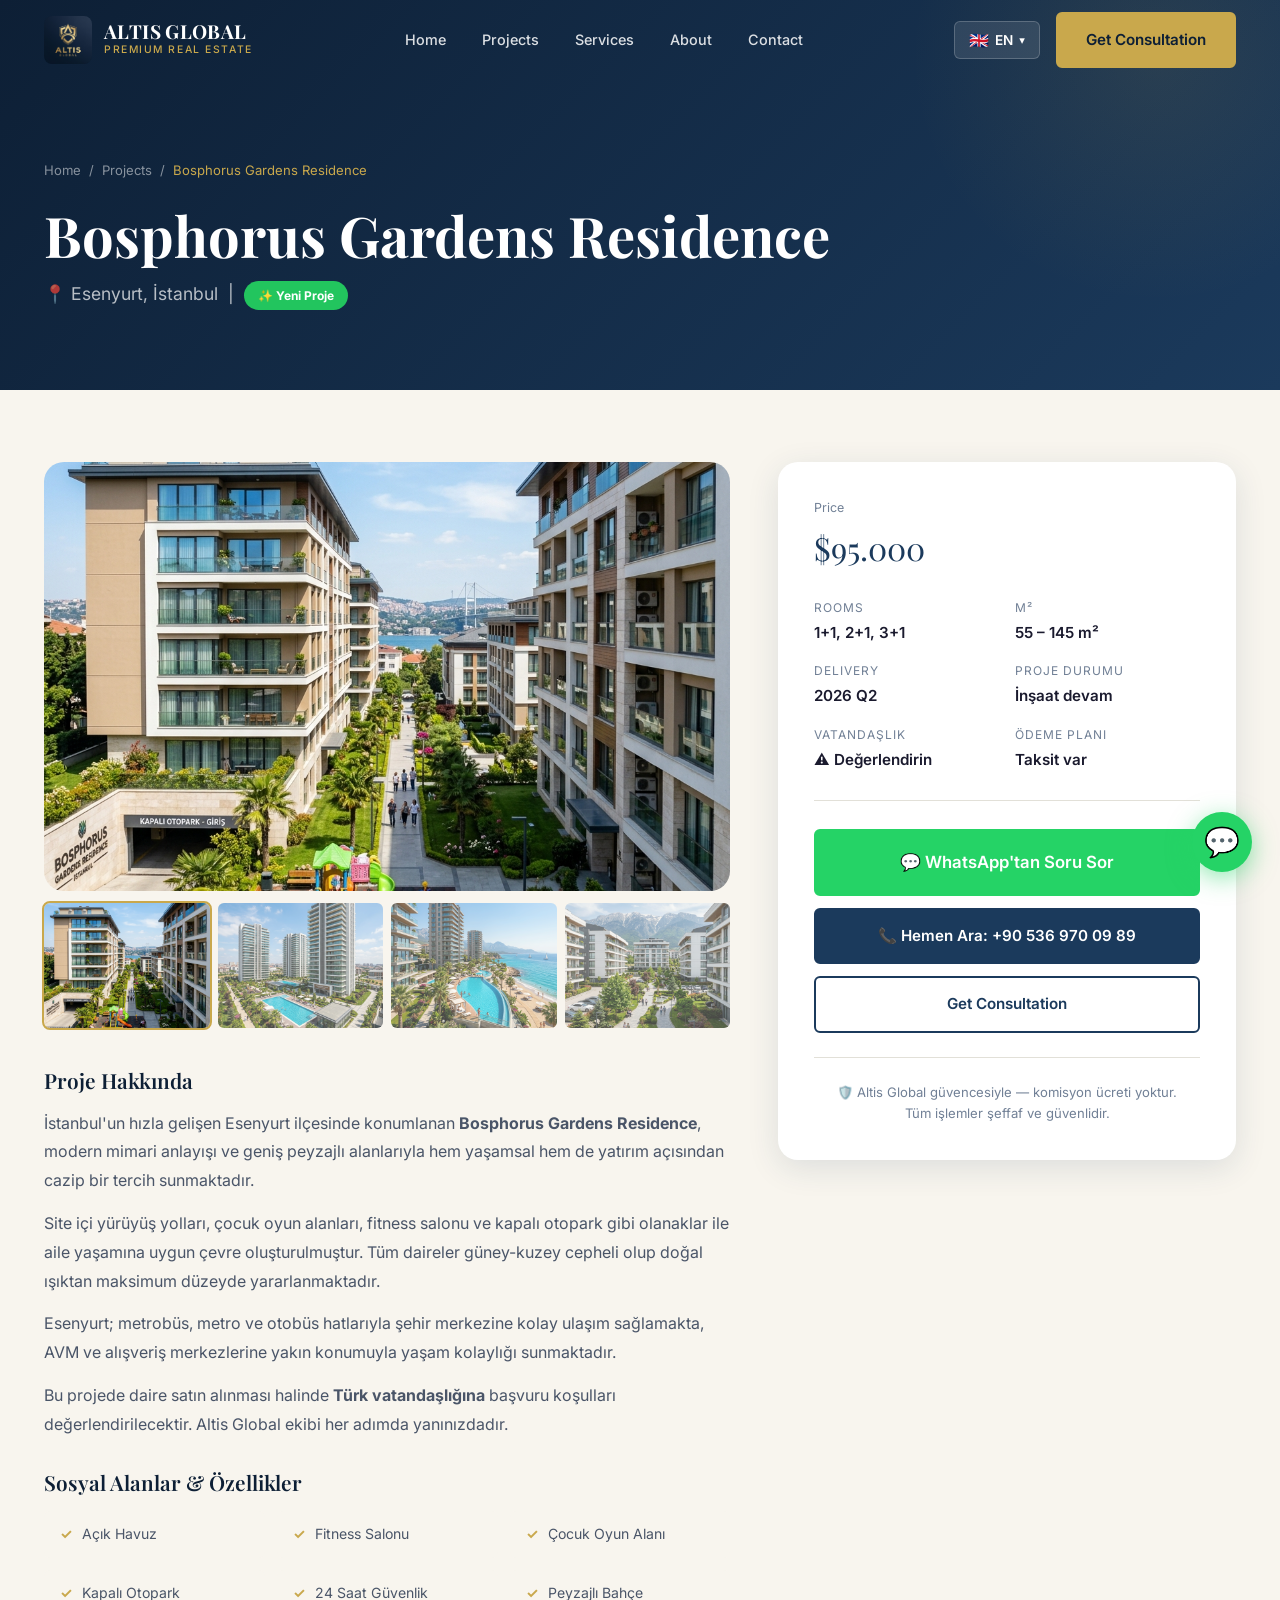
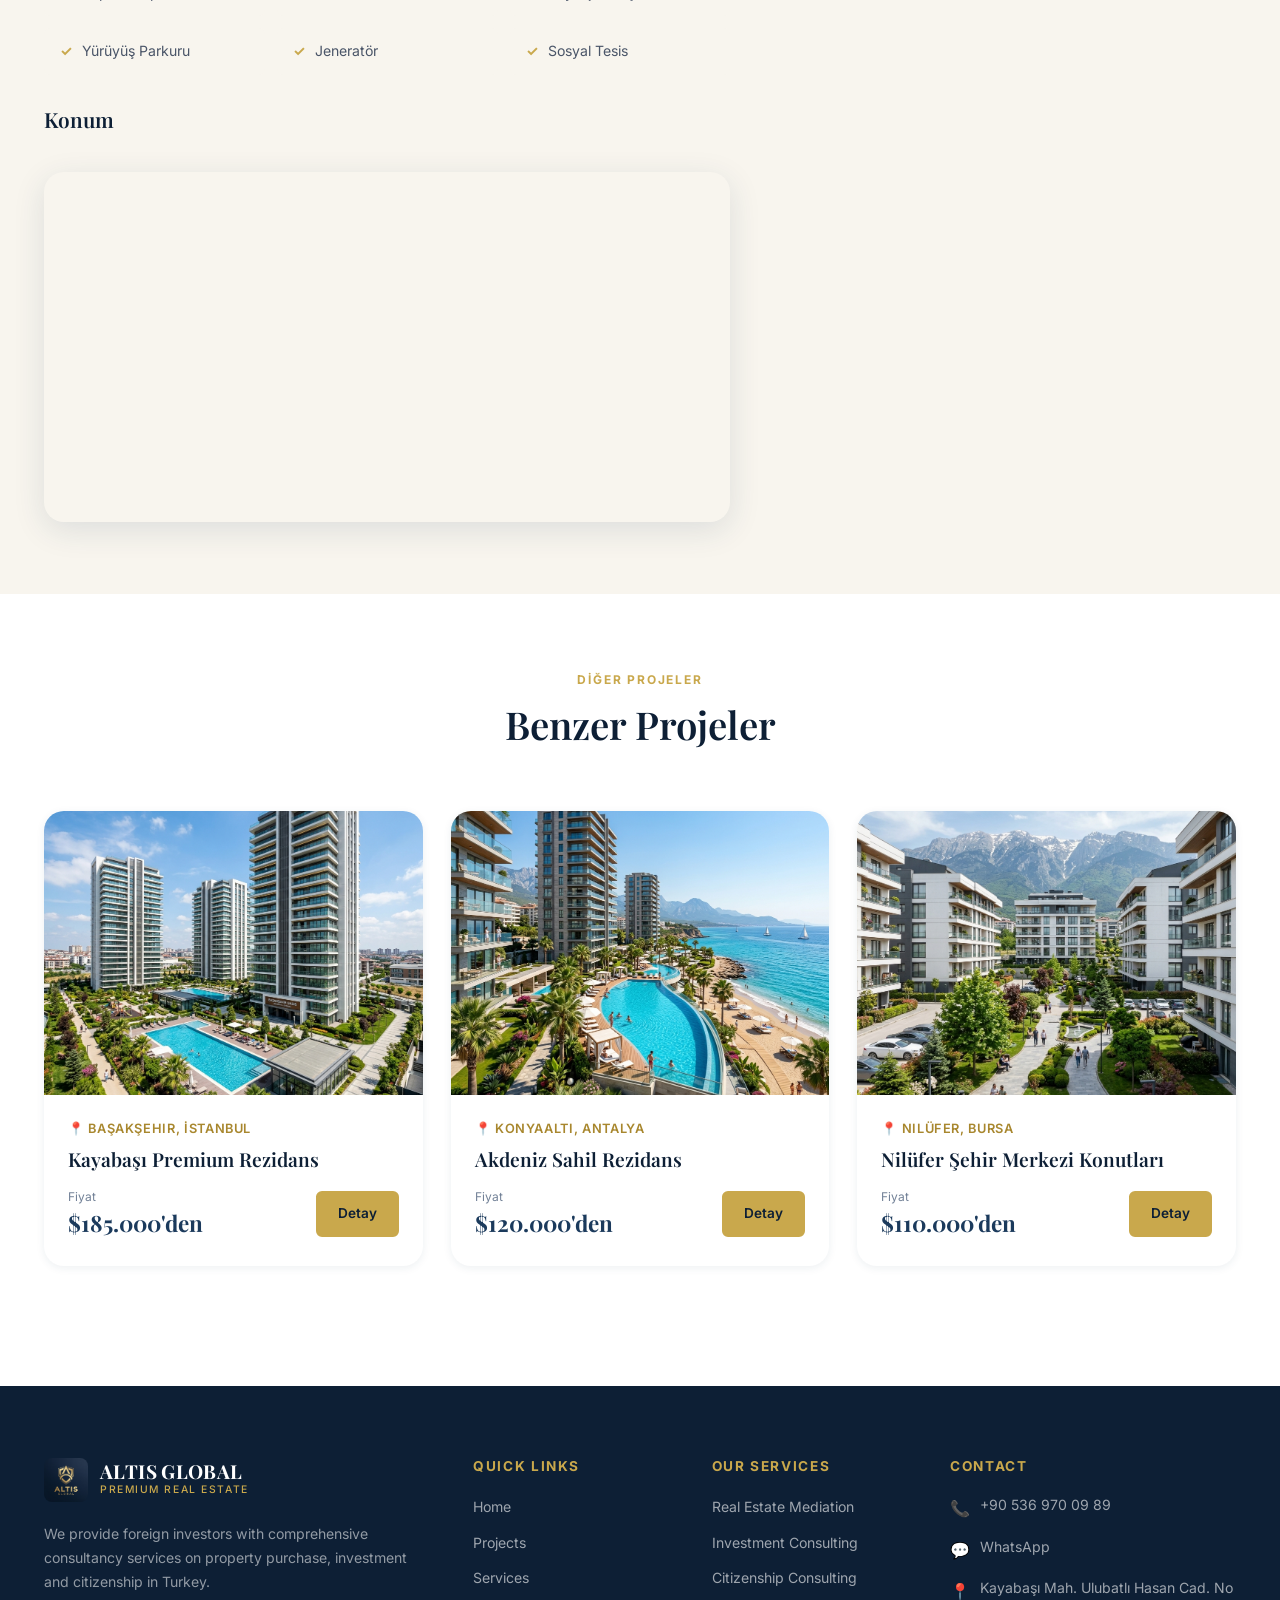
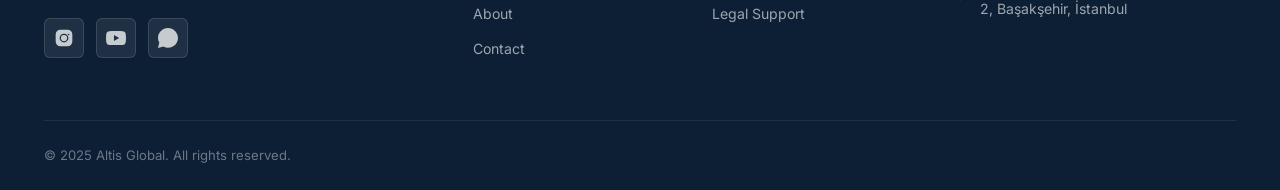
<file: project-esenyurt.html>
<!DOCTYPE html>
<html lang="tr" dir="ltr">
<head>
  <meta charset="UTF-8" />
  <meta name="viewport" content="width=device-width, initial-scale=1.0" />
  <title>Bosphorus Gardens Residence — Altis Global</title>
  <meta name="description" content="Esenyurt'ta 1+1'den 3+1'e modern konut projesi. Sosyal alanlar, havuz, güvenlik. Fiyatlar $95.000'den başlamaktadır." />
  <link rel="stylesheet" href="assets/css/main.css" />
  <link rel="icon" type="image/png" href="assets/images/logo.png" />
  <style>
    .project-detail-section { padding: 72px 0; background: var(--cream); }
    .project-desc { margin-top: 40px; }
    .project-desc h3 { font-size: 1.3rem; color: var(--navy-dark); margin-bottom: 16px; }
    .project-desc p { margin-bottom: 14px; line-height: 1.8; color: var(--text-mid); }
  </style>
</head>
<body>

<nav id="navbar" class="scrolled">
  <div class="nav-inner">
    <a href="index.html" class="nav-logo">
      <img src="assets/images/logo.png" alt="Altis Global Logo" />
      <div class="nav-logo-text"><span class="brand-name">ALTIS GLOBAL</span><span class="brand-sub">Premium Real Estate</span></div>
    </a>
    <ul class="nav-links">
      <li><a href="index.html"    data-i18n="nav.home">Ana Sayfa</a></li>
      <li><a href="projects.html" data-i18n="nav.projects">Projeler</a></li>
      <li><a href="services.html" data-i18n="nav.services">Hizmetler</a></li>
      <li><a href="about.html"    data-i18n="nav.about">Hakkımızda</a></li>
      <li><a href="contact.html"  data-i18n="nav.contact">İletişim</a></li>
    </ul>
    <div class="nav-right">
      <div class="lang-switcher">
        <button class="lang-btn" id="langBtn"><span class="flag">🇹🇷</span><span class="lang-code">TR</span><span class="chevron">▾</span></button>
        <div class="lang-dropdown" id="langDropdown">
          <div class="lang-option" data-lang="tr"><span class="flag">🇹🇷</span> Türkçe</div>
          <div class="lang-option" data-lang="uz"><span class="flag">🇺🇿</span> O'zbekcha</div>
          <div class="lang-option" data-lang="ru"><span class="flag">🇷🇺</span> Русский</div>
          <div class="lang-option" data-lang="en"><span class="flag">🇬🇧</span> English</div>
        </div>
      </div>
      <a href="contact.html" class="btn btn-primary nav-cta" data-i18n="nav.cta">Danışmanlık Al</a>
      <button class="hamburger" id="hamburger"><span></span><span></span><span></span></button>
    </div>
  </div>
</nav>
<div class="mobile-menu" id="mobileMenu">
  <a href="index.html"    data-i18n="nav.home">Ana Sayfa</a>
  <a href="projects.html" data-i18n="nav.projects">Projeler</a>
  <a href="services.html" data-i18n="nav.services">Hizmetler</a>
  <a href="about.html"    data-i18n="nav.about">Hakkımızda</a>
  <a href="contact.html"  data-i18n="nav.contact">İletişim</a>
  <a href="contact.html" class="btn btn-primary mobile-cta" data-i18n="nav.cta">Danışmanlık Al</a>
</div>

<div class="page-hero">
  <div class="container">
    <div class="breadcrumb">
      <a href="index.html" data-i18n="nav.home">Ana Sayfa</a> /
      <a href="projects.html" data-i18n="nav.projects">Projeler</a> /
      <span>Bosphorus Gardens Residence</span>
    </div>
    <h1>Bosphorus Gardens Residence</h1>
    <p>📍 Esenyurt, İstanbul &nbsp;|&nbsp; <span class="project-badge new" style="position:static;display:inline-block;">✨ Yeni Proje</span></p>
  </div>
</div>

<div class="project-detail-section">
  <div class="container">
    <div class="project-detail-grid">
      <div>
        <div class="gallery-main">
          <img id="galleryMain" src="assets/images/project-esenyurt.jpg" alt="Bosphorus Gardens Residence" />
        </div>
        <div class="gallery-thumbs" style="margin-top:12px;">
          <div class="gallery-thumb active"><img src="assets/images/project-esenyurt.jpg" alt="Görünüm 1" /></div>
          <div class="gallery-thumb"><img src="assets/images/project-basaksehir.jpg" alt="Görünüm 2" /></div>
          <div class="gallery-thumb"><img src="assets/images/project-antalya.jpg" alt="Görünüm 3" /></div>
          <div class="gallery-thumb"><img src="assets/images/project-bursa.jpg" alt="Görünüm 4" /></div>
        </div>
        <div class="project-desc">
          <h3>Proje Hakkında</h3>
          <p>İstanbul'un hızla gelişen Esenyurt ilçesinde konumlanan <strong>Bosphorus Gardens Residence</strong>, modern mimari anlayışı ve geniş peyzajlı alanlarıyla hem yaşamsal hem de yatırım açısından cazip bir tercih sunmaktadır.</p>
          <p>Site içi yürüyüş yolları, çocuk oyun alanları, fitness salonu ve kapalı otopark gibi olanaklar ile aile yaşamına uygun çevre oluşturulmuştur. Tüm daireler güney-kuzey cepheli olup doğal ışıktan maksimum düzeyde yararlanmaktadır.</p>
          <p>Esenyurt; metrobüs, metro ve otobüs hatlarıyla şehir merkezine kolay ulaşım sağlamakta, AVM ve alışveriş merkezlerine yakın konumuyla yaşam kolaylığı sunmaktadır.</p>
          <p>Bu projede daire satın alınması halinde <strong>Türk vatandaşlığına</strong> başvuru koşulları değerlendirilecektir. Altis Global ekibi her adımda yanınızdadır.</p>

          <h3 style="margin-top:32px;">Sosyal Alanlar & Özellikler</h3>
          <div class="features-grid" style="margin-top:16px;">
            <div class="feature-item">Açık Havuz</div>
            <div class="feature-item">Fitness Salonu</div>
            <div class="feature-item">Çocuk Oyun Alanı</div>
            <div class="feature-item">Kapalı Otopark</div>
            <div class="feature-item">24 Saat Güvenlik</div>
            <div class="feature-item">Peyzajlı Bahçe</div>
            <div class="feature-item">Yürüyüş Parkuru</div>
            <div class="feature-item">Jeneratör</div>
            <div class="feature-item">Sosyal Tesis</div>
          </div>

          <h3 style="margin-top:32px;">Konum</h3>
          <div class="map-wrap">
            <iframe src="https://www.google.com/maps/embed?pb=!1m18!1m12!1m3!1d12029.3!2d28.666!3d41.022!2m3!1f0!2f0!3f0!3m2!1i1024!2i768!4f13.1!3m3!1m2!1s0x14cabb!2sEsenyurt%2C%20Istanbul!5e0!3m2!1str!2str!4v1700000000000"
              allowfullscreen loading="lazy" referrerpolicy="no-referrer-when-downgrade"></iframe>
          </div>
        </div>
      </div>

      <div>
        <div class="detail-card">
          <div class="detail-price-label" data-i18n="projects.price_from">Başlangıç Fiyatı</div>
          <div class="detail-price">$95.000</div>
          <div class="detail-specs">
            <div class="spec-item"><div class="spec-label" data-i18n="projects.rooms">Oda Seçenekleri</div><div class="spec-val">1+1, 2+1, 3+1</div></div>
            <div class="spec-item"><div class="spec-label" data-i18n="projects.area">Alan</div><div class="spec-val">55 – 145 m²</div></div>
            <div class="spec-item"><div class="spec-label" data-i18n="projects.delivery">Teslim Tarihi</div><div class="spec-val">2026 Q2</div></div>
            <div class="spec-item"><div class="spec-label">Proje Durumu</div><div class="spec-val">İnşaat devam</div></div>
            <div class="spec-item"><div class="spec-label">Vatandaşlık</div><div class="spec-val">⚠️ Değerlendirin</div></div>
            <div class="spec-item"><div class="spec-label">Ödeme Planı</div><div class="spec-val">Taksit var</div></div>
          </div>
          <div class="detail-actions">
            <a href="https://wa.me/905369700989?text=Merhaba%2C%20Bosphorus%20Gardens%20Residence%20hakkında%20bilgi%20almak%20istiyorum." target="_blank" class="btn btn-whatsapp btn-lg" style="width:100%;justify-content:center;">💬 WhatsApp'tan Soru Sor</a>
            <a href="tel:+905369700989" class="btn btn-navy" style="width:100%;justify-content:center;">📞 Hemen Ara: +90 536 970 09 89</a>
            <a href="contact.html" class="btn btn-outline" style="width:100%;justify-content:center;border-color:var(--navy);color:var(--navy);" data-i18n="nav.cta">📋 Danışmanlık Formu</a>
          </div>
          <div style="margin-top:24px;padding-top:24px;border-top:1px solid var(--border);text-align:center;">
            <p style="font-size:0.82rem;color:var(--text-light);">🛡️ Altis Global güvencesiyle — komisyon ücreti yoktur.<br/>Tüm işlemler şeffaf ve güvenlidir.</p>
          </div>
        </div>
      </div>
    </div>
  </div>
</div>

<section style="background:var(--white);padding:72px 0;">
  <div class="container">
    <div class="section-header"><span class="section-label">DİĞER PROJELER</span><h2 class="section-title">Benzer Projeler</h2></div>
    <div class="projects-grid" style="grid-template-columns:repeat(3,1fr);">
      <a href="project-basaksehir.html" class="project-card">
        <div class="project-img-wrap"><img src="assets/images/project-basaksehir.jpg" alt="" loading="lazy" /></div>
        <div class="project-info"><div class="project-location">📍 Başakşehir, İstanbul</div><h3 class="project-name">Kayabaşı Premium Rezidans</h3>
          <div class="project-price"><div><div class="project-price-label">Fiyat</div><div class="project-price-val">$185.000'den</div></div><span class="btn btn-primary btn-sm">Detay</span></div></div>
      </a>
      <a href="project-antalya.html" class="project-card">
        <div class="project-img-wrap"><img src="assets/images/project-antalya.jpg" alt="" loading="lazy" /></div>
        <div class="project-info"><div class="project-location">📍 Konyaaltı, Antalya</div><h3 class="project-name">Akdeniz Sahil Rezidans</h3>
          <div class="project-price"><div><div class="project-price-label">Fiyat</div><div class="project-price-val">$120.000'den</div></div><span class="btn btn-primary btn-sm">Detay</span></div></div>
      </a>
      <a href="project-bursa.html" class="project-card">
        <div class="project-img-wrap"><img src="assets/images/project-bursa.jpg" alt="" loading="lazy" /></div>
        <div class="project-info"><div class="project-location">📍 Nilüfer, Bursa</div><h3 class="project-name">Nilüfer Şehir Merkezi Konutları</h3>
          <div class="project-price"><div><div class="project-price-label">Fiyat</div><div class="project-price-val">$110.000'den</div></div><span class="btn btn-primary btn-sm">Detay</span></div></div>
      </a>
    </div>
  </div>
</section>

<footer id="footer"><div class="container">
  <div class="footer-grid">
    <div class="footer-brand">
      <div class="nav-logo"><img src="assets/images/logo.png" alt="Altis Global" style="height:44px;" /><div class="nav-logo-text"><span class="brand-name">ALTIS GLOBAL</span><span class="brand-sub">Premium Real Estate</span></div></div>
      <p data-i18n="footer.desc">Yabancı yatırımcılara Türkiye'de konut alımı, yatırım ve vatandaşlık danışmanlığı.</p>
      <div class="footer-socials"><a href="#" class="social-link" aria-label="Instagram"><svg viewBox="0 0 24 24"><path d="M7.75 2h8.5A5.75 5.75 0 0 1 22 7.75v8.5A5.75 5.75 0 0 1 16.25 22h-8.5A5.75 5.75 0 0 1 2 16.25v-8.5A5.75 5.75 0 0 1 7.75 2Zm4.25 4.75a5.25 5.25 0 1 0 0 10.5 5.25 5.25 0 0 0 0-10.5Zm0 1.5a3.75 3.75 0 1 1 0 7.5 3.75 3.75 0 0 1 0-7.5Zm5.5-1.5a1 1 0 1 0 0 2 1 1 0 0 0 0-2Z"/></svg></a><a href="#" class="social-link" aria-label="YouTube"><svg viewBox="0 0 24 24"><path d="M23.5 6.19a3.02 3.02 0 0 0-2.12-2.14C19.5 3.5 12 3.5 12 3.5s-7.5 0-9.38.55A3.02 3.02 0 0 0 .5 6.19C.17 8.1 0 10 0 12s.17 3.9.5 5.81a3.02 3.02 0 0 0 2.12 2.14c1.88.55 9.38.55 9.38.55s7.5 0 9.38-.55a3.02 3.02 0 0 0 2.12-2.14c.33-1.91.5-3.81.5-5.81s-.17-3.9-.5-5.81ZM9.55 15.57V8.43L15.82 12 9.55 15.57Z"/></svg></a><a href="https://wa.me/905369700989" class="social-link" aria-label="WhatsApp" target="_blank"><svg viewBox="0 0 24 24"><path d="M12 0C5.37 0 0 5.37 0 12c0 2.12.55 4.11 1.56 5.83L0 24l6.47-1.7A11.64 11.64 0 0 0 12 23.72C18.63 23.72 24 18.47 24 12S18.63 0 12 0Zm5.47 14.38c-.29-.14-1.7-.84-1.96-.94-.27-.1-.46-.14-.66.14s-.76.94-.93 1.13c-.17.2-.34.22-.63.07a8.7 8.7 0 0 1-3.92-3.43c-.17-.29-.02-.44.13-.59l.43-.51c.14-.17.2-.29.3-.48.1-.2.04-.37-.03-.51-.07-.15-.65-1.57-.9-2.15-.23-.56-.47-.49-.65-.49h-.55c-.29 0-.77.36-.77.36-.27.29-1.01.99-1.01 2.41s1.03 2.8 1.18 2.99c.14.2 2.03 3.1 4.93 4.34 1.38.6 1.97.71 2.47.71.55-.08 1.7-.69 1.94-1.36.24-.67.24-1.24.17-1.36Z"/></svg></a></div>
    </div>
    <div class="footer-col"><h4 data-i18n="footer.links_title">Sayfalar</h4><ul><li><a href="index.html" data-i18n="nav.home">Ana Sayfa</a></li><li><a href="projects.html" data-i18n="nav.projects">Projeler</a></li><li><a href="services.html" data-i18n="nav.services">Hizmetler</a></li><li><a href="about.html" data-i18n="nav.about">Hakkımızda</a></li><li><a href="contact.html" data-i18n="nav.contact">İletişim</a></li></ul></div>
    <div class="footer-col"><h4 data-i18n="footer.services_title">Hizmetler</h4><ul><li><a href="services.html" data-i18n="services.realty_title">Emlak</a></li><li><a href="services.html" data-i18n="services.consulting_title">Yatırım</a></li><li><a href="services.html" data-i18n="services.citizenship_title">Vatandaşlık</a></li><li><a href="services.html" data-i18n="services.legal_title">Hukuki</a></li></ul></div>
    <div class="footer-col"><h4 data-i18n="footer.contact_title">İletişim</h4>
      <div class="footer-contact-item"><span class="footer-contact-icon">📞</span><a href="tel:+905369700989">+90 536 970 09 89</a></div>
      <div class="footer-contact-item"><span class="footer-contact-icon">💬</span><a href="https://wa.me/905369700989">WhatsApp</a></div>
      <div class="footer-contact-item"><span class="footer-contact-icon">📍</span><p data-i18n="footer.address">Başakşehir, İstanbul</p></div>
    </div>
  </div>
  <div class="footer-bottom"><p>© 2025 Altis Global. <span data-i18n="footer.rights">Tüm hakları saklıdır.</span></p></div>
</div></footer>

<a href="https://wa.me/905369700989?text=Bosphorus%20Gardens%20Residence%20hakkında%20bilgi%20istiyorum." target="_blank" class="whatsapp-float">💬</a>
<script src="assets/js/translations.js"></script>
<script src="assets/js/i18n.js"></script>
<script src="assets/js/main.js"></script>
</body>
</html>
</file>
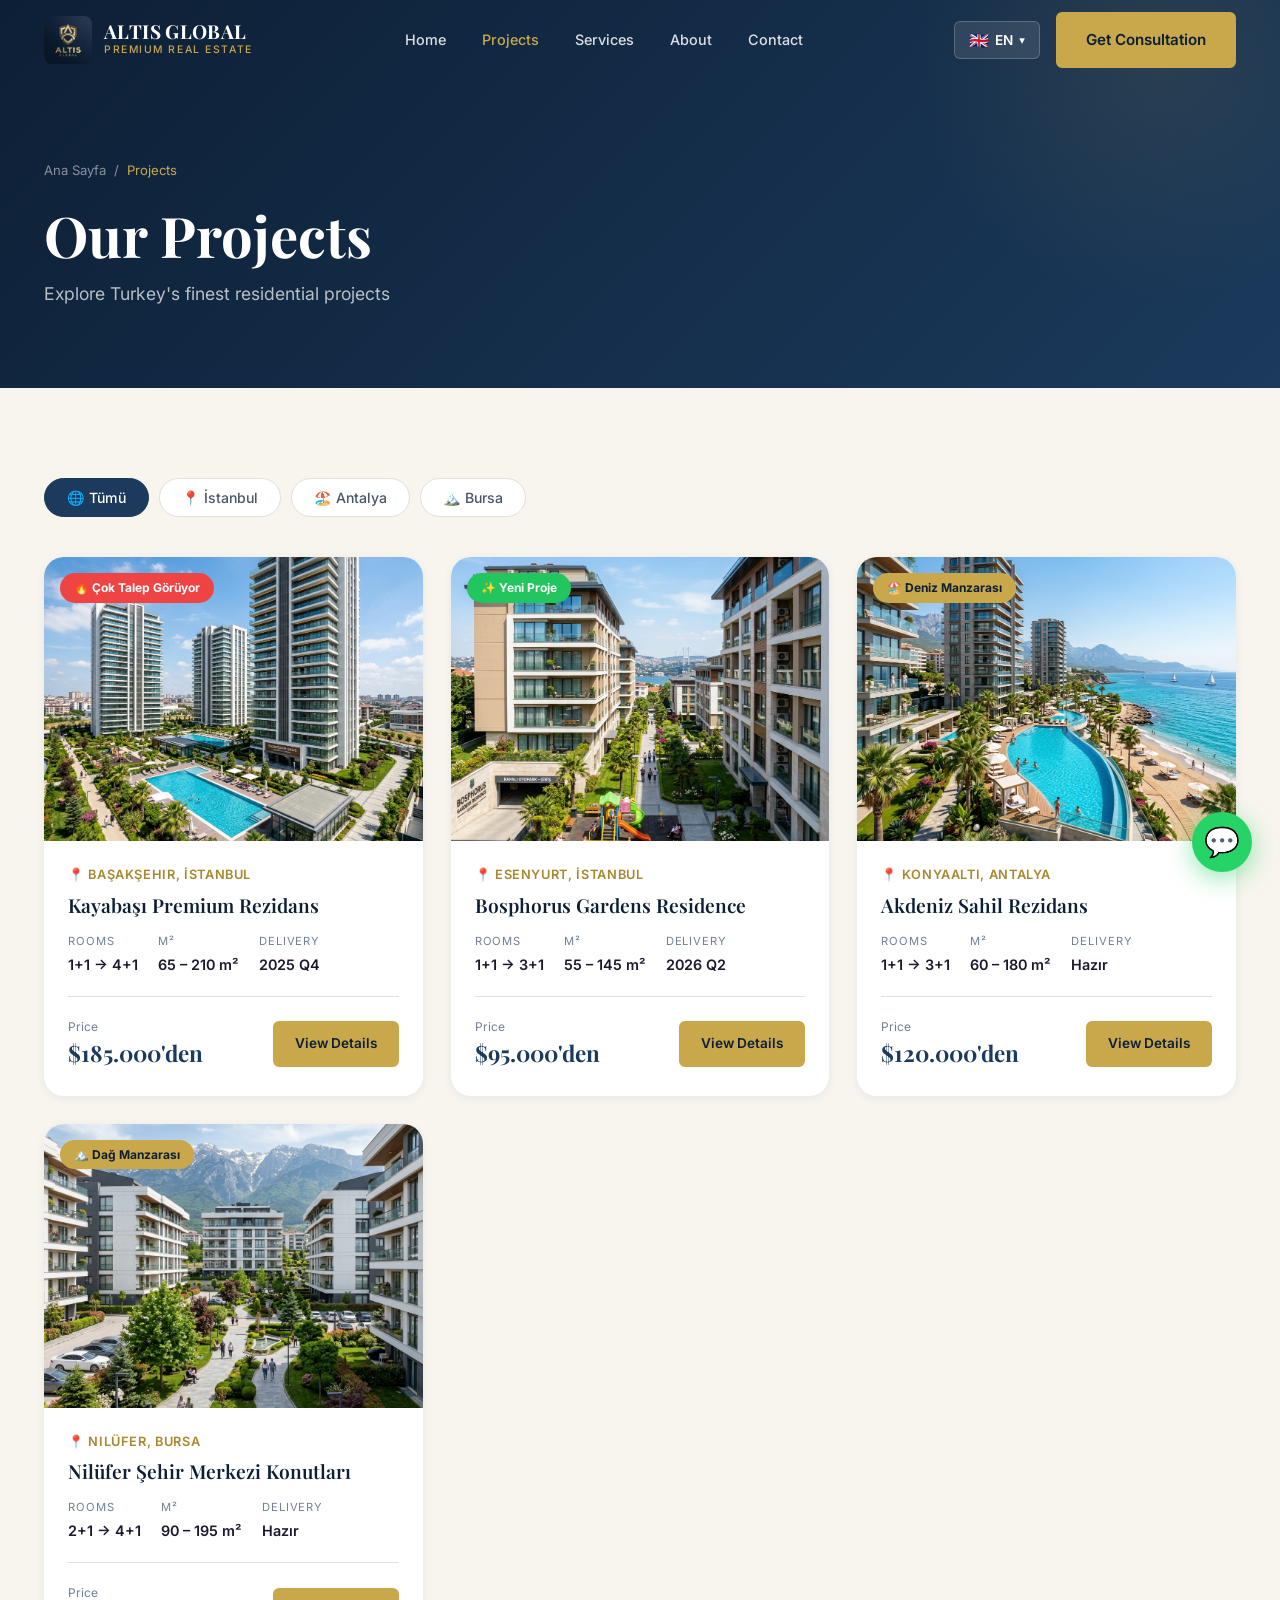
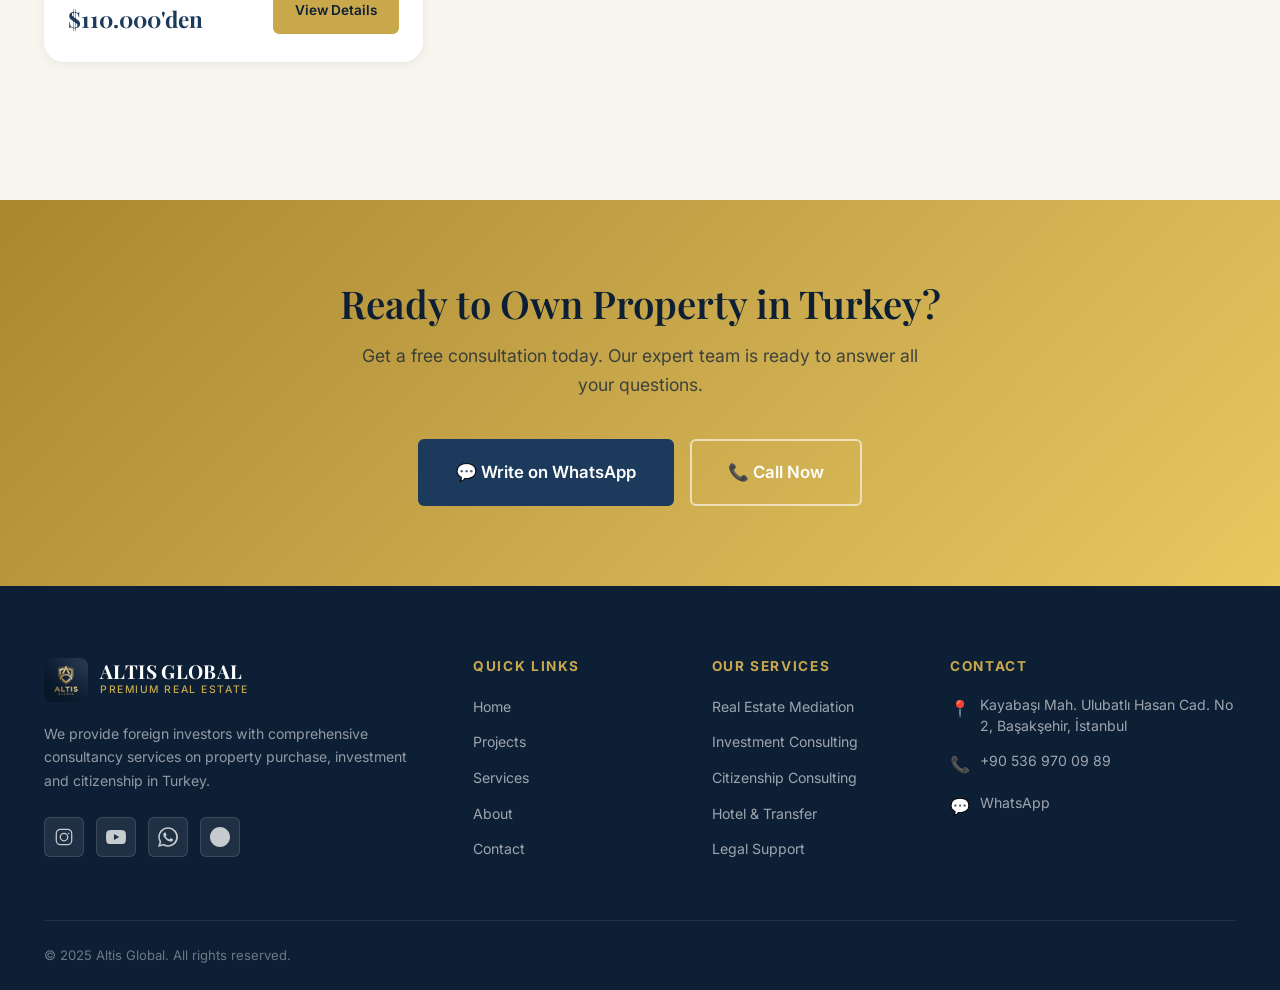
<file: projects.html>
<!DOCTYPE html>
<html lang="tr" dir="ltr">
<head>
  <meta charset="UTF-8" />
  <meta name="viewport" content="width=device-width, initial-scale=1.0" />
  <title>Projeler — Altis Global</title>
  <meta name="description" content="Türkiye'nin en seçkin konut projelerini inceleyin. İstanbul, Antalya ve Bursa'da yabancılara uygun konutlar." />
  <link rel="stylesheet" href="assets/css/main.css" />
  <link rel="icon" type="image/png" href="assets/images/logo.png" />
</head>
<body>

<!-- NAVBAR -->
<nav id="navbar" class="scrolled">
  <div class="nav-inner">
    <a href="index.html" class="nav-logo">
      <img src="assets/images/logo.png" alt="Altis Global Logo" />
      <div class="nav-logo-text">
        <span class="brand-name">ALTIS GLOBAL</span>
        <span class="brand-sub">Premium Real Estate</span>
      </div>
    </a>
    <ul class="nav-links">
      <li><a href="index.html"    data-i18n="nav.home">Ana Sayfa</a></li>
      <li><a href="projects.html" data-i18n="nav.projects" class="active">Projeler</a></li>
      <li><a href="services.html" data-i18n="nav.services">Hizmetler</a></li>
      <li><a href="about.html"    data-i18n="nav.about">Hakkımızda</a></li>
      <li><a href="contact.html"  data-i18n="nav.contact">İletişim</a></li>
    </ul>
    <div class="nav-right">
      <div class="lang-switcher">
        <button class="lang-btn" id="langBtn" aria-label="Dil Seç">
          <span class="flag">🇹🇷</span>
          <span class="lang-code">TR</span>
          <span class="chevron">▾</span>
        </button>
        <div class="lang-dropdown" id="langDropdown">
          <div class="lang-option" data-lang="tr"><span class="flag">🇹🇷</span> Türkçe</div>
          <div class="lang-option" data-lang="uz"><span class="flag">🇺🇿</span> O'zbekcha</div>
          <div class="lang-option" data-lang="ru"><span class="flag">🇷🇺</span> Русский</div>
          <div class="lang-option" data-lang="en"><span class="flag">🇬🇧</span> English</div>
        </div>
      </div>
      <a href="contact.html" class="btn btn-primary nav-cta" data-i18n="nav.cta">Danışmanlık Al</a>
      <button class="hamburger" id="hamburger" aria-label="Menü">
        <span></span><span></span><span></span>
      </button>
    </div>
  </div>
</nav>
<div class="mobile-menu" id="mobileMenu">
  <a href="index.html"    data-i18n="nav.home">Ana Sayfa</a>
  <a href="projects.html" data-i18n="nav.projects">Projeler</a>
  <a href="services.html" data-i18n="nav.services">Hizmetler</a>
  <a href="about.html"    data-i18n="nav.about">Hakkımızda</a>
  <a href="contact.html"  data-i18n="nav.contact">İletişim</a>
  <a href="contact.html" class="btn btn-primary mobile-cta" data-i18n="nav.cta">Danışmanlık Al</a>
</div>

<!-- PAGE HERO -->
<div class="page-hero">
  <div class="container">
    <div class="breadcrumb">
      <a href="index.html">Ana Sayfa</a> / <span data-i18n="nav.projects">Projeler</span>
    </div>
    <h1 data-i18n="projects.title">Projelerimiz</h1>
    <p data-i18n="projects.subtitle">Türkiye'nin en seçkin konut projelerini inceleyin</p>
  </div>
</div>

<!-- PROJECTS LISTING -->
<section style="background:var(--cream);">
  <div class="container">
    <!-- Filter -->
    <div class="projects-filter">
      <button class="filter-btn active" data-filter="all">🌐 Tümü</button>
      <button class="filter-btn" data-filter="istanbul">📍 İstanbul</button>
      <button class="filter-btn" data-filter="antalya">🏖️ Antalya</button>
      <button class="filter-btn" data-filter="bursa">🏔️ Bursa</button>
    </div>

    <div class="projects-grid">

      <!-- 1 - Başakşehir -->
      <a href="project-basaksehir.html" class="project-card" data-city="istanbul">
        <div class="project-img-wrap">
          <img src="assets/images/project-basaksehir.jpg" alt="Kayabaşı Premium Rezidans" loading="lazy" />
          <span class="project-badge hot">🔥 Çok Talep Görüyor</span>
        </div>
        <div class="project-info">
          <div class="project-location">📍 Başakşehir, İstanbul</div>
          <h3 class="project-name">Kayabaşı Premium Rezidans</h3>
          <div class="project-meta">
            <div class="project-meta-item">
              <span class="project-meta-label" data-i18n="projects.rooms">Oda</span>
              <span class="project-meta-val">1+1 → 4+1</span>
            </div>
            <div class="project-meta-item">
              <span class="project-meta-label" data-i18n="projects.area">m²</span>
              <span class="project-meta-val">65 – 210 m²</span>
            </div>
            <div class="project-meta-item">
              <span class="project-meta-label" data-i18n="projects.delivery">Teslim</span>
              <span class="project-meta-val">2025 Q4</span>
            </div>
          </div>
          <div class="project-price">
            <div>
              <div class="project-price-label" data-i18n="projects.price_from">Fiyat</div>
              <div class="project-price-val">$185.000'den</div>
            </div>
            <span class="btn btn-primary btn-sm" data-i18n="projects.details">Detayları İncele</span>
          </div>
        </div>
      </a>

      <!-- 2 - Esenyurt -->
      <a href="project-esenyurt.html" class="project-card" data-city="istanbul">
        <div class="project-img-wrap">
          <img src="assets/images/project-esenyurt.jpg" alt="Bosphorus Gardens Residence" loading="lazy" />
          <span class="project-badge new">✨ Yeni Proje</span>
        </div>
        <div class="project-info">
          <div class="project-location">📍 Esenyurt, İstanbul</div>
          <h3 class="project-name">Bosphorus Gardens Residence</h3>
          <div class="project-meta">
            <div class="project-meta-item">
              <span class="project-meta-label" data-i18n="projects.rooms">Oda</span>
              <span class="project-meta-val">1+1 → 3+1</span>
            </div>
            <div class="project-meta-item">
              <span class="project-meta-label" data-i18n="projects.area">m²</span>
              <span class="project-meta-val">55 – 145 m²</span>
            </div>
            <div class="project-meta-item">
              <span class="project-meta-label" data-i18n="projects.delivery">Teslim</span>
              <span class="project-meta-val">2026 Q2</span>
            </div>
          </div>
          <div class="project-price">
            <div>
              <div class="project-price-label" data-i18n="projects.price_from">Fiyat</div>
              <div class="project-price-val">$95.000'den</div>
            </div>
            <span class="btn btn-primary btn-sm" data-i18n="projects.details">Detayları İncele</span>
          </div>
        </div>
      </a>

      <!-- 3 - Antalya -->
      <a href="project-antalya.html" class="project-card" data-city="antalya">
        <div class="project-img-wrap">
          <img src="assets/images/project-antalya.jpg" alt="Akdeniz Sahil Rezidans" loading="lazy" />
          <span class="project-badge">🏖️ Deniz Manzarası</span>
        </div>
        <div class="project-info">
          <div class="project-location">📍 Konyaaltı, Antalya</div>
          <h3 class="project-name">Akdeniz Sahil Rezidans</h3>
          <div class="project-meta">
            <div class="project-meta-item">
              <span class="project-meta-label" data-i18n="projects.rooms">Oda</span>
              <span class="project-meta-val">1+1 → 3+1</span>
            </div>
            <div class="project-meta-item">
              <span class="project-meta-label" data-i18n="projects.area">m²</span>
              <span class="project-meta-val">60 – 180 m²</span>
            </div>
            <div class="project-meta-item">
              <span class="project-meta-label" data-i18n="projects.delivery">Teslim</span>
              <span class="project-meta-val">Hazır</span>
            </div>
          </div>
          <div class="project-price">
            <div>
              <div class="project-price-label" data-i18n="projects.price_from">Fiyat</div>
              <div class="project-price-val">$120.000'den</div>
            </div>
            <span class="btn btn-primary btn-sm" data-i18n="projects.details">Detayları İncele</span>
          </div>
        </div>
      </a>

      <!-- 4 - Bursa -->
      <a href="project-bursa.html" class="project-card" data-city="bursa">
        <div class="project-img-wrap">
          <img src="assets/images/project-bursa.jpg" alt="Bursa Nilüfer Şehir Merkezi" loading="lazy" />
          <span class="project-badge">🏔️ Dağ Manzarası</span>
        </div>
        <div class="project-info">
          <div class="project-location">📍 Nilüfer, Bursa</div>
          <h3 class="project-name">Nilüfer Şehir Merkezi Konutları</h3>
          <div class="project-meta">
            <div class="project-meta-item">
              <span class="project-meta-label" data-i18n="projects.rooms">Oda</span>
              <span class="project-meta-val">2+1 → 4+1</span>
            </div>
            <div class="project-meta-item">
              <span class="project-meta-label" data-i18n="projects.area">m²</span>
              <span class="project-meta-val">90 – 195 m²</span>
            </div>
            <div class="project-meta-item">
              <span class="project-meta-label" data-i18n="projects.delivery">Teslim</span>
              <span class="project-meta-val">Hazır</span>
            </div>
          </div>
          <div class="project-price">
            <div>
              <div class="project-price-label" data-i18n="projects.price_from">Fiyat</div>
              <div class="project-price-val">$110.000'den</div>
            </div>
            <span class="btn btn-primary btn-sm" data-i18n="projects.details">Detayları İncele</span>
          </div>
        </div>
      </a>

    </div>
  </div>
</section>

<!-- CTA -->
<section id="cta">
  <div class="container cta-inner">
    <h2 data-i18n="cta.title">Türkiye'de Konut Sahibi Olmaya Hazır mısınız?</h2>
    <p data-i18n="cta.subtitle">Bugün ücretsiz danışmanlık alın. Uzman ekibimiz tüm sorularınızı yanıtlamak için hazır.</p>
    <div class="cta-buttons">
      <a href="https://wa.me/905369700989?text=Merhaba%2C%20Projeler%20sayfas%C4%B1ndan%20yaz%C4%B1yorum." target="_blank" class="btn btn-navy btn-lg" data-i18n="cta.whatsapp">💬 WhatsApp ile Yazın</a>
      <a href="tel:+905369700989" class="btn btn-outline btn-lg" data-i18n="cta.call">📞 Hemen Arayın</a>
    </div>
  </div>
</section>

<!-- FOOTER -->
<footer id="footer">
  <div class="container">
    <div class="footer-grid">
      <div class="footer-brand">
        <div class="nav-logo">
          <img src="assets/images/logo.png" alt="Altis Global" style="height:44px;" />
          <div class="nav-logo-text"><span class="brand-name">ALTIS GLOBAL</span><span class="brand-sub">Premium Real Estate</span></div>
        </div>
        <p data-i18n="footer.desc">Yabancı yatırımcılara Türkiye'de konut alımı, yatırım ve vatandaşlık konularında kapsamlı danışmanlık hizmetleri sunuyoruz.</p>
        <div class="footer-socials">
          <a href="#" class="social-link" aria-label="Instagram"><svg viewBox="0 0 24 24"><path d="M7.75 2h8.5A5.75 5.75 0 0 1 22 7.75v8.5A5.75 5.75 0 0 1 16.25 22h-8.5A5.75 5.75 0 0 1 2 16.25v-8.5A5.75 5.75 0 0 1 7.75 2Zm0 1.5A4.25 4.25 0 0 0 3.5 7.75v8.5A4.25 4.25 0 0 0 7.75 20.5h8.5A4.25 4.25 0 0 0 20.5 16.25v-8.5A4.25 4.25 0 0 0 16.25 3.5Zm4.25 3.25a5.25 5.25 0 1 1 0 10.5 5.25 5.25 0 0 1 0-10.5Zm0 1.5a3.75 3.75 0 1 0 0 7.5 3.75 3.75 0 0 0 0-7.5Zm5.5-1.5a1 1 0 1 1 0 2 1 1 0 0 1 0-2Z"/></svg></a>
          <a href="#" class="social-link" aria-label="YouTube"><svg viewBox="0 0 24 24"><path d="M23.5 6.19a3.02 3.02 0 0 0-2.12-2.14C19.5 3.5 12 3.5 12 3.5s-7.5 0-9.38.55A3.02 3.02 0 0 0 .5 6.19 31.6 31.6 0 0 0 0 12a31.6 31.6 0 0 0 .5 5.81 3.02 3.02 0 0 0 2.12 2.14c1.88.55 9.38.55 9.38.55s7.5 0 9.38-.55a3.02 3.02 0 0 0 2.12-2.14A31.6 31.6 0 0 0 24 12a31.6 31.6 0 0 0-.5-5.81ZM9.55 15.57V8.43L15.82 12 9.55 15.57Z"/></svg></a>
          <a href="https://wa.me/905369700989" class="social-link" aria-label="WhatsApp" target="_blank"><svg viewBox="0 0 24 24"><path d="M17.47 14.38c-.29-.14-1.7-.84-1.96-.94-.27-.1-.46-.14-.66.14-.2.29-.76.94-.93 1.13-.17.2-.34.22-.63.07-.29-.14-1.22-.45-2.32-1.43a8.7 8.7 0 0 1-1.6-2c-.17-.29-.02-.44.13-.59.13-.13.29-.34.43-.51.14-.17.2-.29.3-.48.1-.2.04-.37-.03-.51-.07-.15-.65-1.57-.9-2.15-.23-.56-.47-.49-.65-.49h-.55a1.06 1.06 0 0 0-.77.36c-.27.29-1.01.99-1.01 2.41 0 1.42 1.03 2.8 1.18 2.99.14.2 2.03 3.1 4.93 4.34.69.3 1.23.47 1.65.6.69.22 1.32.2 1.82.11.55-.08 1.7-.69 1.94-1.36.24-.67.24-1.24.17-1.36-.07-.12-.27-.2-.56-.33Zm-5.42 7.4a9.87 9.87 0 0 1-5.03-1.38l-.36-.21-3.74.98 1-3.65-.24-.37A9.86 9.86 0 0 1 2.13 12 9.87 9.87 0 0 1 12.05 2.13 9.87 9.87 0 0 1 21.87 12a9.87 9.87 0 0 1-9.82 9.78Zm0-21.56C5.63.22.35 5.46.35 11.88a11.6 11.6 0 0 0 1.56 5.83L0 24l6.47-1.7a11.64 11.64 0 0 0 5.58 1.42C18.47 23.72 24 18.47 24 12 24 5.53 18.47.22 12.05.22Z"/></svg></a>
          <a href="#" class="social-link" aria-label="Telegram"><svg viewBox="0 0 24 24"><path d="M11.94 24c-6.6 0-11.94-5.34-11.94-11.94C0 5.46 5.34 0 11.94 0 18.66 0 24 5.34 24 12.06 24 18.66 18.66 24 11.94 24Zm-3.3-8.46.06-.02 1.38-4.5 9.6-5.88c.42-.24.72.1.48.42l-7.92 7.2-.3 4.38c0 .42-.48.54-.72.24l-2.1-2.34-2.7 1.38c-.36.18-.66-.06-.54-.42l1.56-5.04-4.38-1.44c-.42-.12-.42-.48.06-.66l13.62-5.22c.36-.12.72.06.6.48l-2.28 10.86c-.18.42-.54.54-.84.36l-3.6-2.64-1.74 1.68c-.12.12-.24.18-.24.06Z"/></svg></a>
        </div>
      </div>
      <div class="footer-col">
        <h4 data-i18n="footer.links_title">Hızlı Bağlantılar</h4>
        <ul>
          <li><a href="index.html"    data-i18n="nav.home">Ana Sayfa</a></li>
          <li><a href="projects.html" data-i18n="nav.projects">Projeler</a></li>
          <li><a href="services.html" data-i18n="nav.services">Hizmetler</a></li>
          <li><a href="about.html"    data-i18n="nav.about">Hakkımızda</a></li>
          <li><a href="contact.html"  data-i18n="nav.contact">İletişim</a></li>
        </ul>
      </div>
      <div class="footer-col">
        <h4 data-i18n="footer.services_title">Hizmetlerimiz</h4>
        <ul>
          <li><a href="services.html" data-i18n="services.realty_title">Emlak Aracılığı</a></li>
          <li><a href="services.html" data-i18n="services.consulting_title">Yatırım Danışmanlığı</a></li>
          <li><a href="services.html" data-i18n="services.citizenship_title">Vatandaşlık</a></li>
          <li><a href="services.html" data-i18n="services.transfer_title">Otel & Transfer</a></li>
          <li><a href="services.html" data-i18n="services.legal_title">Hukuki Destek</a></li>
        </ul>
      </div>
      <div class="footer-col">
        <h4 data-i18n="footer.contact_title">İletişim</h4>
        <div class="footer-contact-item">
          <span class="footer-contact-icon">📍</span>
          <p data-i18n="footer.address">Kayabaşı Mah. Ulubatlı Hasan Cad. No 2, Başakşehir, İstanbul</p>
        </div>
        <div class="footer-contact-item">
          <span class="footer-contact-icon">📞</span>
          <a href="tel:+905369700989">+90 536 970 09 89</a>
        </div>
        <div class="footer-contact-item">
          <span class="footer-contact-icon">💬</span>
          <a href="https://wa.me/905369700989" target="_blank">WhatsApp</a>
        </div>
      </div>
    </div>
    <div class="footer-bottom">
      <p>© 2025 Altis Global. <span data-i18n="footer.rights">Tüm hakları saklıdır.</span></p>
    </div>
  </div>
</footer>

<a href="https://wa.me/905369700989" target="_blank" class="whatsapp-float">💬</a>
<script src="assets/js/translations.js"></script>
<script src="assets/js/i18n.js"></script>
<script src="assets/js/main.js"></script>
</body>
</html>
</file>
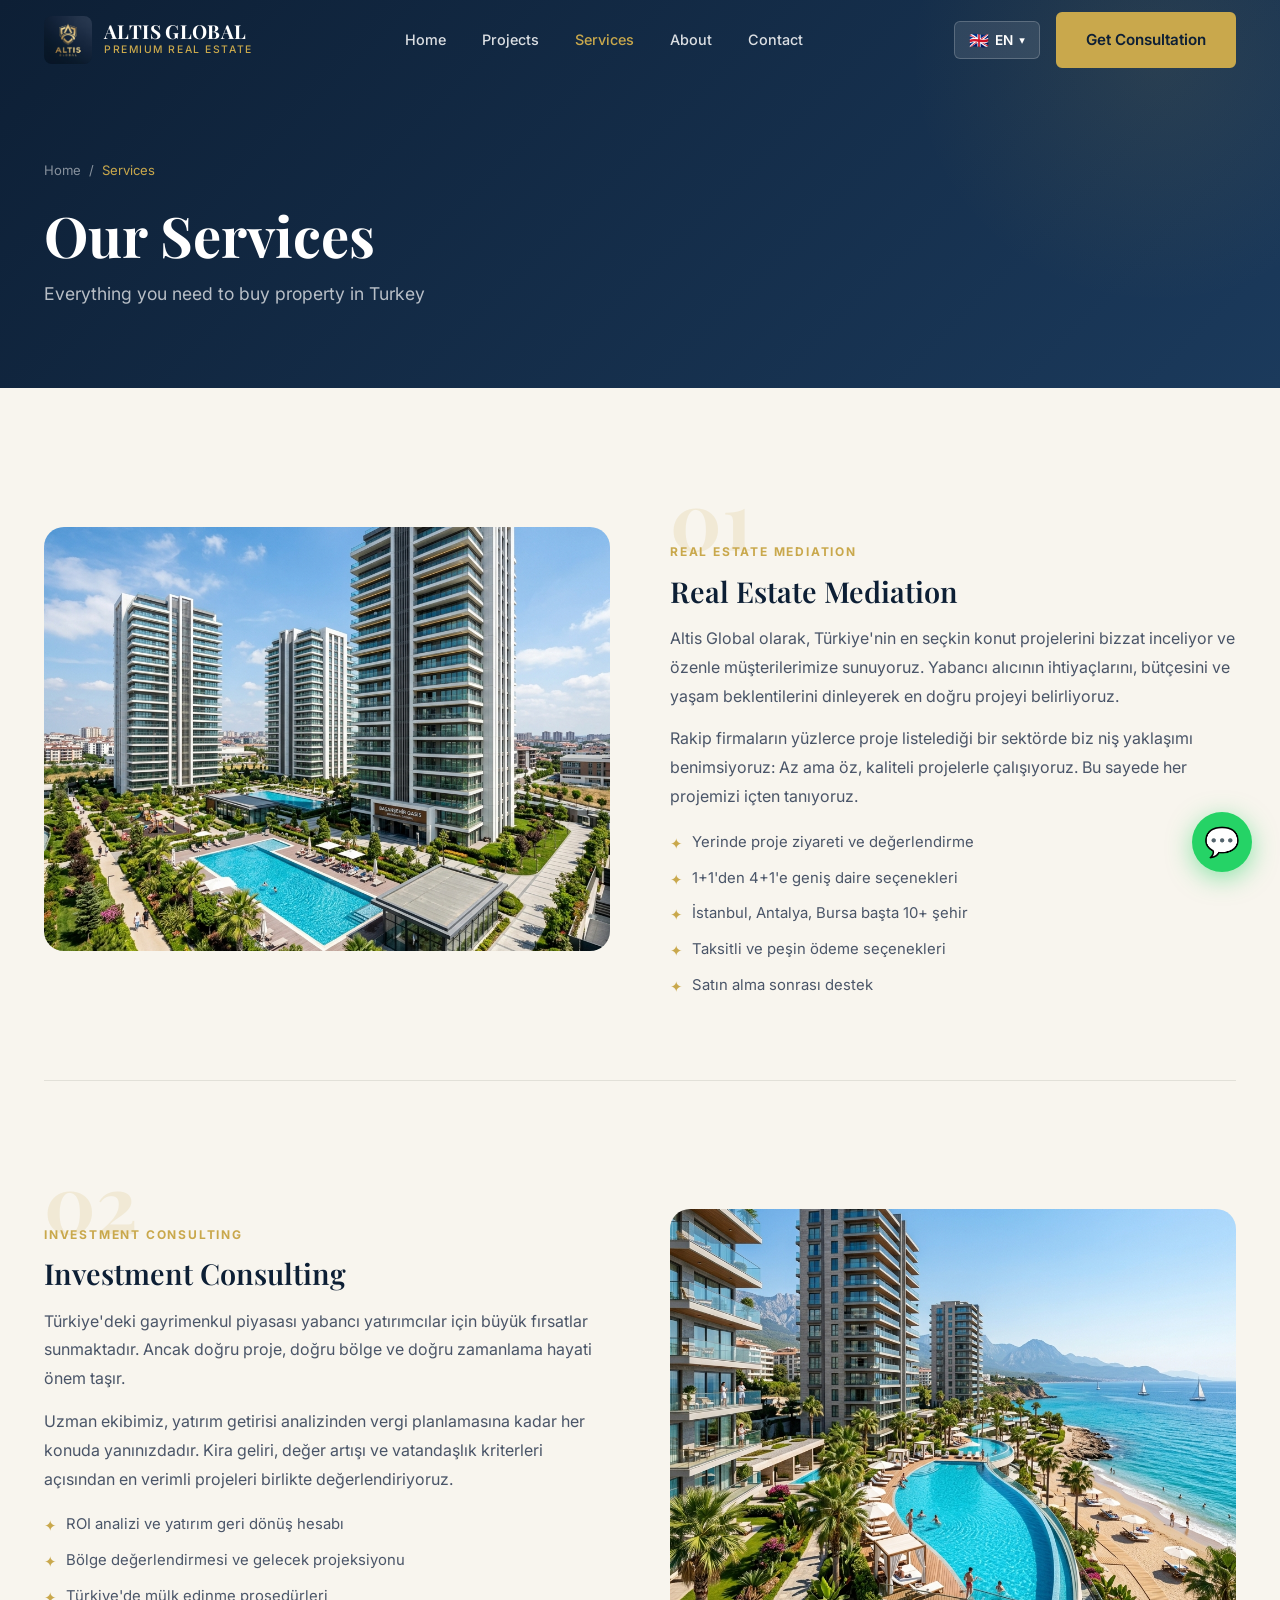
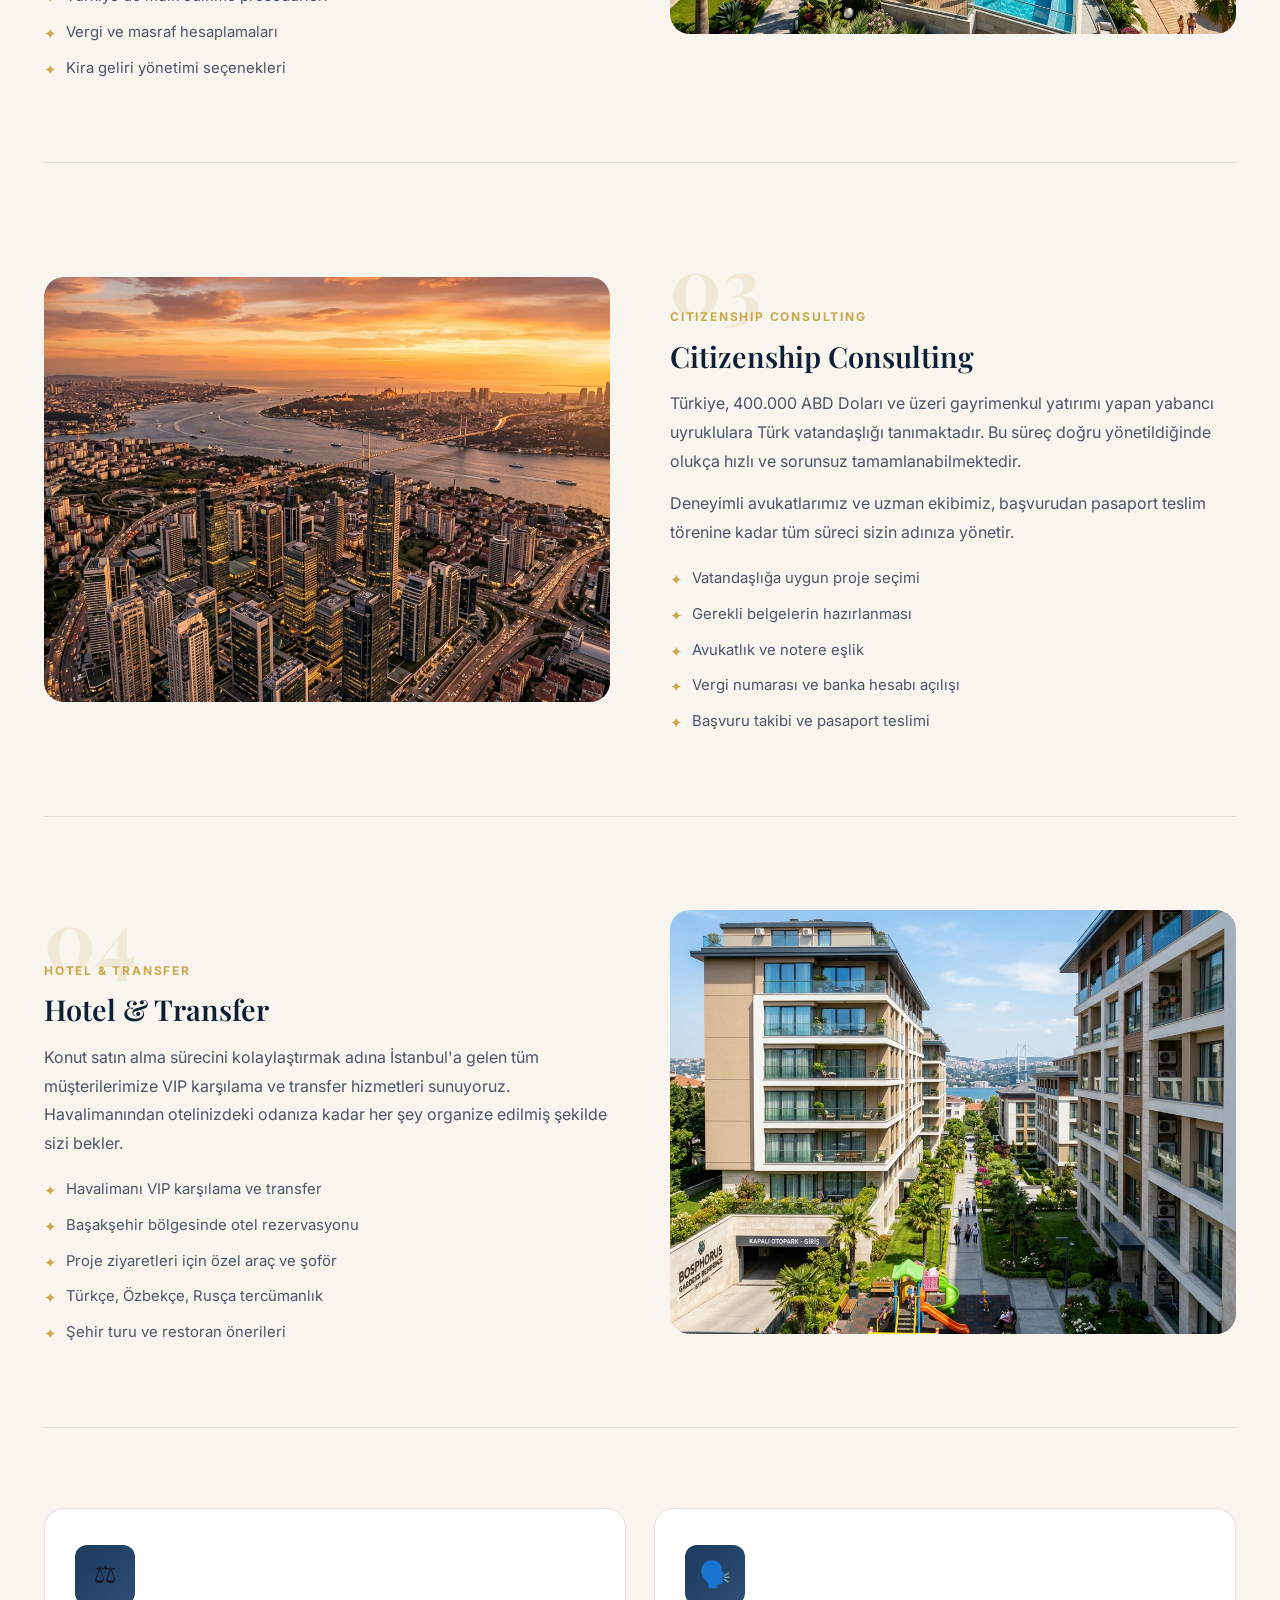
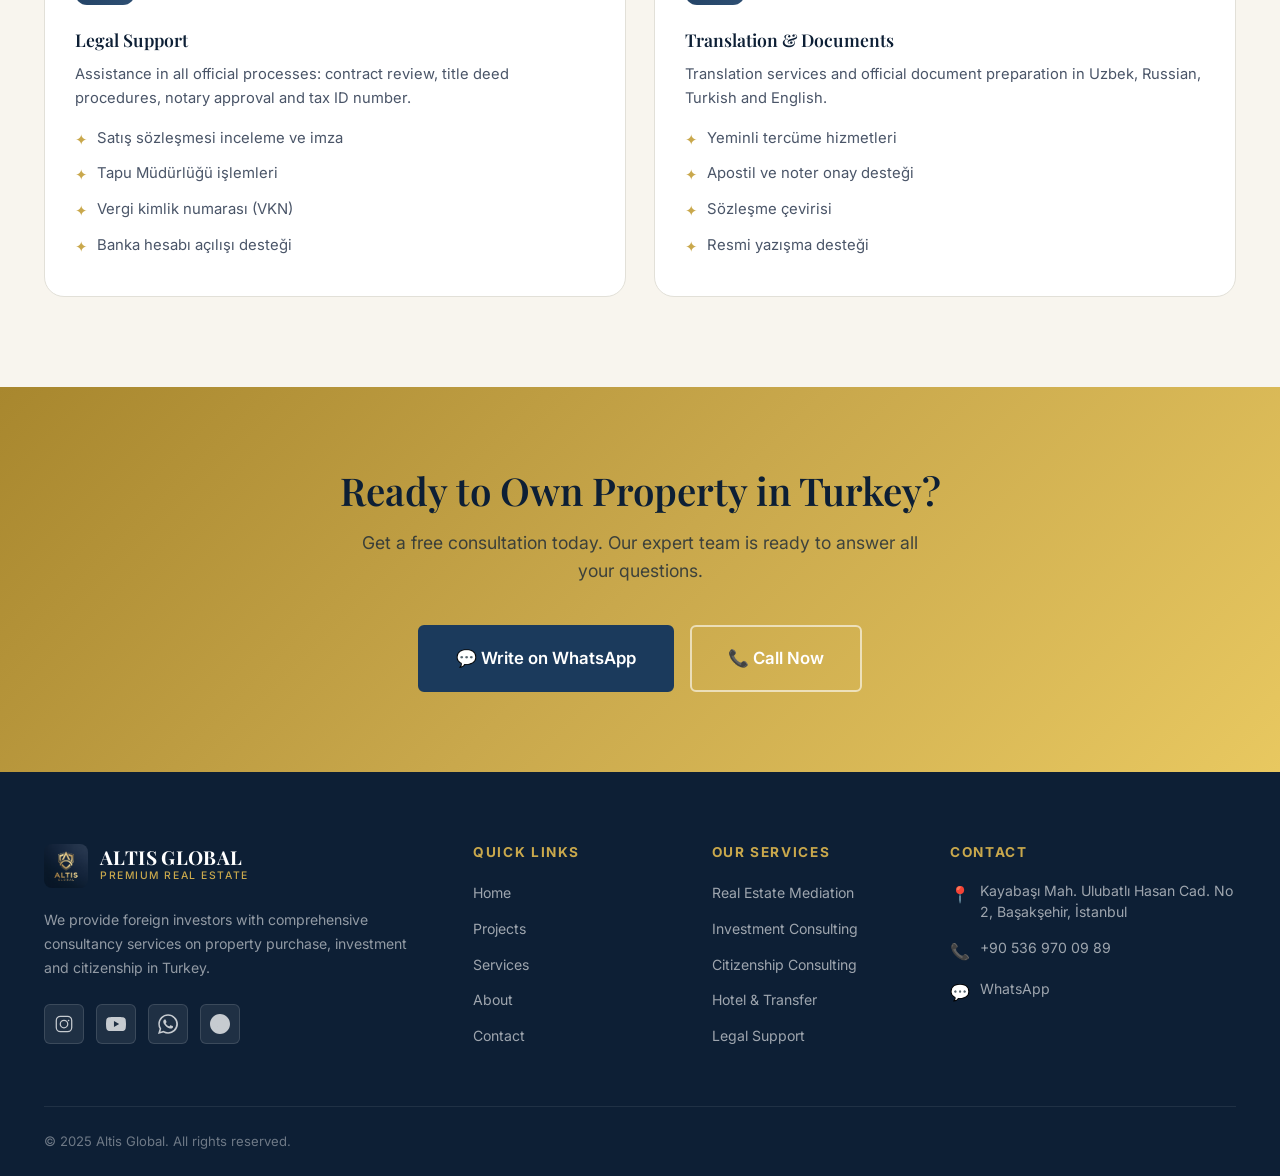
<file: services.html>
<!DOCTYPE html>
<html lang="tr" dir="ltr">
<head>
  <meta charset="UTF-8" />
  <meta name="viewport" content="width=device-width, initial-scale=1.0" />
  <title>Hizmetler — Altis Global</title>
  <meta name="description" content="Altis Global hizmetleri: Emlak aracılığı, yatırım danışmanlığı, Türk vatandaşlığı, otel & transfer, hukuki destek, tercümanlık." />
  <link rel="stylesheet" href="assets/css/main.css" />
  <link rel="icon" type="image/png" href="assets/images/logo.png" />
  <style>
    .service-full {
      display: grid;
      grid-template-columns: 1fr 1fr;
      gap: 60px;
      align-items: center;
      margin-bottom: 80px;
      padding-bottom: 80px;
      border-bottom: 1px solid var(--border);
    }
    .service-full:last-child { border-bottom: none; margin-bottom: 0; }
    .service-full.reverse { direction: rtl; }
    .service-full.reverse > * { direction: ltr; }
    .service-full-img {
      border-radius: var(--radius-lg);
      overflow: hidden;
      aspect-ratio: 4/3;
    }
    .service-full-img img { width: 100%; height: 100%; object-fit: cover; }
    .service-num {
      font-family: var(--font-head);
      font-size: 5rem;
      font-weight: 700;
      color: rgba(201,168,76,0.15);
      line-height: 1;
      margin-bottom: -20px;
    }
    .service-full-text h2 { color: var(--navy-dark); margin-bottom: 16px; font-size: 1.8rem; }
    .service-full-text p { margin-bottom: 14px; line-height: 1.8; }
    .service-bullets { margin-top: 20px; display: flex; flex-direction: column; gap: 10px; }
    .service-bullet {
      display: flex;
      gap: 10px;
      align-items: flex-start;
      font-size: 0.93rem;
      color: var(--text-mid);
    }
    .service-bullet::before { content: '✦'; color: var(--gold); margin-top: 2px; flex-shrink: 0; }
    @media (max-width: 768px) {
      .service-full { grid-template-columns: 1fr; }
      .service-full.reverse { direction: ltr; }
    }
  </style>
</head>
<body>

<!-- NAVBAR -->
<nav id="navbar" class="scrolled">
  <div class="nav-inner">
    <a href="index.html" class="nav-logo">
      <img src="assets/images/logo.png" alt="Altis Global" />
      <div class="nav-logo-text"><span class="brand-name">ALTIS GLOBAL</span><span class="brand-sub">Premium Real Estate</span></div>
    </a>
    <ul class="nav-links">
      <li><a href="index.html"    data-i18n="nav.home">Ana Sayfa</a></li>
      <li><a href="projects.html" data-i18n="nav.projects">Projeler</a></li>
      <li><a href="services.html" data-i18n="nav.services" class="active">Hizmetler</a></li>
      <li><a href="about.html"    data-i18n="nav.about">Hakkımızda</a></li>
      <li><a href="contact.html"  data-i18n="nav.contact">İletişim</a></li>
    </ul>
    <div class="nav-right">
      <div class="lang-switcher">
        <button class="lang-btn" id="langBtn"><span class="flag">🇹🇷</span><span class="lang-code">TR</span><span class="chevron">▾</span></button>
        <div class="lang-dropdown" id="langDropdown">
          <div class="lang-option" data-lang="tr"><span class="flag">🇹🇷</span> Türkçe</div>
          <div class="lang-option" data-lang="uz"><span class="flag">🇺🇿</span> O'zbekcha</div>
          <div class="lang-option" data-lang="ru"><span class="flag">🇷🇺</span> Русский</div>
          <div class="lang-option" data-lang="en"><span class="flag">🇬🇧</span> English</div>
        </div>
      </div>
      <a href="contact.html" class="btn btn-primary nav-cta" data-i18n="nav.cta">Danışmanlık Al</a>
      <button class="hamburger" id="hamburger"><span></span><span></span><span></span></button>
    </div>
  </div>
</nav>
<div class="mobile-menu" id="mobileMenu">
  <a href="index.html"    data-i18n="nav.home">Ana Sayfa</a>
  <a href="projects.html" data-i18n="nav.projects">Projeler</a>
  <a href="services.html" data-i18n="nav.services">Hizmetler</a>
  <a href="about.html"    data-i18n="nav.about">Hakkımızda</a>
  <a href="contact.html"  data-i18n="nav.contact">İletişim</a>
  <a href="contact.html" class="btn btn-primary mobile-cta" data-i18n="nav.cta">Danışmanlık Al</a>
</div>

<!-- PAGE HERO -->
<div class="page-hero">
  <div class="container">
    <div class="breadcrumb">
      <a href="index.html" data-i18n="nav.home">Ana Sayfa</a> / <span data-i18n="nav.services">Hizmetler</span>
    </div>
    <h1 data-i18n="services.title">Hizmetlerimiz</h1>
    <p data-i18n="services.subtitle">Türkiye'de konut satın alma sürecinde ihtiyaç duyduğunuz her şeyi sunuyoruz</p>
  </div>
</div>

<!-- SERVICES DETAIL -->
<section style="background:var(--cream);">
  <div class="container">

    <!-- 1. Emlak -->
    <div class="service-full reveal">
      <div class="service-full-img">
        <img src="assets/images/project-basaksehir.jpg" alt="Emlak Aracılığı" />
      </div>
      <div class="service-full-text">
        <div class="service-num">01</div>
        <span class="section-label" data-i18n="services.realty_title">Emlak Aracılığı</span>
        <h2 data-i18n="services.realty_title">Emlak Aracılığı Hizmeti</h2>
        <p>Altis Global olarak, Türkiye'nin en seçkin konut projelerini bizzat inceliyor ve özenle müşterilerimize sunuyoruz. Yabancı alıcının ihtiyaçlarını, bütçesini ve yaşam beklentilerini dinleyerek en doğru projeyi belirliyoruz.</p>
        <p>Rakip firmaların yüzlerce proje listelediği bir sektörde biz niş yaklaşımı benimsiyoruz: Az ama öz, kaliteli projelerle çalışıyoruz. Bu sayede her projemizi içten tanıyoruz.</p>
        <div class="service-bullets">
          <div class="service-bullet">Yerinde proje ziyareti ve değerlendirme</div>
          <div class="service-bullet">1+1'den 4+1'e geniş daire seçenekleri</div>
          <div class="service-bullet">İstanbul, Antalya, Bursa başta 10+ şehir</div>
          <div class="service-bullet">Taksitli ve peşin ödeme seçenekleri</div>
          <div class="service-bullet">Satın alma sonrası destek</div>
        </div>
      </div>
    </div>

    <!-- 2. Yatırım -->
    <div class="service-full reverse reveal">
      <div class="service-full-img">
        <img src="assets/images/project-antalya.jpg" alt="Yatırım Danışmanlığı" />
      </div>
      <div class="service-full-text">
        <div class="service-num">02</div>
        <span class="section-label" data-i18n="services.consulting_title">Yatırım Danışmanlığı</span>
        <h2 data-i18n="services.consulting_title">Yatırım Danışmanlığı</h2>
        <p>Türkiye'deki gayrimenkul piyasası yabancı yatırımcılar için büyük fırsatlar sunmaktadır. Ancak doğru proje, doğru bölge ve doğru zamanlama hayati önem taşır.</p>
        <p>Uzman ekibimiz, yatırım getirisi analizinden vergi planlamasına kadar her konuda yanınızdadır. Kira geliri, değer artışı ve vatandaşlık kriterleri açısından en verimli projeleri birlikte değerlendiriyoruz.</p>
        <div class="service-bullets">
          <div class="service-bullet">ROI analizi ve yatırım geri dönüş hesabı</div>
          <div class="service-bullet">Bölge değerlendirmesi ve gelecek projeksiyonu</div>
          <div class="service-bullet">Türkiye'de mülk edinme prosedürleri</div>
          <div class="service-bullet">Vergi ve masraf hesaplamaları</div>
          <div class="service-bullet">Kira geliri yönetimi seçenekleri</div>
        </div>
      </div>
    </div>

    <!-- 3. Vatandaşlık -->
    <div class="service-full reveal">
      <div class="service-full-img">
        <img src="assets/images/hero-istanbul.jpg" alt="Türk Vatandaşlığı" />
      </div>
      <div class="service-full-text">
        <div class="service-num">03</div>
        <span class="section-label" data-i18n="services.citizenship_title">Vatandaşlık</span>
        <h2 data-i18n="services.citizenship_title">Türk Vatandaşlığı Danışmanlığı</h2>
        <p>Türkiye, 400.000 ABD Doları ve üzeri gayrimenkul yatırımı yapan yabancı uyruklulara Türk vatandaşlığı tanımaktadır. Bu süreç doğru yönetildiğinde olukça hızlı ve sorunsuz tamamlanabilmektedir.</p>
        <p>Deneyimli avukatlarımız ve uzman ekibimiz, başvurudan pasaport teslim törenine kadar tüm süreci sizin adınıza yönetir.</p>
        <div class="service-bullets">
          <div class="service-bullet">Vatandaşlığa uygun proje seçimi</div>
          <div class="service-bullet">Gerekli belgelerin hazırlanması</div>
          <div class="service-bullet">Avukatlık ve notere eşlik</div>
          <div class="service-bullet">Vergi numarası ve banka hesabı açılışı</div>
          <div class="service-bullet">Başvuru takibi ve pasaport teslimi</div>
        </div>
      </div>
    </div>

    <!-- 4. Transfer & Otel -->
    <div class="service-full reverse reveal">
      <div class="service-full-img">
        <img src="assets/images/project-esenyurt.jpg" alt="VIP Transfer ve Otel" />
      </div>
      <div class="service-full-text">
        <div class="service-num">04</div>
        <span class="section-label" data-i18n="services.transfer_title">Transfer & Otel</span>
        <h2 data-i18n="services.transfer_title">VIP Transfer & Otel Hizmetleri</h2>
        <p>Konut satın alma sürecini kolaylaştırmak adına İstanbul'a gelen tüm müşterilerimize VIP karşılama ve transfer hizmetleri sunuyoruz. Havalimanından otelinizdeki odanıza kadar her şey organize edilmiş şekilde sizi bekler.</p>
        <div class="service-bullets">
          <div class="service-bullet">Havalimanı VIP karşılama ve transfer</div>
          <div class="service-bullet">Başakşehir bölgesinde otel rezervasyonu</div>
          <div class="service-bullet">Proje ziyaretleri için özel araç ve şoför</div>
          <div class="service-bullet">Türkçe, Özbekçe, Rusça tercümanlık</div>
          <div class="service-bullet">Şehir turu ve restoran önerileri</div>
        </div>
      </div>
    </div>

    <!-- 5 & 6 side by side -->
    <div style="display:grid;grid-template-columns:1fr 1fr;gap:28px;margin-top:0;" class="reveal">
      <div class="service-card">
        <div class="service-icon">⚖️</div>
        <h3 class="service-title" data-i18n="services.legal_title">Hukuki Destek</h3>
        <p class="service-desc" data-i18n="services.legal_desc">Sözleşme incelemesi, tapu işlemleri, noter onayı ve vergi numarası çıkartma gibi tüm resmi süreçlerde deneyimli avukat kadromuz hizmetinizde.</p>
        <div class="service-bullets" style="margin-top:16px;">
          <div class="service-bullet">Satış sözleşmesi inceleme ve imza</div>
          <div class="service-bullet">Tapu Müdürlüğü işlemleri</div>
          <div class="service-bullet">Vergi kimlik numarası (VKN)</div>
          <div class="service-bullet">Banka hesabı açılışı desteği</div>
        </div>
      </div>
      <div class="service-card">
        <div class="service-icon">🗣️</div>
        <h3 class="service-title" data-i18n="services.translation_title">Tercümanlık & Evrak</h3>
        <p class="service-desc" data-i18n="services.translation_desc">Özbekçe, Rusça, Türkçe ve İngilizce dillerinde tercümanlık ve resmi belge hazırlama hizmetleri sunuyoruz.</p>
        <div class="service-bullets" style="margin-top:16px;">
          <div class="service-bullet">Yeminli tercüme hizmetleri</div>
          <div class="service-bullet">Apostil ve noter onay desteği</div>
          <div class="service-bullet">Sözleşme çevirisi</div>
          <div class="service-bullet">Resmi yazışma desteği</div>
        </div>
      </div>
    </div>

  </div>
</section>

<!-- CTA -->
<section id="cta">
  <div class="container cta-inner">
    <h2 data-i18n="cta.title">Türkiye'de Konut Sahibi Olmaya Hazır mısınız?</h2>
    <p data-i18n="cta.subtitle">Bugün ücretsiz danışmanlık alın. Uzman ekibimiz tüm sorularınızı yanıtlamak için hazır.</p>
    <div class="cta-buttons">
      <a href="https://wa.me/905369700989?text=Merhaba%2C%20hizmetleriniz%20hakkında%20bilgi%20almak%20istiyorum." target="_blank" class="btn btn-navy btn-lg" data-i18n="cta.whatsapp">💬 WhatsApp ile Yazın</a>
      <a href="tel:+905369700989" class="btn btn-outline btn-lg" data-i18n="cta.call">📞 Hemen Arayın</a>
    </div>
  </div>
</section>

<!-- FOOTER -->
<footer id="footer">
  <div class="container">
    <div class="footer-grid">
      <div class="footer-brand">
        <div class="nav-logo">
          <img src="assets/images/logo.png" alt="Altis Global" style="height:44px;" />
          <div class="nav-logo-text"><span class="brand-name">ALTIS GLOBAL</span><span class="brand-sub">Premium Real Estate</span></div>
        </div>
        <p data-i18n="footer.desc">Yabancı yatırımcılara Türkiye'de konut alımı, yatırım ve vatandaşlık konularında kapsamlı danışmanlık.</p>
        <div class="footer-socials">
          <a href="#" class="social-link" aria-label="Instagram"><svg viewBox="0 0 24 24"><path d="M7.75 2h8.5A5.75 5.75 0 0 1 22 7.75v8.5A5.75 5.75 0 0 1 16.25 22h-8.5A5.75 5.75 0 0 1 2 16.25v-8.5A5.75 5.75 0 0 1 7.75 2Zm0 1.5A4.25 4.25 0 0 0 3.5 7.75v8.5A4.25 4.25 0 0 0 7.75 20.5h8.5A4.25 4.25 0 0 0 20.5 16.25v-8.5A4.25 4.25 0 0 0 16.25 3.5Zm4.25 3.25a5.25 5.25 0 1 1 0 10.5 5.25 5.25 0 0 1 0-10.5Zm0 1.5a3.75 3.75 0 1 0 0 7.5 3.75 3.75 0 0 0 0-7.5Zm5.5-1.5a1 1 0 1 1 0 2 1 1 0 0 1 0-2Z"/></svg></a>
          <a href="#" class="social-link" aria-label="YouTube"><svg viewBox="0 0 24 24"><path d="M23.5 6.19a3.02 3.02 0 0 0-2.12-2.14C19.5 3.5 12 3.5 12 3.5s-7.5 0-9.38.55A3.02 3.02 0 0 0 .5 6.19 31.6 31.6 0 0 0 0 12a31.6 31.6 0 0 0 .5 5.81 3.02 3.02 0 0 0 2.12 2.14c1.88.55 9.38.55 9.38.55s7.5 0 9.38-.55a3.02 3.02 0 0 0 2.12-2.14A31.6 31.6 0 0 0 24 12a31.6 31.6 0 0 0-.5-5.81ZM9.55 15.57V8.43L15.82 12 9.55 15.57Z"/></svg></a>
          <a href="https://wa.me/905369700989" class="social-link" aria-label="WhatsApp" target="_blank"><svg viewBox="0 0 24 24"><path d="M17.47 14.38c-.29-.14-1.7-.84-1.96-.94-.27-.1-.46-.14-.66.14-.2.29-.76.94-.93 1.13-.17.2-.34.22-.63.07-.29-.14-1.22-.45-2.32-1.43a8.7 8.7 0 0 1-1.6-2c-.17-.29-.02-.44.13-.59.13-.13.29-.34.43-.51.14-.17.2-.29.3-.48.1-.2.04-.37-.03-.51-.07-.15-.65-1.57-.9-2.15-.23-.56-.47-.49-.65-.49h-.55a1.06 1.06 0 0 0-.77.36c-.27.29-1.01.99-1.01 2.41 0 1.42 1.03 2.8 1.18 2.99.14.2 2.03 3.1 4.93 4.34.69.3 1.23.47 1.65.6.69.22 1.32.2 1.82.11.55-.08 1.7-.69 1.94-1.36.24-.67.24-1.24.17-1.36-.07-.12-.27-.2-.56-.33Zm-5.42 7.4a9.87 9.87 0 0 1-5.03-1.38l-.36-.21-3.74.98 1-3.65-.24-.37A9.86 9.86 0 0 1 2.13 12 9.87 9.87 0 0 1 12.05 2.13 9.87 9.87 0 0 1 21.87 12a9.87 9.87 0 0 1-9.82 9.78Zm0-21.56C5.63.22.35 5.46.35 11.88a11.6 11.6 0 0 0 1.56 5.83L0 24l6.47-1.7a11.64 11.64 0 0 0 5.58 1.42C18.47 23.72 24 18.47 24 12 24 5.53 18.47.22 12.05.22Z"/></svg></a>
          <a href="#" class="social-link" aria-label="Telegram"><svg viewBox="0 0 24 24"><path d="M11.94 24c-6.6 0-11.94-5.34-11.94-11.94C0 5.46 5.34 0 11.94 0 18.66 0 24 5.34 24 12.06 24 18.66 18.66 24 11.94 24Zm-3.3-8.46.06-.02 1.38-4.5 9.6-5.88c.42-.24.72.1.48.42l-7.92 7.2-.3 4.38c0 .42-.48.54-.72.24l-2.1-2.34-2.7 1.38c-.36.18-.66-.06-.54-.42l1.56-5.04-4.38-1.44c-.42-.12-.42-.48.06-.66l13.62-5.22c.36-.12.72.06.6.48l-2.28 10.86c-.18.42-.54.54-.84.36l-3.6-2.64-1.74 1.68c-.12.12-.24.18-.24.06Z"/></svg></a>
        </div>
      </div>
      <div class="footer-col">
        <h4 data-i18n="footer.links_title">Sayfalar</h4>
        <ul>
          <li><a href="index.html"    data-i18n="nav.home">Ana Sayfa</a></li>
          <li><a href="projects.html" data-i18n="nav.projects">Projeler</a></li>
          <li><a href="services.html" data-i18n="nav.services">Hizmetler</a></li>
          <li><a href="about.html"    data-i18n="nav.about">Hakkımızda</a></li>
          <li><a href="contact.html"  data-i18n="nav.contact">İletişim</a></li>
        </ul>
      </div>
      <div class="footer-col">
        <h4 data-i18n="footer.services_title">Hizmetler</h4>
        <ul>
          <li><a href="services.html" data-i18n="services.realty_title">Emlak</a></li>
          <li><a href="services.html" data-i18n="services.consulting_title">Yatırım</a></li>
          <li><a href="services.html" data-i18n="services.citizenship_title">Vatandaşlık</a></li>
          <li><a href="services.html" data-i18n="services.transfer_title">Transfer</a></li>
          <li><a href="services.html" data-i18n="services.legal_title">Hukuk</a></li>
        </ul>
      </div>
      <div class="footer-col">
        <h4 data-i18n="footer.contact_title">İletişim</h4>
        <div class="footer-contact-item"><span class="footer-contact-icon">📍</span><p data-i18n="footer.address">Kayabaşı, Başakşehir, İstanbul</p></div>
        <div class="footer-contact-item"><span class="footer-contact-icon">📞</span><a href="tel:+905369700989">+90 536 970 09 89</a></div>
        <div class="footer-contact-item"><span class="footer-contact-icon">💬</span><a href="https://wa.me/905369700989" target="_blank">WhatsApp</a></div>
      </div>
    </div>
    <div class="footer-bottom">
      <p>© 2025 Altis Global. <span data-i18n="footer.rights">Tüm hakları saklıdır.</span></p>
    </div>
  </div>
</footer>

<a href="https://wa.me/905369700989" target="_blank" class="whatsapp-float">💬</a>
<script src="assets/js/translations.js"></script>
<script src="assets/js/i18n.js"></script>
<script src="assets/js/main.js"></script>
</body>
</html>
</file>
<file: assets/css/main.css>
/* =========================================
   ALTIS GLOBAL — MAIN CSS
   Design: Navy/Gold Premium Real Estate
   ========================================= */

/* --- Google Fonts Import --- */
@import url('https://fonts.googleapis.com/css2?family=Playfair+Display:wght@400;500;600;700&family=Inter:wght@300;400;500;600;700&display=swap');

/* --- CSS Variables --- */
:root {
  --navy:       #1B3A5C;
  --navy-dark:  #0D1F35;
  --navy-light: #2E4F73;
  --gold:       #C9A84C;
  --gold-light: #E8C860;
  --gold-dark:  #A8872E;
  --cream:      #F8F5EE;
  --cream-dark: #EDE8DC;
  --white:      #FFFFFF;
  --text-dark:  #1A1A2E;
  --text-mid:   #4A5568;
  --text-light: #718096;
  --border:     #E2E0D8;
  --shadow-sm:  0 2px 8px rgba(27,58,92,0.08);
  --shadow-md:  0 8px 32px rgba(27,58,92,0.12);
  --shadow-lg:  0 20px 60px rgba(27,58,92,0.18);
  --radius-sm:  6px;
  --radius-md:  12px;
  --radius-lg:  20px;
  --radius-xl:  32px;
  --transition: 0.3s cubic-bezier(0.4,0,0.2,1);
  --font-head:  'Playfair Display', Georgia, serif;
  --font-body:  'Inter', system-ui, sans-serif;
  --max-width:  1240px;
  --nav-height: 80px;
}

/* --- Reset & Base --- */
*, *::before, *::after { box-sizing: border-box; margin: 0; padding: 0; }

html {
  scroll-behavior: smooth;
  font-size: 16px;
}

body {
  font-family: var(--font-body);
  background: var(--cream);
  color: var(--text-dark);
  line-height: 1.6;
  overflow-x: hidden;
}

img { max-width: 100%; height: auto; display: block; }
a  { text-decoration: none; color: inherit; }
ul { list-style: none; }

/* --- Typography --- */
h1, h2, h3, h4 { font-family: var(--font-head); line-height: 1.2; }
h1 { font-size: clamp(2rem, 5vw, 3.5rem); font-weight: 700; }
h2 { font-size: clamp(1.6rem, 3vw, 2.5rem); font-weight: 600; }
h3 { font-size: clamp(1.2rem, 2vw, 1.5rem); font-weight: 600; }
p  { font-size: 1rem; color: var(--text-mid); }

/* --- Container --- */
.container {
  max-width: var(--max-width);
  margin: 0 auto;
  padding: 0 24px;
}

/* --- Section --- */
section { padding: 90px 0; }
.section-label {
  display: inline-block;
  font-size: 0.75rem;
  font-weight: 700;
  letter-spacing: 0.15em;
  text-transform: uppercase;
  color: var(--gold);
  margin-bottom: 12px;
}
.section-title {
  color: var(--navy-dark);
  margin-bottom: 16px;
}
.section-subtitle {
  font-size: 1.1rem;
  color: var(--text-mid);
  max-width: 600px;
}
.section-header { text-align: center; margin-bottom: 64px; }
.section-header .section-subtitle { margin: 0 auto; }

/* --- Buttons --- */
.btn {
  display: inline-flex;
  align-items: center;
  gap: 8px;
  padding: 14px 28px;
  border-radius: var(--radius-sm);
  font-family: var(--font-body);
  font-size: 0.95rem;
  font-weight: 600;
  cursor: pointer;
  border: 2px solid transparent;
  transition: all var(--transition);
  white-space: nowrap;
}

.btn-primary {
  background: var(--gold);
  color: var(--navy-dark);
  border-color: var(--gold);
}
.btn-primary:hover {
  background: var(--gold-light);
  border-color: var(--gold-light);
  transform: translateY(-2px);
  box-shadow: 0 8px 24px rgba(201,168,76,0.4);
}

.btn-outline {
  background: transparent;
  color: var(--white);
  border-color: rgba(255,255,255,0.6);
}
.btn-outline:hover {
  background: rgba(255,255,255,0.15);
  border-color: var(--white);
  transform: translateY(-2px);
}

.btn-navy {
  background: var(--navy);
  color: var(--white);
  border-color: var(--navy);
}
.btn-navy:hover {
  background: var(--navy-dark);
  border-color: var(--navy-dark);
  transform: translateY(-2px);
  box-shadow: var(--shadow-md);
}

.btn-whatsapp {
  background: #25D366;
  color: var(--white);
  border-color: #25D366;
}
.btn-whatsapp:hover {
  background: #20BA5A;
  transform: translateY(-2px);
  box-shadow: 0 8px 24px rgba(37,211,102,0.4);
}

.btn-lg { padding: 18px 36px; font-size: 1.05rem; }
.btn-sm { padding: 10px 20px; font-size: 0.85rem; }

/* =========================================
   NAVIGATION
   ========================================= */
#navbar {
  position: fixed;
  top: 0; left: 0; right: 0;
  z-index: 1000;
  height: var(--nav-height);
  display: flex;
  align-items: center;
  transition: background var(--transition), box-shadow var(--transition), backdrop-filter var(--transition);
}

#navbar.transparent {
  background: transparent;
}
#navbar.scrolled {
  background: rgba(13,31,53,0.97);
  backdrop-filter: blur(20px);
  box-shadow: 0 4px 30px rgba(0,0,0,0.3);
}

.nav-inner {
  display: flex;
  align-items: center;
  justify-content: space-between;
  width: 100%;
  max-width: var(--max-width);
  margin: 0 auto;
  padding: 0 24px;
}

.nav-logo {
  display: flex;
  align-items: center;
  gap: 12px;
}
.nav-logo img {
  height: 48px;
  width: auto;
  border-radius: 8px;
}
.nav-logo-text {
  display: flex;
  flex-direction: column;
}
.nav-logo-text .brand-name {
  font-family: var(--font-head);
  font-size: 1.2rem;
  font-weight: 700;
  color: var(--white);
  line-height: 1.1;
  letter-spacing: 0.02em;
}
.nav-logo-text .brand-sub {
  font-size: 0.65rem;
  color: var(--gold);
  letter-spacing: 0.15em;
  text-transform: uppercase;
  font-weight: 500;
}

.nav-links {
  display: flex;
  align-items: center;
  gap: 4px;
}
.nav-links a {
  padding: 8px 16px;
  color: rgba(255,255,255,0.85);
  font-size: 0.9rem;
  font-weight: 500;
  border-radius: var(--radius-sm);
  transition: all var(--transition);
}
.nav-links a:hover { color: var(--white); background: rgba(255,255,255,0.1); }
.nav-links a.active { color: var(--gold); }

.nav-right {
  display: flex;
  align-items: center;
  gap: 16px;
}

/* Language Switcher */
.lang-switcher {
  position: relative;
}
.lang-btn {
  display: flex;
  align-items: center;
  gap: 6px;
  padding: 8px 14px;
  background: rgba(255,255,255,0.1);
  border: 1px solid rgba(255,255,255,0.2);
  border-radius: var(--radius-sm);
  color: var(--white);
  font-size: 0.85rem;
  font-weight: 600;
  cursor: pointer;
  transition: all var(--transition);
  font-family: var(--font-body);
}
.lang-btn:hover { background: rgba(255,255,255,0.2); }
.lang-btn .flag { font-size: 1rem; }
.lang-btn .chevron { font-size: 0.7rem; transition: transform var(--transition); }
.lang-btn.open .chevron { transform: rotate(180deg); }

.lang-dropdown {
  position: absolute;
  top: calc(100% + 8px);
  right: 0;
  background: var(--navy-dark);
  border: 1px solid rgba(255,255,255,0.1);
  border-radius: var(--radius-md);
  overflow: hidden;
  min-width: 160px;
  box-shadow: var(--shadow-lg);
  opacity: 0;
  visibility: hidden;
  transform: translateY(-8px);
  transition: all var(--transition);
}
.lang-dropdown.open {
  opacity: 1;
  visibility: visible;
  transform: translateY(0);
}
.lang-option {
  display: flex;
  align-items: center;
  gap: 10px;
  padding: 12px 16px;
  color: rgba(255,255,255,0.8);
  font-size: 0.85rem;
  cursor: pointer;
  transition: all var(--transition);
}
.lang-option:hover { background: rgba(255,255,255,0.08); color: var(--white); }
.lang-option.active { color: var(--gold); }
.lang-option .flag { font-size: 1.1rem; }

/* Hamburger */
.hamburger {
  display: none;
  flex-direction: column;
  gap: 5px;
  cursor: pointer;
  padding: 8px;
  background: none;
  border: none;
}
.hamburger span {
  display: block;
  width: 24px;
  height: 2px;
  background: var(--white);
  border-radius: 2px;
  transition: all var(--transition);
}
.hamburger.open span:nth-child(1) { transform: translateY(7px) rotate(45deg); }
.hamburger.open span:nth-child(2) { opacity: 0; }
.hamburger.open span:nth-child(3) { transform: translateY(-7px) rotate(-45deg); }

/* Mobile Menu */
.mobile-menu {
  position: fixed;
  top: var(--nav-height);
  left: 0; right: 0;
  background: var(--navy-dark);
  padding: 24px;
  display: flex;
  flex-direction: column;
  gap: 8px;
  transform: translateY(-100%);
  opacity: 0;
  visibility: hidden;
  transition: all var(--transition);
  z-index: 999;
}
.mobile-menu.open {
  transform: translateY(0);
  opacity: 1;
  visibility: visible;
}
.mobile-menu a {
  display: block;
  padding: 14px 16px;
  color: rgba(255,255,255,0.85);
  font-size: 1rem;
  font-weight: 500;
  border-radius: var(--radius-sm);
  border-bottom: 1px solid rgba(255,255,255,0.06);
  transition: all var(--transition);
}
.mobile-menu a:hover { color: var(--gold); background: rgba(255,255,255,0.05); }
.mobile-menu .mobile-cta { margin-top: 16px; }

/* =========================================
   HERO SECTION
   ========================================= */
#hero {
  position: relative;
  min-height: 100vh;
  display: flex;
  align-items: center;
  overflow: hidden;
}

.hero-bg {
  position: absolute;
  inset: 0;
  background-image: url('../images/hero-istanbul.jpg');
  background-size: cover;
  background-position: center 30%;
  transform: scale(1.05);
  transition: transform 8s ease;
}
.hero-bg.loaded { transform: scale(1); }

.hero-overlay {
  position: absolute;
  inset: 0;
  background: linear-gradient(
    135deg,
    rgba(13,31,53,0.88) 0%,
    rgba(27,58,92,0.75) 50%,
    rgba(13,31,53,0.65) 100%
  );
}

.hero-content {
  position: relative;
  z-index: 2;
  padding-top: var(--nav-height);
}

.hero-badge {
  display: inline-flex;
  align-items: center;
  gap: 8px;
  background: rgba(201,168,76,0.2);
  border: 1px solid rgba(201,168,76,0.4);
  padding: 8px 18px;
  border-radius: 100px;
  color: var(--gold);
  font-size: 0.8rem;
  font-weight: 600;
  letter-spacing: 0.1em;
  text-transform: uppercase;
  margin-bottom: 28px;
  backdrop-filter: blur(10px);
  animation: fadeInDown 0.8s ease 0.2s both;
}

.hero-title {
  color: var(--white);
  max-width: 700px;
  margin-bottom: 24px;
  animation: fadeInUp 0.8s ease 0.4s both;
  text-shadow: 0 2px 20px rgba(0,0,0,0.3);
}
.hero-title .gold { color: var(--gold); }

.hero-subtitle {
  color: rgba(255,255,255,0.82);
  font-size: 1.1rem;
  max-width: 580px;
  line-height: 1.7;
  margin-bottom: 40px;
  animation: fadeInUp 0.8s ease 0.6s both;
}

.hero-buttons {
  display: flex;
  gap: 16px;
  flex-wrap: wrap;
  animation: fadeInUp 0.8s ease 0.8s both;
}

.hero-stats {
  display: flex;
  gap: 48px;
  margin-top: 72px;
  padding-top: 40px;
  border-top: 1px solid rgba(255,255,255,0.15);
  animation: fadeInUp 0.8s ease 1s both;
}
.hero-stat-val {
  font-family: var(--font-head);
  font-size: 2.2rem;
  font-weight: 700;
  color: var(--gold);
  line-height: 1;
}
.hero-stat-label {
  font-size: 0.8rem;
  color: rgba(255,255,255,0.65);
  margin-top: 4px;
  text-transform: uppercase;
  letter-spacing: 0.08em;
}

/* Scroll indicator */
.scroll-indicator {
  position: absolute;
  bottom: 36px;
  left: 50%;
  transform: translateX(-50%);
  display: flex;
  flex-direction: column;
  align-items: center;
  gap: 8px;
  color: rgba(255,255,255,0.5);
  font-size: 0.7rem;
  letter-spacing: 0.1em;
  text-transform: uppercase;
  animation: bounce 2s infinite;
  z-index: 2;
}
.scroll-indicator::after {
  content: '';
  width: 1px;
  height: 40px;
  background: linear-gradient(to bottom, rgba(255,255,255,0.5), transparent);
}

/* =========================================
   SERVICES SECTION
   ========================================= */
#services { background: var(--white); }

.services-grid {
  display: grid;
  grid-template-columns: repeat(3, 1fr);
  gap: 28px;
}

.service-card {
  position: relative;
  padding: 36px 30px;
  background: var(--white);
  border: 1px solid var(--border);
  border-radius: var(--radius-lg);
  transition: all var(--transition);
  overflow: hidden;
}
.service-card::before {
  content: '';
  position: absolute;
  top: 0; left: 0;
  width: 100%; height: 3px;
  background: linear-gradient(90deg, var(--gold), var(--gold-light));
  transform: scaleX(0);
  transform-origin: left;
  transition: transform var(--transition);
}
.service-card:hover {
  transform: translateY(-8px);
  box-shadow: var(--shadow-lg);
  border-color: transparent;
}
.service-card:hover::before { transform: scaleX(1); }

.service-icon {
  width: 60px; height: 60px;
  background: linear-gradient(135deg, var(--navy), var(--navy-light));
  border-radius: var(--radius-md);
  display: flex;
  align-items: center;
  justify-content: center;
  font-size: 1.6rem;
  margin-bottom: 24px;
  transition: transform var(--transition);
}
.service-card:hover .service-icon { transform: scale(1.1) rotate(5deg); }

.service-title {
  color: var(--navy-dark);
  margin-bottom: 12px;
  font-size: 1.1rem;
}
.service-desc { font-size: 0.92rem; line-height: 1.65; }

/* =========================================
   PROJECTS SECTION
   ========================================= */
#projects { background: var(--cream); }

.projects-grid {
  display: grid;
  grid-template-columns: repeat(3, 1fr);
  gap: 28px;
  margin-bottom: 48px;
}

.project-card {
  background: var(--white);
  border-radius: var(--radius-lg);
  overflow: hidden;
  box-shadow: var(--shadow-sm);
  transition: all var(--transition);
  cursor: pointer;
}
.project-card:hover {
  transform: translateY(-10px);
  box-shadow: var(--shadow-lg);
}

.project-img-wrap {
  position: relative;
  overflow: hidden;
  aspect-ratio: 4/3;
}
.project-img-wrap img {
  width: 100%; height: 100%;
  object-fit: cover;
  transition: transform 0.6s cubic-bezier(0.4,0,0.2,1);
}
.project-card:hover .project-img-wrap img { transform: scale(1.08); }

.project-badge {
  position: absolute;
  top: 16px; left: 16px;
  background: var(--gold);
  color: var(--navy-dark);
  padding: 5px 14px;
  border-radius: 100px;
  font-size: 0.75rem;
  font-weight: 700;
}
.project-badge.new { background: #22C55E; color: var(--white); }
.project-badge.hot { background: #EF4444; color: var(--white); }

.project-info { padding: 24px; }

.project-location {
  display: flex;
  align-items: center;
  gap: 6px;
  color: var(--gold-dark);
  font-size: 0.8rem;
  font-weight: 600;
  text-transform: uppercase;
  letter-spacing: 0.05em;
  margin-bottom: 8px;
}

.project-name {
  font-family: var(--font-head);
  font-size: 1.2rem;
  color: var(--navy-dark);
  margin-bottom: 16px;
}

.project-meta {
  display: flex;
  gap: 20px;
  margin-bottom: 20px;
  padding-bottom: 20px;
  border-bottom: 1px solid var(--border);
}
.project-meta-item {
  display: flex;
  flex-direction: column;
  gap: 2px;
}
.project-meta-label {
  font-size: 0.7rem;
  text-transform: uppercase;
  letter-spacing: 0.08em;
  color: var(--text-light);
}
.project-meta-val {
  font-size: 0.9rem;
  font-weight: 600;
  color: var(--text-dark);
}

.project-price {
  display: flex;
  align-items: center;
  justify-content: space-between;
}
.project-price-val {
  font-family: var(--font-head);
  font-size: 1.4rem;
  color: var(--navy);
  font-weight: 700;
}
.project-price-label { font-size: 0.75rem; color: var(--text-light); }

.projects-center { display: flex; justify-content: center; }

/* =========================================
   WHY US SECTION
   ========================================= */
#why {
  background: linear-gradient(135deg, var(--navy-dark) 0%, var(--navy) 100%);
  position: relative;
  overflow: hidden;
}
#why::before {
  content: '';
  position: absolute;
  top: -60%;
  right: -20%;
  width: 600px;
  height: 600px;
  background: radial-gradient(circle, rgba(201,168,76,0.12) 0%, transparent 70%);
  pointer-events: none;
}

.why-inner {
  display: grid;
  grid-template-columns: 1fr 1fr;
  gap: 80px;
  align-items: center;
}

.why-left .section-title { color: var(--white); }
.why-left .section-subtitle { color: rgba(255,255,255,0.7); }
.why-left .section-label { color: var(--gold); }

.why-stats {
  display: grid;
  grid-template-columns: 1fr 1fr;
  gap: 24px;
  margin-top: 48px;
}
.why-stat {
  background: rgba(255,255,255,0.06);
  border: 1px solid rgba(255,255,255,0.1);
  border-radius: var(--radius-md);
  padding: 24px;
  text-align: center;
  transition: all var(--transition);
}
.why-stat:hover {
  background: rgba(255,255,255,0.1);
  transform: translateY(-4px);
}
.why-stat-val {
  font-family: var(--font-head);
  font-size: 2.4rem;
  font-weight: 700;
  color: var(--gold);
  display: block;
}
.why-stat-label {
  font-size: 0.82rem;
  color: rgba(255,255,255,0.6);
  text-transform: uppercase;
  letter-spacing: 0.08em;
}

.why-reasons { display: flex; flex-direction: column; gap: 24px; }
.why-reason {
  display: flex;
  gap: 20px;
  padding: 24px;
  background: rgba(255,255,255,0.05);
  border: 1px solid rgba(255,255,255,0.08);
  border-radius: var(--radius-md);
  transition: all var(--transition);
}
.why-reason:hover {
  background: rgba(255,255,255,0.09);
  border-color: rgba(201,168,76,0.3);
}
.why-reason-icon {
  width: 48px; height: 48px;
  min-width: 48px;
  background: rgba(201,168,76,0.15);
  border-radius: var(--radius-sm);
  display: flex;
  align-items: center;
  justify-content: center;
  font-size: 1.4rem;
}
.why-reason-title {
  font-size: 1rem;
  font-weight: 600;
  color: var(--white);
  margin-bottom: 6px;
  font-family: var(--font-body);
}
.why-reason p { font-size: 0.88rem; color: rgba(255,255,255,0.65); }

/* =========================================
   PROCESS SECTION
   ========================================= */
#process { background: var(--white); }

.process-steps {
  display: grid;
  grid-template-columns: repeat(4, 1fr);
  gap: 0;
  position: relative;
}
.process-steps::before {
  content: '';
  position: absolute;
  top: 36px;
  left: 12.5%;
  right: 12.5%;
  height: 2px;
  background: linear-gradient(90deg, var(--gold), var(--gold-light), var(--gold));
}

.process-step {
  text-align: center;
  padding: 0 20px;
  position: relative;
}
.step-number {
  width: 72px; height: 72px;
  background: linear-gradient(135deg, var(--navy) 0%, var(--navy-light) 100%);
  border-radius: 50%;
  display: flex;
  align-items: center;
  justify-content: center;
  margin: 0 auto 28px;
  font-family: var(--font-head);
  font-size: 1.5rem;
  font-weight: 700;
  color: var(--gold);
  position: relative;
  z-index: 1;
  box-shadow: 0 0 0 6px var(--white), 0 0 0 8px rgba(201,168,76,0.3);
  transition: all var(--transition);
}
.process-step:hover .step-number {
  transform: scale(1.1);
  box-shadow: 0 0 0 6px var(--white), 0 0 0 10px rgba(201,168,76,0.5);
}
.step-title {
  font-size: 1rem;
  color: var(--navy-dark);
  margin-bottom: 10px;
}
.step-desc { font-size: 0.88rem; color: var(--text-mid); line-height: 1.6; }

/* =========================================
   TESTIMONIALS
   ========================================= */
#testimonials { background: var(--cream); }

.testimonials-track {
  display: grid;
  grid-template-columns: repeat(3, 1fr);
  gap: 24px;
}
.testimonial-card {
  background: var(--white);
  border-radius: var(--radius-lg);
  padding: 32px;
  box-shadow: var(--shadow-sm);
  transition: all var(--transition);
  position: relative;
}
.testimonial-card:hover { transform: translateY(-6px); box-shadow: var(--shadow-md); }
.testimonial-card::before {
  content: '"';
  position: absolute;
  top: 20px; right: 28px;
  font-family: var(--font-head);
  font-size: 5rem;
  color: var(--gold);
  opacity: 0.15;
  line-height: 1;
}

.testimonial-stars {
  display: flex;
  gap: 4px;
  margin-bottom: 16px;
  color: var(--gold);
  font-size: 1rem;
}
.testimonial-text {
  font-size: 0.92rem;
  line-height: 1.7;
  color: var(--text-mid);
  margin-bottom: 24px;
}
.testimonial-author {
  display: flex;
  align-items: center;
  gap: 14px;
}
.testimonial-avatar {
  width: 48px; height: 48px;
  border-radius: 50%;
  background: linear-gradient(135deg, var(--navy), var(--gold));
  display: flex;
  align-items: center;
  justify-content: center;
  color: var(--white);
  font-weight: 700;
  font-size: 1.1rem;
}
.testimonial-name {
  font-weight: 600;
  color: var(--navy-dark);
  font-size: 0.95rem;
}
.testimonial-country { font-size: 0.8rem; color: var(--text-light); }

/* =========================================
   CTA SECTION
   ========================================= */
#cta {
  background: linear-gradient(135deg, var(--gold-dark) 0%, var(--gold) 50%, var(--gold-light) 100%);
  padding: 80px 0;
}
.cta-inner {
  text-align: center;
}
.cta-inner h2 {
  color: var(--navy-dark);
  margin-bottom: 16px;
}
.cta-inner p {
  color: rgba(13,31,53,0.75);
  font-size: 1.1rem;
  max-width: 560px;
  margin: 0 auto 40px;
}
.cta-buttons {
  display: flex;
  gap: 16px;
  justify-content: center;
  flex-wrap: wrap;
}

/* =========================================
   FOOTER
   ========================================= */
#footer {
  background: var(--navy-dark);
  color: rgba(255,255,255,0.75);
  padding: 72px 0 0;
}

.footer-grid {
  display: grid;
  grid-template-columns: 2fr 1fr 1fr 1.5fr;
  gap: 48px;
  padding-bottom: 48px;
  border-bottom: 1px solid rgba(255,255,255,0.08);
}

.footer-brand .nav-logo { margin-bottom: 20px; }
.footer-brand p {
  font-size: 0.88rem;
  color: rgba(255,255,255,0.55);
  line-height: 1.7;
  margin-bottom: 24px;
}
.footer-socials {
  display: flex;
  gap: 12px;
}
.social-link {
  width: 40px; height: 40px;
  background: rgba(255,255,255,0.08);
  border: 1px solid rgba(255,255,255,0.12);
  border-radius: var(--radius-sm);
  display: flex;
  align-items: center;
  justify-content: center;
  transition: all var(--transition);
}
.social-link svg {
  width: 20px;
  height: 20px;
  fill: rgba(255,255,255,0.75);
  transition: fill var(--transition);
}
.social-link:hover { background: var(--gold); border-color: var(--gold); }
.social-link:hover svg { fill: var(--navy-dark); }

.footer-col h4 {
  font-family: var(--font-body);
  font-size: 0.85rem;
  font-weight: 700;
  text-transform: uppercase;
  letter-spacing: 0.12em;
  color: var(--gold);
  margin-bottom: 20px;
}
.footer-col ul li {
  margin-bottom: 10px;
}
.footer-col ul li a {
  color: rgba(255,255,255,0.6);
  font-size: 0.88rem;
  transition: color var(--transition);
}
.footer-col ul li a:hover { color: var(--white); }

.footer-contact-item {
  display: flex;
  gap: 10px;
  margin-bottom: 14px;
  align-items: flex-start;
}
.footer-contact-icon { font-size: 1rem; color: var(--gold); margin-top: 2px; flex-shrink: 0; }
.footer-contact-item p { font-size: 0.88rem; color: rgba(255,255,255,0.6); line-height: 1.5; }
.footer-contact-item a { color: rgba(255,255,255,0.6); font-size: 0.88rem; transition: color var(--transition); }
.footer-contact-item a:hover { color: var(--gold); }

.footer-bottom {
  padding: 24px 0;
  display: flex;
  align-items: center;
  justify-content: space-between;
  flex-wrap: wrap;
  gap: 12px;
}
.footer-bottom p { font-size: 0.82rem; color: rgba(255,255,255,0.4); }

/* =========================================
   WHATSAPP FLOAT BUTTON
   ========================================= */
.whatsapp-float {
  position: fixed;
  bottom: 28px;
  right: 28px;
  width: 60px; height: 60px;
  background: #25D366;
  border-radius: 50%;
  display: flex;
  align-items: center;
  justify-content: center;
  font-size: 1.8rem;
  box-shadow: 0 6px 24px rgba(37,211,102,0.5);
  z-index: 999;
  transition: all var(--transition);
  animation: pulse 3s infinite;
}
.whatsapp-float:hover {
  transform: scale(1.1);
  box-shadow: 0 10px 32px rgba(37,211,102,0.6);
  animation: none;
}

/* =========================================
   PAGE HERO (Inner Pages)
   ========================================= */
.page-hero {
  padding: 160px 0 80px;
  background: linear-gradient(135deg, var(--navy-dark) 0%, var(--navy) 100%);
  position: relative;
  overflow: hidden;
}
.page-hero::before {
  content: '';
  position: absolute;
  top: -50%; right: -10%;
  width: 500px; height: 500px;
  background: radial-gradient(circle, rgba(201,168,76,0.1) 0%, transparent 70%);
}
.page-hero h1 { color: var(--white); margin-bottom: 12px; }
.page-hero p { color: rgba(255,255,255,0.7); font-size: 1.1rem; }
.breadcrumb {
  display: flex;
  gap: 8px;
  align-items: center;
  margin-bottom: 20px;
  font-size: 0.82rem;
  color: rgba(255,255,255,0.5);
}
.breadcrumb a { color: rgba(255,255,255,0.5); transition: color var(--transition); }
.breadcrumb a:hover { color: var(--gold); }
.breadcrumb span { color: var(--gold); }

/* =========================================
   CONTACT PAGE
   ========================================= */
.contact-grid {
  display: grid;
  grid-template-columns: 1fr 1.5fr;
  gap: 48px;
  align-items: start;
}
.contact-form-card {
  background: var(--white);
  border-radius: var(--radius-lg);
  padding: 40px;
  box-shadow: var(--shadow-md);
}
.form-group { margin-bottom: 22px; }
.form-group label {
  display: block;
  font-size: 0.85rem;
  font-weight: 600;
  color: var(--navy-dark);
  margin-bottom: 8px;
}
.form-group input,
.form-group select,
.form-group textarea {
  width: 100%;
  padding: 14px 18px;
  border: 1.5px solid var(--border);
  border-radius: var(--radius-sm);
  font-family: var(--font-body);
  font-size: 0.95rem;
  color: var(--text-dark);
  background: var(--white);
  transition: all var(--transition);
  outline: none;
}
.form-group input:focus,
.form-group select:focus,
.form-group textarea:focus {
  border-color: var(--navy);
  box-shadow: 0 0 0 4px rgba(27,58,92,0.08);
}
.form-group textarea { resize: vertical; min-height: 130px; }

.contact-info-card {
  background: linear-gradient(135deg, var(--navy-dark), var(--navy));
  border-radius: var(--radius-lg);
  padding: 40px;
  color: var(--white);
}
.contact-info-card h3 { color: var(--white); margin-bottom: 8px; font-size: 1.3rem; }
.contact-info-card > p { color: rgba(255,255,255,0.65); margin-bottom: 32px; }
.contact-info-items { display: flex; flex-direction: column; gap: 24px; }
.contact-info-item {
  display: flex;
  gap: 16px;
  align-items: flex-start;
}
.contact-info-icon {
  width: 48px; height: 48px; min-width: 48px;
  background: rgba(201,168,76,0.15);
  border-radius: var(--radius-sm);
  display: flex; align-items: center; justify-content: center;
  font-size: 1.3rem;
}
.contact-info-label { font-size: 0.78rem; color: var(--gold); text-transform: uppercase; letter-spacing: 0.1em; margin-bottom: 4px; }
.contact-info-val { color: var(--white); font-size: 0.95rem; }
.contact-info-val a { color: var(--white); transition: color var(--transition); }
.contact-info-val a:hover { color: var(--gold); }

/* Map embed */
.map-wrap {
  border-radius: var(--radius-lg);
  overflow: hidden;
  margin-top: 40px;
  box-shadow: var(--shadow-md);
  height: 350px;
}
.map-wrap iframe { width: 100%; height: 100%; border: none; }

/* =========================================
   PROJECTS PAGE
   ========================================= */
.projects-filter {
  display: flex;
  gap: 10px;
  flex-wrap: wrap;
  margin-bottom: 40px;
}
.filter-btn {
  padding: 10px 22px;
  border: 1.5px solid var(--border);
  border-radius: 100px;
  background: var(--white);
  color: var(--text-mid);
  font-size: 0.88rem;
  font-weight: 500;
  cursor: pointer;
  transition: all var(--transition);
  font-family: var(--font-body);
}
.filter-btn:hover, .filter-btn.active {
  background: var(--navy);
  border-color: var(--navy);
  color: var(--white);
}

/* =========================================
   PROJECT DETAIL
   ========================================= */
.project-detail-grid {
  display: grid;
  grid-template-columns: 1.5fr 1fr;
  gap: 48px;
  align-items: start;
}
.gallery-main {
  border-radius: var(--radius-lg);
  overflow: hidden;
  aspect-ratio: 16/10;
  margin-bottom: 12px;
}
.gallery-main img { width: 100%; height: 100%; object-fit: cover; }
.gallery-thumbs { display: grid; grid-template-columns: repeat(4, 1fr); gap: 8px; }
.gallery-thumb {
  border-radius: var(--radius-sm);
  overflow: hidden;
  aspect-ratio: 4/3;
  cursor: pointer;
  opacity: 0.7;
  transition: opacity var(--transition);
}
.gallery-thumb:hover, .gallery-thumb.active { opacity: 1; outline: 2px solid var(--gold); }
.gallery-thumb img { width: 100%; height: 100%; object-fit: cover; }

.detail-card {
  background: var(--white);
  border-radius: var(--radius-lg);
  padding: 36px;
  box-shadow: var(--shadow-md);
  position: sticky;
  top: calc(var(--nav-height) + 24px);
}
.detail-price-label { font-size: 0.78rem; color: var(--text-light); margin-bottom: 4px; }
.detail-price { font-family: var(--font-head); font-size: 2rem; color: var(--navy); margin-bottom: 24px; }
.detail-specs {
  display: grid;
  grid-template-columns: 1fr 1fr;
  gap: 16px;
  margin-bottom: 28px;
  padding-bottom: 28px;
  border-bottom: 1px solid var(--border);
}
.spec-item {}
.spec-label { font-size: 0.75rem; text-transform: uppercase; letter-spacing: 0.08em; color: var(--text-light); margin-bottom: 4px; }
.spec-val { font-weight: 600; color: var(--text-dark); font-size: 0.95rem; }

.detail-actions { display: flex; flex-direction: column; gap: 12px; }

.features-list {
  margin-top: 40px;
}
.features-list h3 { margin-bottom: 20px; }
.features-grid {
  display: grid;
  grid-template-columns: repeat(3, 1fr);
  gap: 12px;
}
.feature-item {
  display: flex;
  align-items: center;
  gap: 10px;
  padding: 12px 16px;
  background: var(--cream);
  border-radius: var(--radius-sm);
  font-size: 0.88rem;
  color: var(--text-mid);
}
.feature-item::before { content: '✓'; color: var(--gold); font-weight: 700; }

/* =========================================
   ABOUT PAGE
   ========================================= */
.about-intro {
  display: grid;
  grid-template-columns: 1fr 1fr;
  gap: 64px;
  align-items: center;
}
.about-img-wrap {
  border-radius: var(--radius-lg);
  overflow: hidden;
  aspect-ratio: 4/3;
  position: relative;
}
.about-img-wrap img { width: 100%; height: 100%; object-fit: cover; }
.about-img-badge {
  position: absolute;
  bottom: 24px; left: 24px;
  background: var(--navy-dark);
  border: 1px solid rgba(255,255,255,0.15);
  color: var(--white);
  padding: 14px 20px;
  border-radius: var(--radius-md);
  backdrop-filter: blur(10px);
}
.about-img-badge .num {
  font-family: var(--font-head);
  font-size: 2rem;
  color: var(--gold);
  font-weight: 700;
}
.about-img-badge .lbl { font-size: 0.78rem; color: rgba(255,255,255,0.65); }
.about-text .section-label { margin-bottom: 10px; }
.about-text .section-title { margin-bottom: 24px; }
.about-text p { margin-bottom: 16px; line-height: 1.8; }

/* =========================================
   ANIMATIONS
   ========================================= */
@keyframes fadeInDown {
  from { opacity: 0; transform: translateY(-20px); }
  to   { opacity: 1; transform: translateY(0); }
}
@keyframes fadeInUp {
  from { opacity: 0; transform: translateY(30px); }
  to   { opacity: 1; transform: translateY(0); }
}
@keyframes bounce {
  0%, 100% { transform: translateX(-50%) translateY(0); }
  50% { transform: translateX(-50%) translateY(10px); }
}
@keyframes pulse {
  0%, 100% { box-shadow: 0 6px 24px rgba(37,211,102,0.5); }
  50% { box-shadow: 0 6px 40px rgba(37,211,102,0.7), 0 0 0 12px rgba(37,211,102,0.15); }
}

/* Scroll animations */
.reveal {
  opacity: 0;
  transform: translateY(30px);
  transition: opacity 0.7s ease, transform 0.7s ease;
}
.reveal.visible { opacity: 1; transform: translateY(0); }
.reveal-delay-1 { transition-delay: 0.1s; }
.reveal-delay-2 { transition-delay: 0.2s; }
.reveal-delay-3 { transition-delay: 0.3s; }
.reveal-delay-4 { transition-delay: 0.4s; }

/* =========================================
   RESPONSIVE
   ========================================= */
@media (max-width: 1024px) {
  .services-grid    { grid-template-columns: repeat(2, 1fr); }
  .projects-grid    { grid-template-columns: repeat(2, 1fr); }
  .footer-grid      { grid-template-columns: repeat(2, 1fr); }
  .why-inner        { grid-template-columns: 1fr; gap: 48px; }
  .process-steps    { grid-template-columns: repeat(2, 1fr); gap: 40px; }
  .process-steps::before { display: none; }
  .testimonials-track { grid-template-columns: repeat(2, 1fr); }
  .about-intro      { grid-template-columns: 1fr; }
  .project-detail-grid { grid-template-columns: 1fr; }
  .detail-card { position: static; }
}

@media (max-width: 768px) {
  :root { --nav-height: 70px; }
  section { padding: 64px 0; }
  .nav-links  { display: none; }
  .nav-cta    { display: none; }
  .hamburger  { display: flex; }
  .services-grid    { grid-template-columns: 1fr; }
  .projects-grid    { grid-template-columns: 1fr; }
  .footer-grid      { grid-template-columns: 1fr; gap: 32px; }
  .process-steps    { grid-template-columns: 1fr; }
  .testimonials-track { grid-template-columns: 1fr; }
  .hero-stats       { flex-direction: row; flex-wrap: wrap; gap: 24px; }
  .why-stats        { grid-template-columns: 1fr 1fr; }
  .contact-grid     { grid-template-columns: 1fr; }
  .features-grid    { grid-template-columns: 1fr 1fr; }
  .footer-bottom    { flex-direction: column; text-align: center; }
}

@media (max-width: 480px) {
  .hero-buttons { flex-direction: column; }
  .hero-buttons .btn { width: 100%; justify-content: center; }
  .why-stats { grid-template-columns: 1fr 1fr; }
  .cta-buttons { flex-direction: column; align-items: center; }
  .cta-buttons .btn { width: 100%; max-width: 320px; justify-content: center; }
  .features-grid { grid-template-columns: 1fr; }
}
</file>
